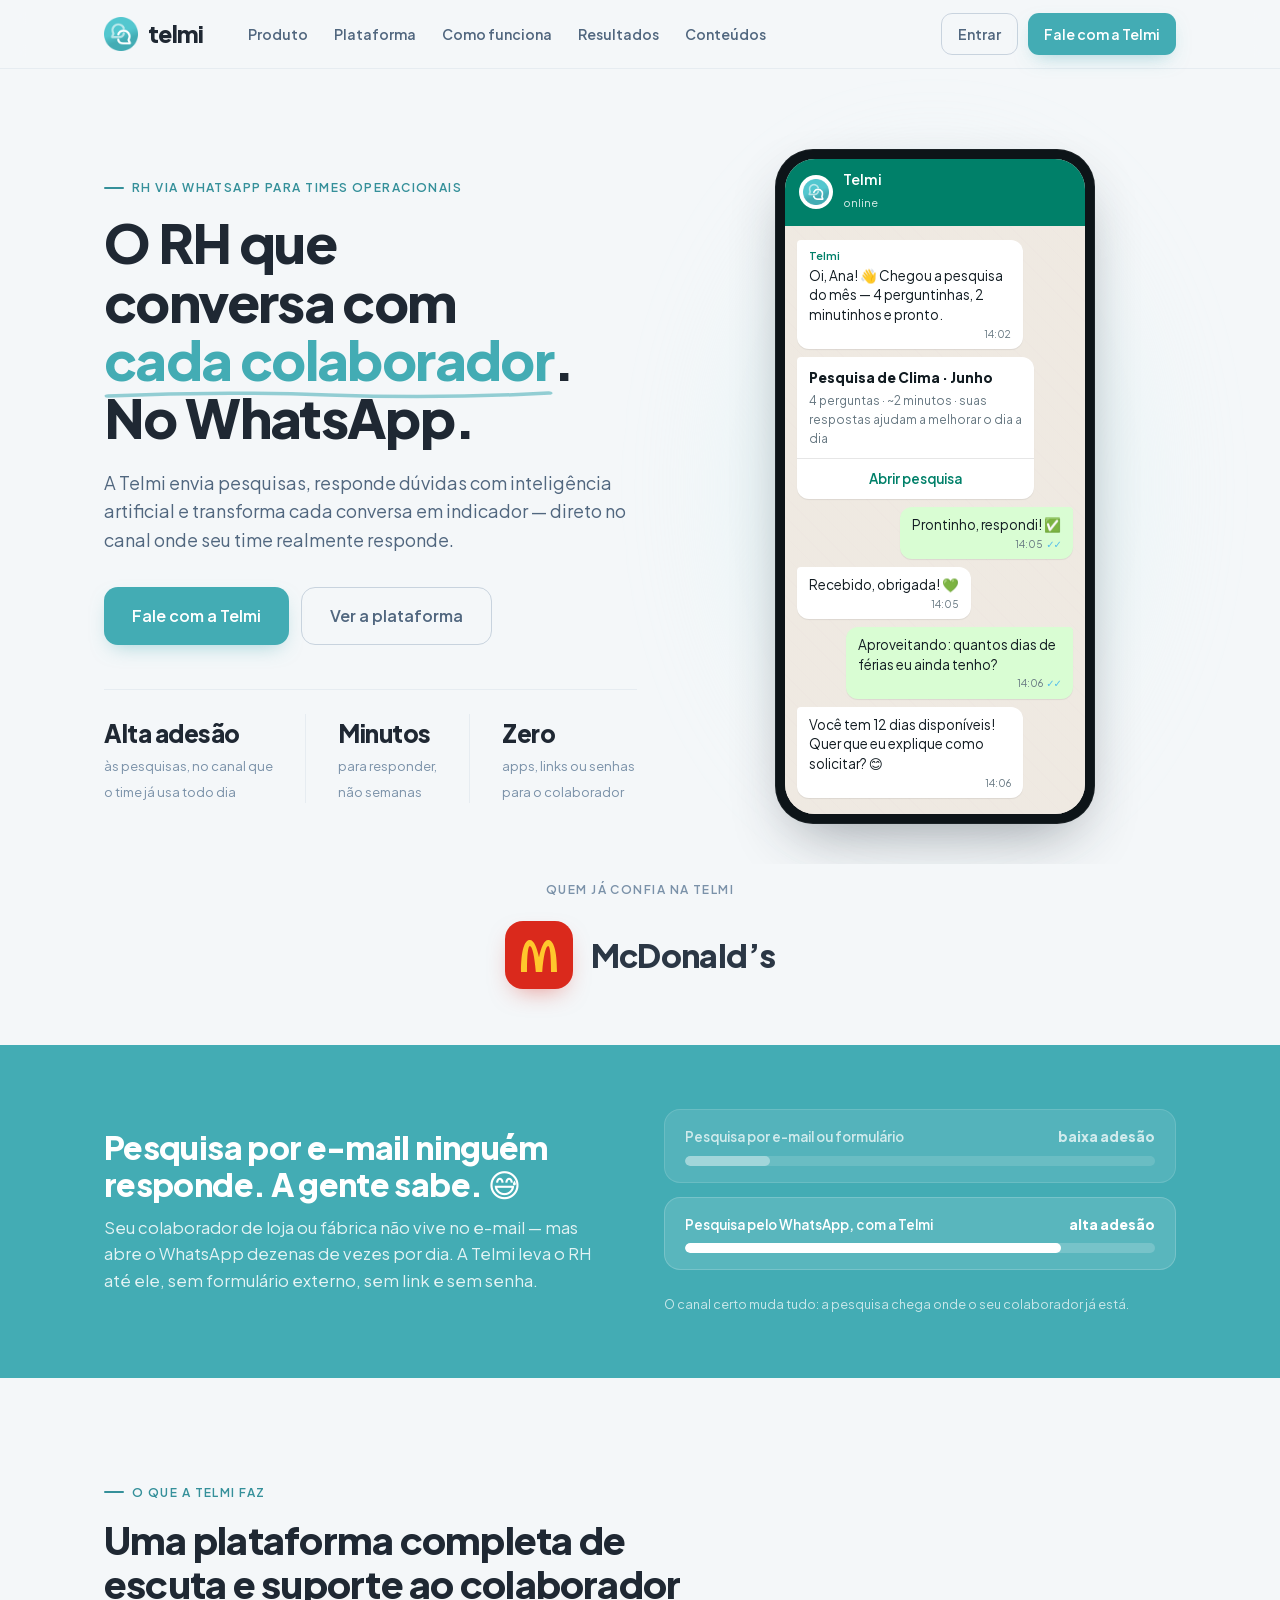
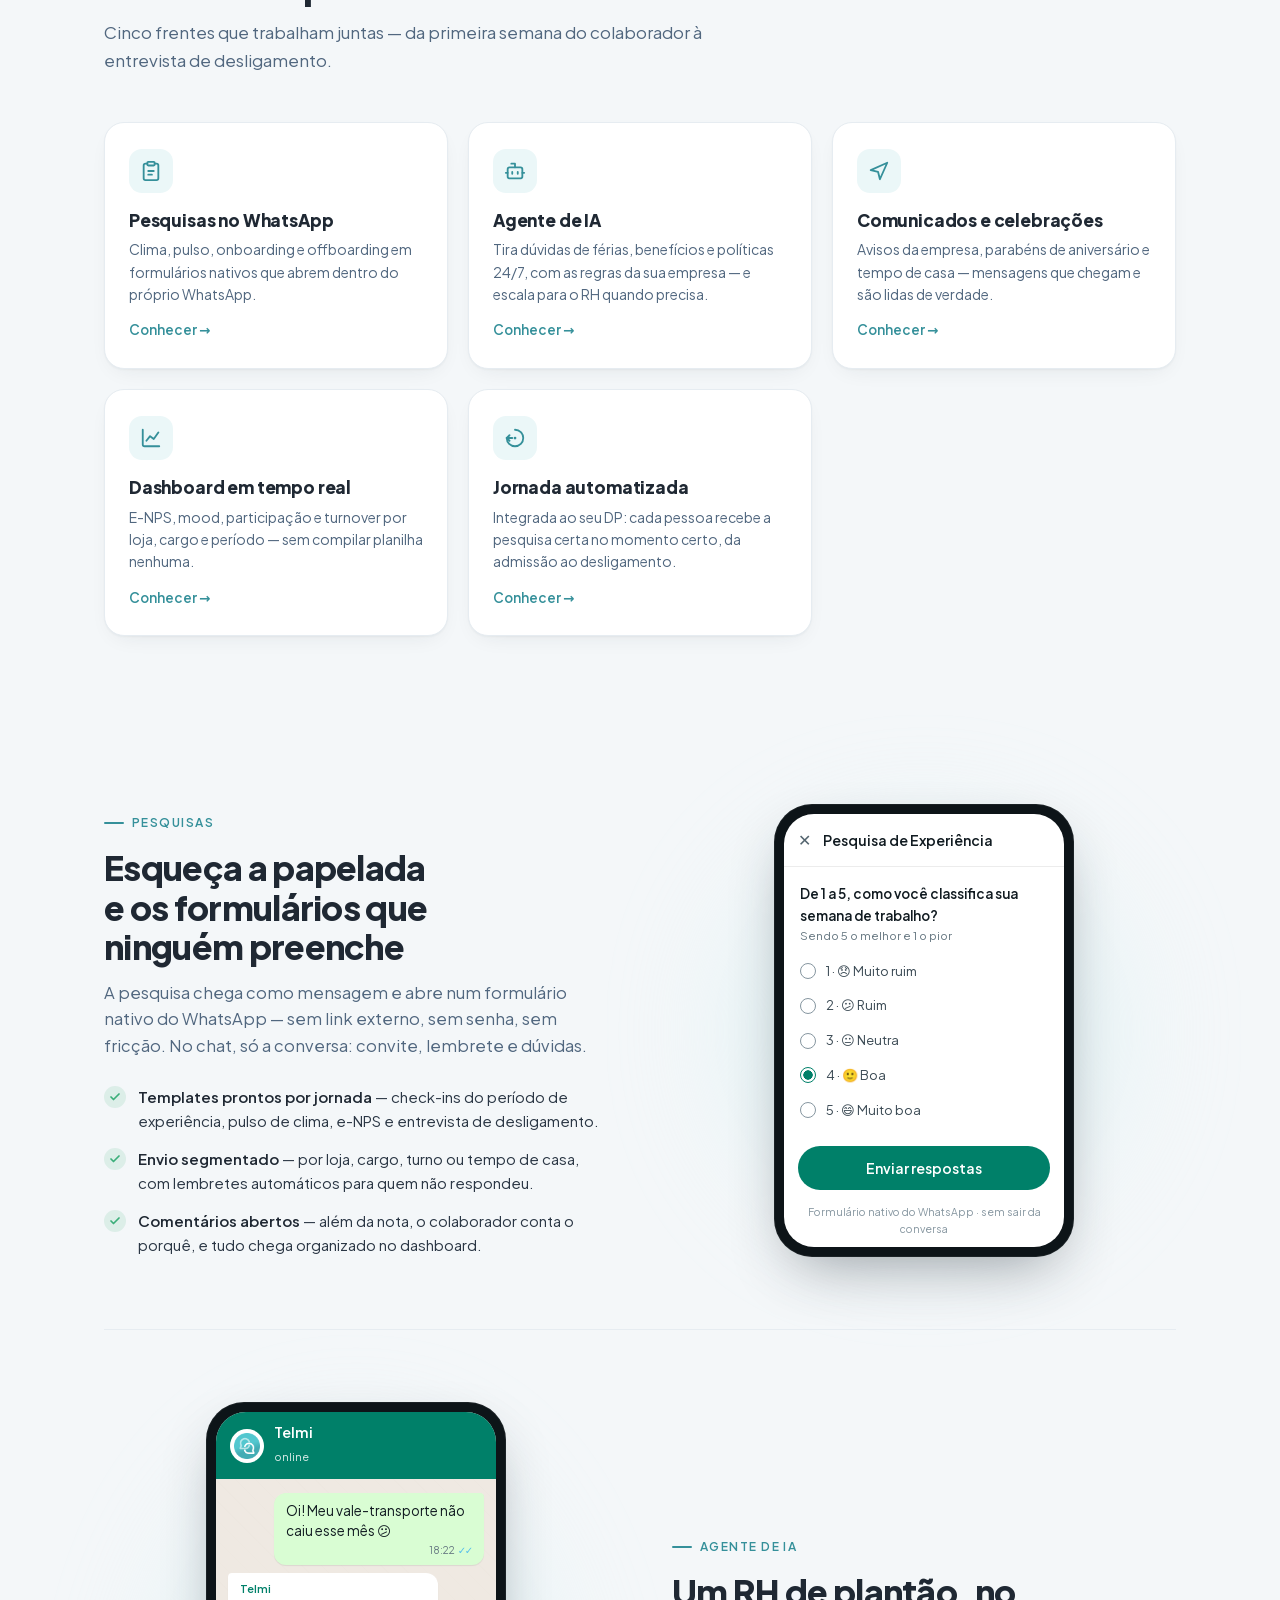
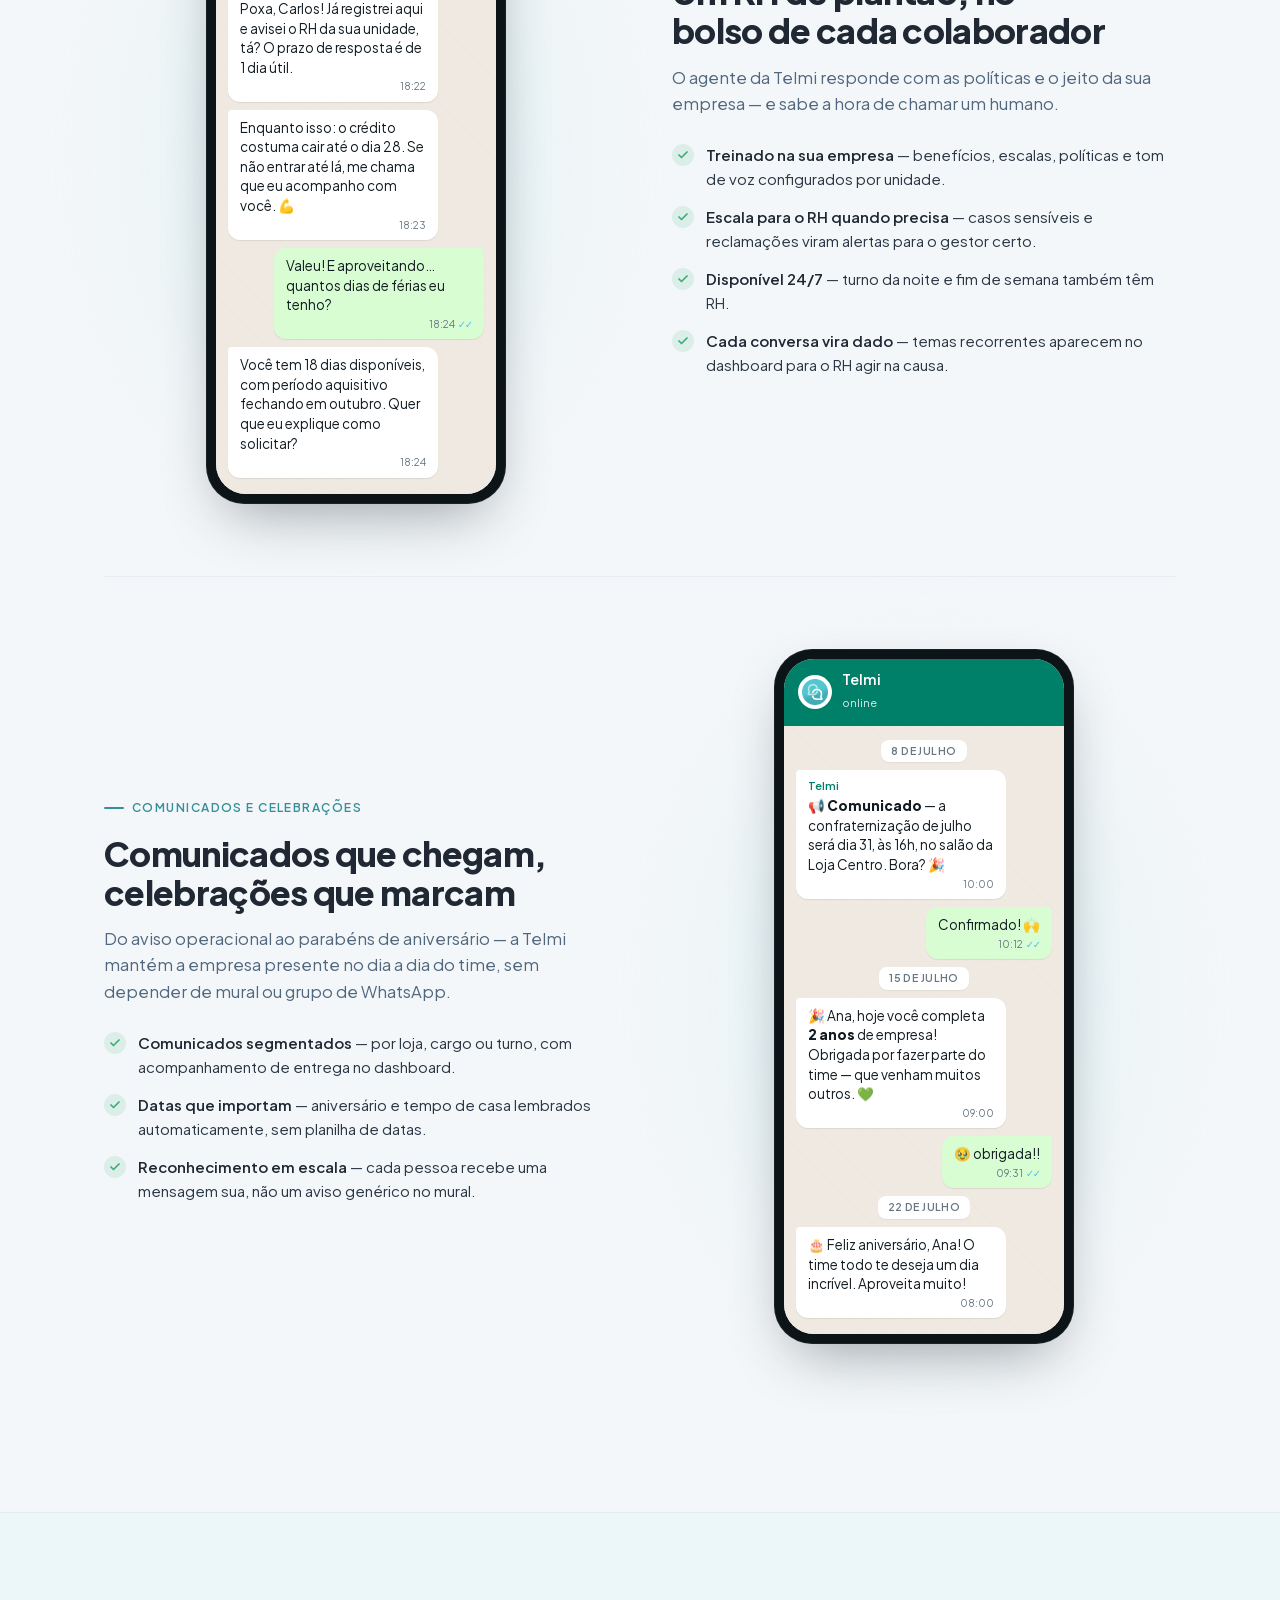
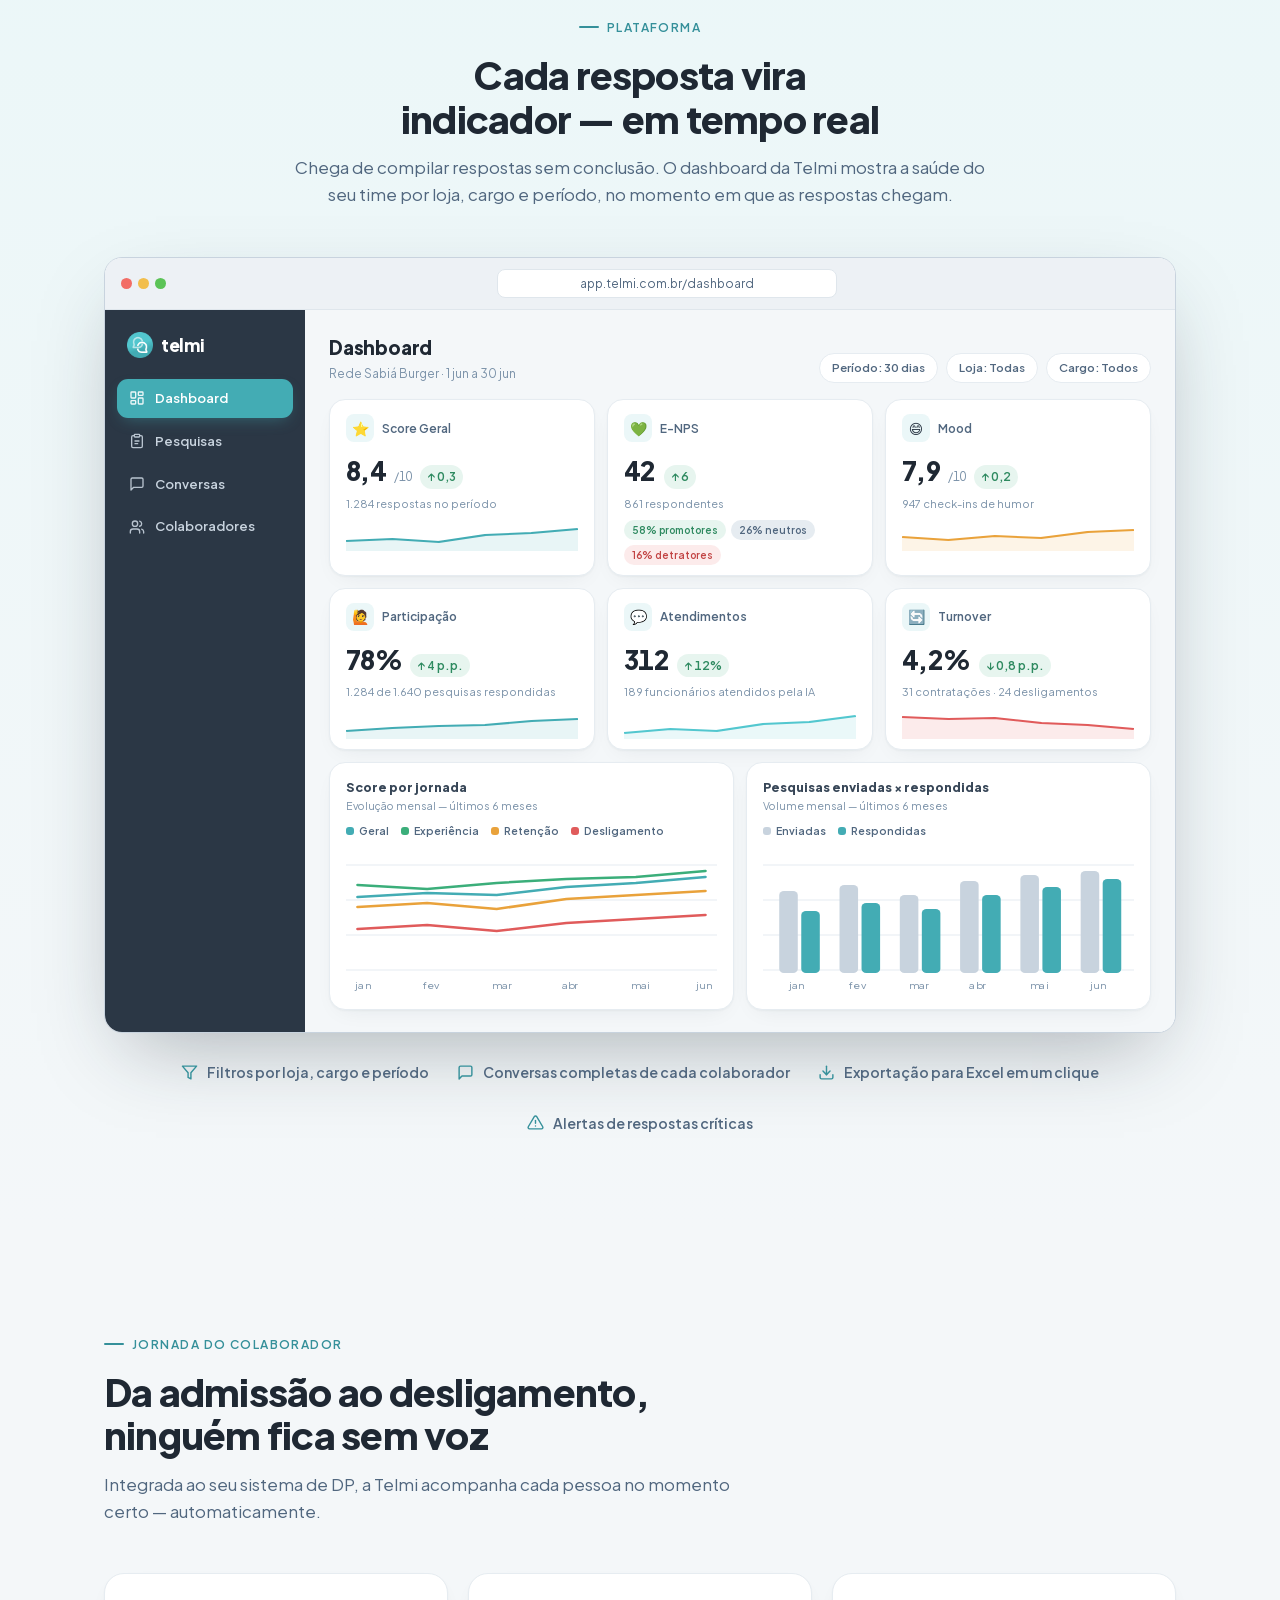
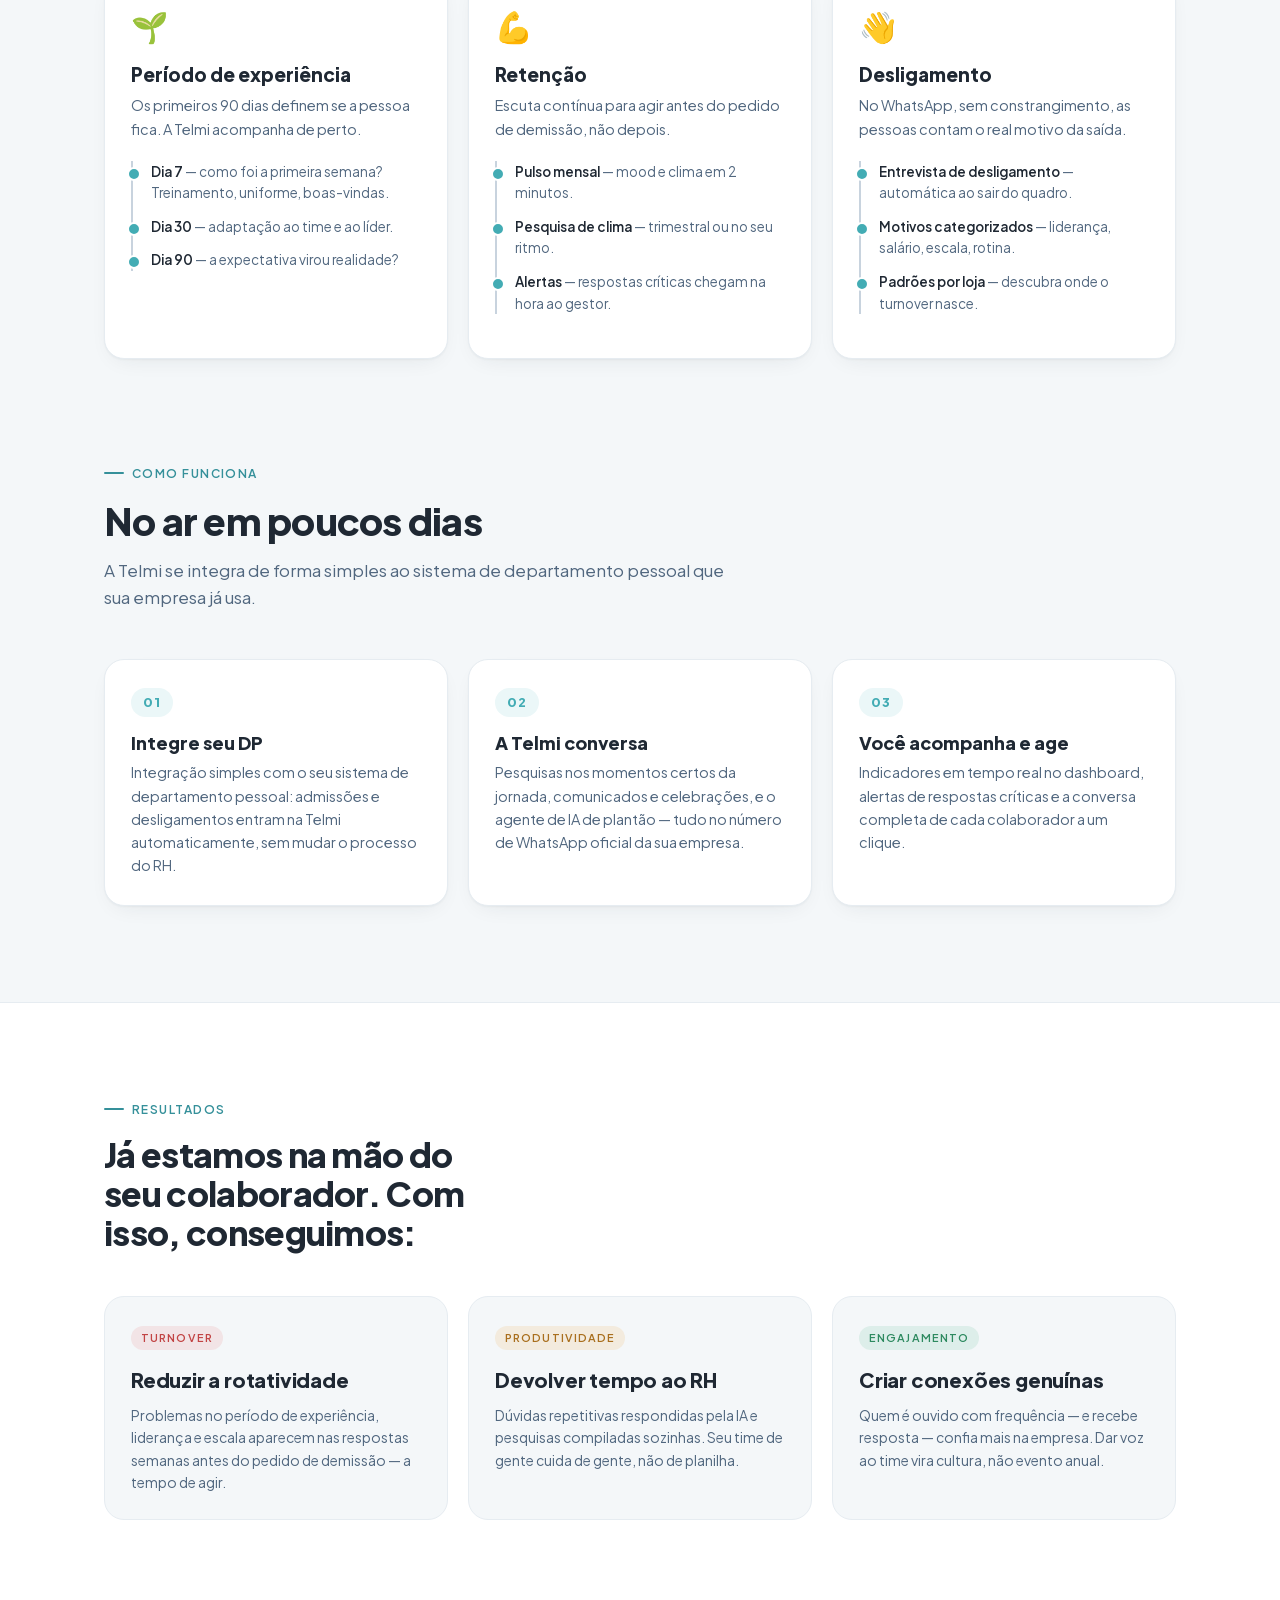
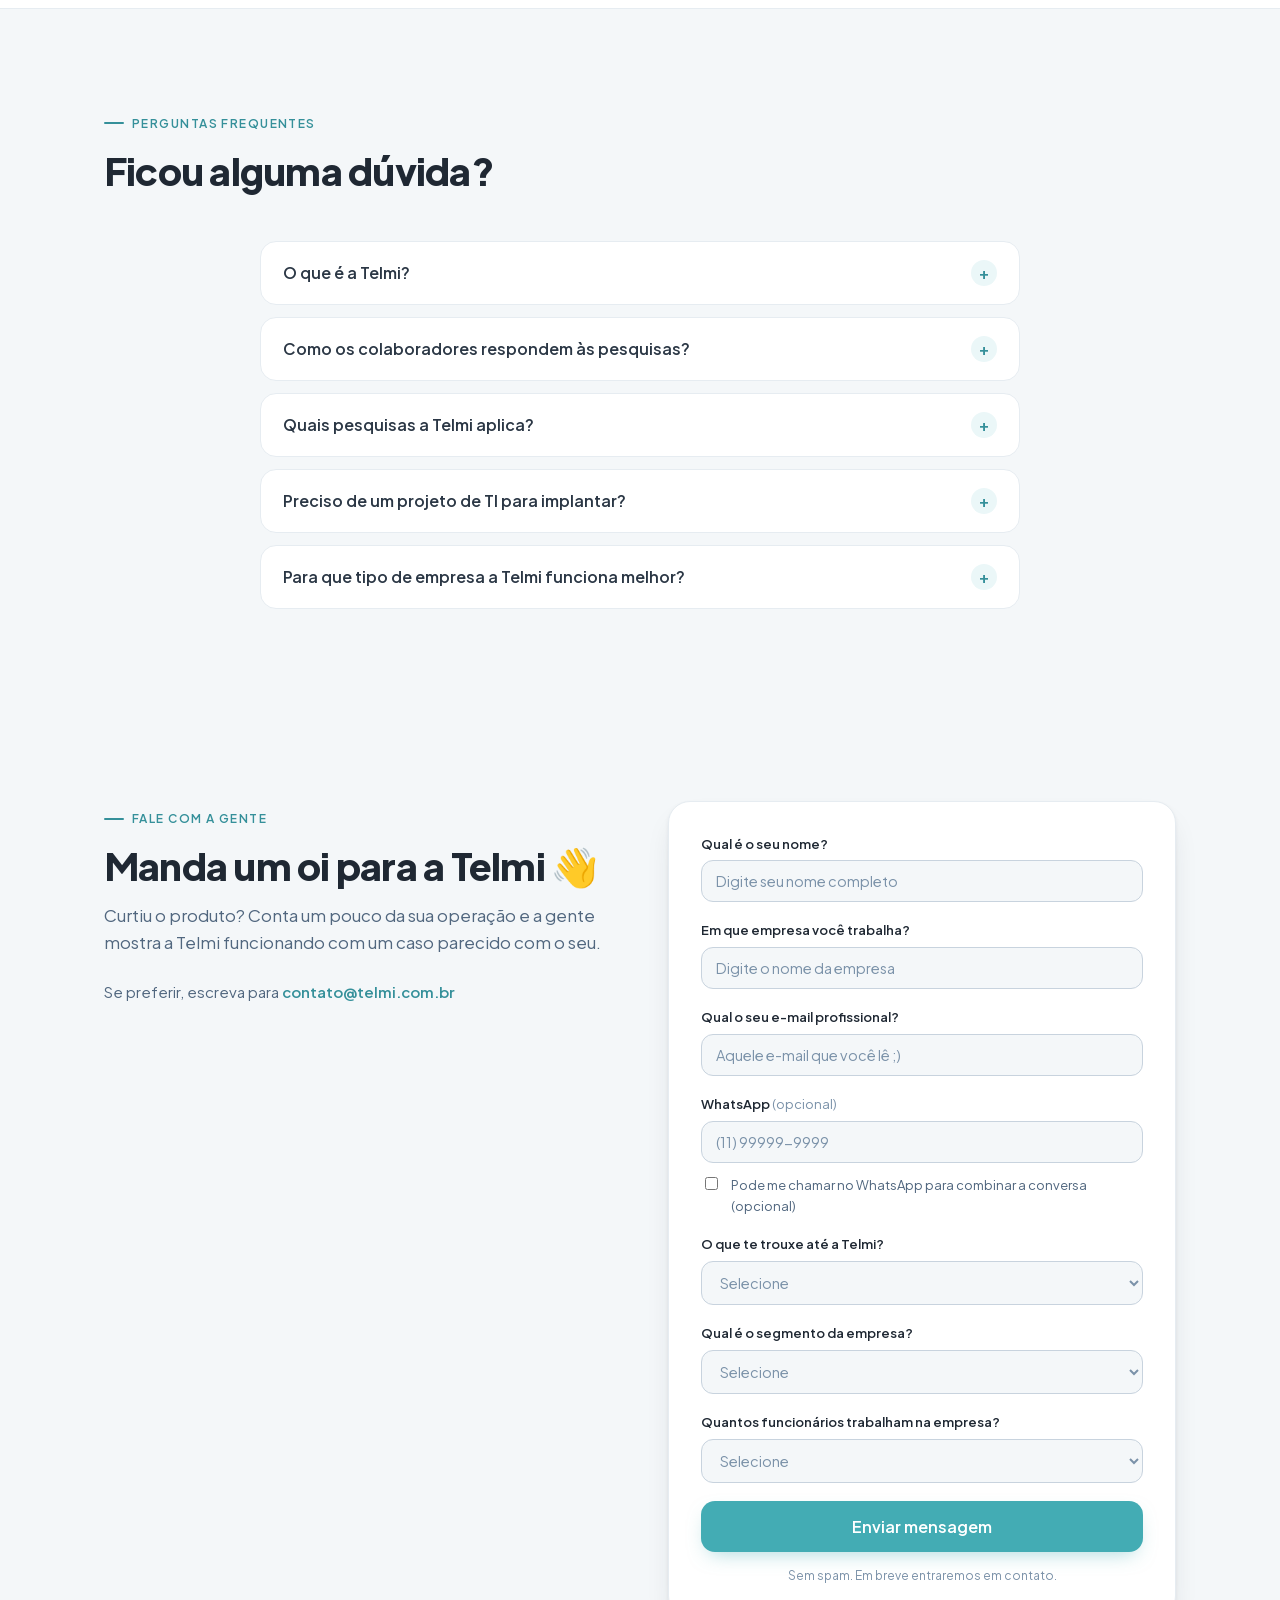
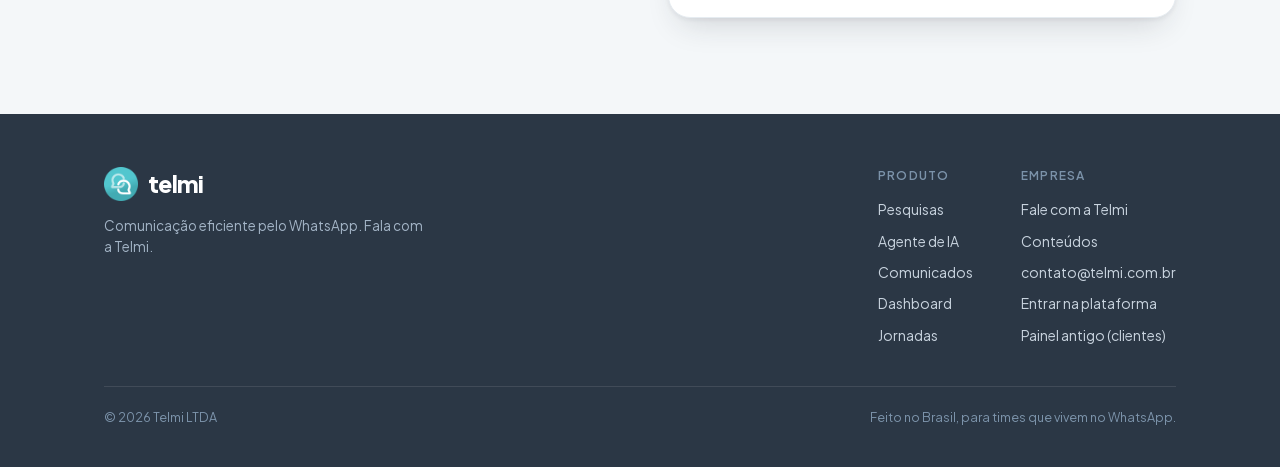
<file: index.html>
<!doctype html>
<html lang="pt-BR">
<head>
<meta charset="utf-8">
<meta name="viewport" content="width=device-width, initial-scale=1.0">
<title>Telmi — Pesquisa de clima, eNPS e RH pelo WhatsApp</title>
<meta name="description" content="A Telmi aplica pesquisa de clima, eNPS e pesquisas de experiência e desligamento pelo WhatsApp, responde dúvidas com IA e transforma cada conversa em indicador para o RH.">
<link rel="canonical" href="https://telmi.com.br/">
<link rel="icon" type="image/png" href="/assets/telmi-logo.png">
<link rel="apple-touch-icon" href="/assets/telmi-logo.png">
<meta property="og:title" content="Telmi — Pesquisa de clima, eNPS e RH pelo WhatsApp">
<meta property="og:description" content="Pesquisas, agente de IA e comunicados para seus colaboradores, direto no WhatsApp.">
<meta property="og:url" content="https://telmi.com.br/">
<meta property="og:type" content="website">
<meta property="og:site_name" content="Telmi">
<meta property="og:image" content="https://telmi.com.br/assets/og-image.png">
<meta property="og:image:width" content="1200">
<meta property="og:image:height" content="630">
<meta name="twitter:card" content="summary_large_image">
<script type="application/ld+json">
{
  "@context": "https://schema.org",
  "@graph": [
    {
      "@type": "Organization",
      "@id": "https://telmi.com.br/#org",
      "name": "Telmi",
      "url": "https://telmi.com.br/",
      "logo": "https://telmi.com.br/assets/telmi-logo.png",
      "email": "contato@telmi.com.br",
      "description": "Plataforma de RH que aplica pesquisas, envia comunicados e responde dúvidas de colaboradores pelo WhatsApp, com agente de IA e dashboard de indicadores.",
      "areaServed": "BR"
    },
    {
      "@type": "SoftwareApplication",
      "name": "Telmi",
      "url": "https://telmi.com.br/",
      "applicationCategory": "BusinessApplication",
      "operatingSystem": "Web",
      "publisher": { "@id": "https://telmi.com.br/#org" },
      "description": "Pesquisa de clima, eNPS, pesquisas de período de experiência e desligamento, comunicados e agente de IA de RH — tudo pelo WhatsApp, com indicadores em um dashboard para o RH."
    },
    {
      "@type": "FAQPage",
      "mainEntity": [
        {
          "@type": "Question",
          "name": "O que é a Telmi?",
          "acceptedAnswer": { "@type": "Answer", "text": "A Telmi é uma plataforma de RH que aplica pesquisas, envia comunicados e responde dúvidas de colaboradores pelo WhatsApp, com um agente de IA e um dashboard de indicadores para o time de RH." }
        },
        {
          "@type": "Question",
          "name": "Como os colaboradores respondem às pesquisas?",
          "acceptedAnswer": { "@type": "Answer", "text": "Pelo próprio WhatsApp, com formulários nativos (WhatsApp Flows): o colaborador toca no botão, responde e pronto — sem instalar aplicativo, sem link externo e sem senha." }
        },
        {
          "@type": "Question",
          "name": "Quais pesquisas a Telmi aplica?",
          "acceptedAnswer": { "@type": "Answer", "text": "Pesquisa de clima e eNPS recorrentes, acompanhamento do período de experiência, pesquisa de desligamento e pulsos rápidos. A Telmi também envia comunicados da empresa, mensagens de parabéns e de tempo de casa." }
        },
        {
          "@type": "Question",
          "name": "Preciso de um projeto de TI para implantar?",
          "acceptedAnswer": { "@type": "Answer", "text": "Não. A integração com o seu sistema de departamento pessoal é simples — uma exportação de planilha já resolve — e o onboarding é conduzido pela equipe da Telmi." }
        },
        {
          "@type": "Question",
          "name": "Para que tipo de empresa a Telmi funciona melhor?",
          "acceptedAnswer": { "@type": "Answer", "text": "Empresas com muitos funcionários operacionais — restaurantes e fast food, indústria de alimentos, varejo e logística — onde o WhatsApp é o canal que todo mundo já usa no dia a dia." }
        }
      ]
    }
  ]
}
</script>
<link rel="preload" href="/assets/fonts/plus-jakarta-sans-400.woff2" as="font" type="font/woff2" crossorigin>
<link rel="preload" href="/assets/fonts/plus-jakarta-sans-800.woff2" as="font" type="font/woff2" crossorigin>
<script>
// Analytics primeira-parte: pageview + eventos direto na Supabase (Edge
// Function site-event → tabela site_events → aba Site no admin do dashboard).
// Sem cookies e sem PII — o visitor id é aleatório, guardado no localStorage.
window.tlm = (function(){
  // Só conta em produção: localhost e o preview do Railway não sujam as métricas.
  if (!/(^|\.)telmi\.com\.br$/.test(location.hostname)) return { track: function(){} };
  var KEY = 'sb_publishable_ipFi9UJwiyWQy4yZXoXjzA_Pwo2_h5i';
  function rid(){ return Math.random().toString(36).slice(2) + Date.now().toString(36); }
  var vid, sid;
  try {
    vid = localStorage.getItem('_tlm_vid');
    if (!vid) { vid = rid(); localStorage.setItem('_tlm_vid', vid); }
    sid = sessionStorage.getItem('_tlm_sid');
    if (!sid) { sid = rid(); sessionStorage.setItem('_tlm_sid', sid); }
  } catch(e) { vid = rid(); sid = vid; }
  var q = new URLSearchParams(location.search);
  function send(type, name){
    try {
      fetch('https://itujwigckxlestpmmvbr.supabase.co/functions/v1/site-event', {
        method: 'POST', keepalive: true,
        headers: {'Content-Type':'application/json','apikey':KEY},
        body: JSON.stringify({
          type: type, name: name || null, vid: vid, sid: sid,
          path: location.pathname,
          referrer: document.referrer || null,
          utm_source: q.get('utm_source'), utm_medium: q.get('utm_medium'),
          utm_campaign: q.get('utm_campaign'),
          device: matchMedia('(max-width: 768px)').matches ? 'mobile' : 'desktop'
        })
      }).catch(function(){});
    } catch(e) {}
  }
  send('pageview');
  return { track: function(name){ send('event', name); } };
})();
</script>
<script>
// Escala do layout em telas largas: o design é fixo em ~1120px, então em vez de
// deixá-lo numa coluna centralizada com margens enormes, aplicamos `zoom`
// proporcional à largura da janela (contínuo, com teto) direto no <html> —
// roda antes do primeiro paint pra não piscar. Abaixo de 1360px o zoom é 1 e as
// media queries de tablet/mobile do CSS cuidam do resto. Fallback sem-JS: os
// breakpoints html{zoom} no <style>.
(function(){
  var BASE = 1360, MAX = 2.6;
  function fitZoom(){
    var w = window.innerWidth || document.documentElement.clientWidth;
    var z = w > BASE ? Math.min(w / BASE, MAX) : 1;
    document.documentElement.style.zoom = z;
  }
  fitZoom();
  addEventListener('resize', fitZoom, {passive:true});
})();
</script>
</head>
<body>
<style>
@font-face{font-family:'Jakarta';font-style:normal;font-weight:400;font-display:swap;src:url('/assets/fonts/plus-jakarta-sans-400.woff2') format('woff2')}
@font-face{font-family:'Jakarta';font-style:normal;font-weight:600;font-display:swap;src:url('/assets/fonts/plus-jakarta-sans-600.woff2') format('woff2')}
@font-face{font-family:'Jakarta';font-style:normal;font-weight:800;font-display:swap;src:url('/assets/fonts/plus-jakarta-sans-800.woff2') format('woff2')}

:root{
  color-scheme: light;
  --brand:#43ACB4; --brand-600:#35909A; --brand-700:#2A727C; --brand-300:#7DD2D8;
  --brand-100:#D5EFF1; --brand-50:#EBF7F8;
  --ink-900:#1F2833; --ink-800:#2B3745; --ink-700:#374657; --ink-500:#51677F;
  --ink-400:#7B92A9; --ink-200:#C8D3DE; --ink-100:#E6ECF1; --ink-50:#F4F7F9;
  --good:#3BAE7A; --warn:#E9A23B; --bad:#E05B5B;

  --bg:var(--ink-50); --surface:#ffffff; --surface-2:var(--brand-50);
  --text:var(--ink-800); --text-strong:var(--ink-900); --text-2:var(--ink-500);
  --muted:var(--ink-400); --line:var(--ink-100); --line-2:var(--ink-200);
  --nav-bg:rgba(244,247,249,.82);
  --shadow-card:0 1px 2px rgba(31,40,51,.04), 0 8px 24px -12px rgba(31,40,51,.12);
  --shadow-hover:0 2px 4px rgba(31,40,51,.06), 0 16px 32px -12px rgba(31,40,51,.18);
  --band-bg:var(--brand);
}

*{box-sizing:border-box}
html{scroll-behavior:smooth}
body{
  margin:0; background:var(--bg); color:var(--text);
  font-family:'Jakarta',system-ui,-apple-system,sans-serif;
  font-size:16px; line-height:1.6;
  -webkit-font-smoothing:antialiased;
}
::selection{background:var(--brand-100); color:var(--ink-900)}
h1,h2,h3{color:var(--text-strong); text-wrap:balance; line-height:1.15; margin:0}
p{margin:0}
a{color:inherit}
img{max-width:100%}
button{font-family:inherit}

.container{max-width:1120px; margin:0 auto; padding:0 24px}
/* O design inteiro é definido em px sobre um container de 1120px. Em telas
   largas escalamos tudo proporcionalmente (mockups inclusive) via `zoom` no
   <html>. O valor contínuo é calculado por JS (fitZoom, no <head>); estes
   breakpoints são só o fallback sem-JS — por isso vão em html{} (o inline do
   JS sobrepõe). Nada compõe zoom porque é sempre o mesmo elemento. */
@media (min-width:1360px){ html{zoom:1.06} }
@media (min-width:1600px){ html{zoom:1.20} }
@media (min-width:1920px){ html{zoom:1.42} }
@media (min-width:2300px){ html{zoom:1.72} }
@media (min-width:2800px){ html{zoom:2.06} }
@media (min-width:3400px){ html{zoom:2.40} }
.section{padding:96px 0}
.eyebrow{
  display:inline-flex; align-items:center; gap:8px;
  font-size:12px; font-weight:600; letter-spacing:.12em; text-transform:uppercase;
  color:var(--brand-600); margin-bottom:16px;
}
.eyebrow::before{content:""; width:20px; height:2px; background:currentColor; border-radius:2px}
.section-head{max-width:640px; margin-bottom:48px}
.section-head h2{font-size:clamp(28px,4vw,38px); font-weight:800; letter-spacing:-.02em}
.section-head p{margin-top:14px; font-size:17px; color:var(--text-2)}

/* ---------- nav ---------- */
.nav{
  position:sticky; top:0; z-index:50;
  background:var(--nav-bg); backdrop-filter:blur(12px); -webkit-backdrop-filter:blur(12px);
  border-bottom:1px solid var(--line);
}
.nav-inner{display:flex; align-items:center; gap:32px; height:68px}
.logo{display:flex; align-items:center; gap:10px; text-decoration:none}
.logo img{width:34px; height:34px; border-radius:9px}
.logo b{font-size:23px; font-weight:800; letter-spacing:-.03em; color:var(--text-strong); text-transform:lowercase}
.nav-links{display:flex; gap:26px; margin-left:12px; flex:1}
.nav-links a{font-size:14px; font-weight:600; color:var(--text-2); text-decoration:none; transition:color .15s}
.nav-links a:hover{color:var(--brand-600)}
.nav-cta{display:flex; gap:10px; margin-left:auto}
@media (max-width:840px){ .nav-links{display:none} }

.btn{
  display:inline-flex; align-items:center; justify-content:center; gap:8px;
  border-radius:14px; font-weight:600; font-size:15px; text-decoration:none;
  padding:12px 22px; border:none; cursor:pointer; white-space:nowrap;
  transition:transform .15s, box-shadow .15s, background .15s;
}
.btn:focus-visible, a:focus-visible, select:focus-visible, input:focus-visible{
  outline:2px solid var(--brand); outline-offset:2px;
}
.btn-primary{background:var(--brand); color:#fff; box-shadow:0 8px 20px -8px rgba(67,172,180,.5)}
.btn-primary:hover{background:var(--brand-600); transform:translateY(-1px)}
.btn-ghost{background:transparent; color:var(--text-2); border:1.5px solid var(--line-2)}
.btn-ghost:hover{border-color:var(--brand); color:var(--brand-600)}
.btn-sm{padding:9px 16px; font-size:14px; border-radius:11px}
.btn-lg{padding:15px 28px; font-size:16px}

/* ---------- hero ---------- */
.hero{padding:80px 0 40px; overflow:hidden}
.hero-grid{display:grid; grid-template-columns:1.05fr .95fr; gap:56px; align-items:center}
@media (max-width:920px){ .hero-grid{grid-template-columns:1fr} }
.hero h1{font-size:clamp(36px,5.2vw,54px); font-weight:800; letter-spacing:-.03em; line-height:1.08}
.hero h1 em{font-style:normal; color:var(--brand); position:relative; white-space:nowrap}
.hero h1 em svg{position:absolute; left:0; bottom:-6px; width:100%; height:10px}
.hero-sub{margin-top:22px; font-size:18px; color:var(--text-2); max-width:52ch}
.hero-ctas{margin-top:32px; display:flex; gap:12px; flex-wrap:wrap}
.hero-proof{margin-top:44px; display:flex; gap:0; flex-wrap:wrap; border-top:1px solid var(--line); padding-top:24px}
.proof-item{padding-right:32px; margin-right:32px; border-right:1px solid var(--line)}
.proof-item:last-child{border-right:none; margin-right:0; padding-right:0}
.proof-item b{display:block; font-size:24px; font-weight:800; color:var(--text-strong); letter-spacing:-.02em}
.proof-item span{font-size:13px; color:var(--muted)}

/* ---------- phone mockup ---------- */
.hero-visual{position:relative; display:flex; justify-content:center}
.phone{
  width:320px; background:#0d1418; border-radius:38px; padding:10px;
  box-shadow:0 24px 60px -20px rgba(31,40,51,.45), 0 0 0 1px rgba(255,255,255,.06) inset;
}
.phone-screen{border-radius:30px; overflow:hidden; background:#EFE9E2; display:flex; flex-direction:column}
.wa-header{background:#008069; color:#fff; display:flex; align-items:center; gap:10px; padding:12px 14px}
.wa-header .wa-avatar{
  width:34px; height:34px; border-radius:50%; background:#fff; flex-shrink:0;
  display:flex; align-items:center; justify-content:center; overflow:hidden;
}
.wa-avatar img{width:26px; height:26px}
.wa-header b{font-size:14.5px; font-weight:600; display:block; line-height:1.2}
.wa-header span{font-size:11px; opacity:.85}
.wa-chat{padding:14px 12px 16px; display:flex; flex-direction:column; gap:8px; min-height:340px;
  background:linear-gradient(rgba(239,233,226,.94),rgba(239,233,226,.94)),
  repeating-linear-gradient(45deg,#d8d0c4 0 1px,transparent 1px 14px)}
.bubble{
  max-width:82%; padding:8px 12px; font-size:13.5px; line-height:1.45; color:#111b21;
  border-radius:12px; box-shadow:0 1px 1px rgba(0,0,0,.08); position:relative;
}
.bubble .meta{display:flex; justify-content:flex-end; gap:3px; font-size:10px; color:#667781; margin-top:2px; align-items:center}
.bubble .meta .ticks{color:#53BDEB; font-weight:600; letter-spacing:-.12em}
.b-in{background:#fff; border-top-left-radius:4px; align-self:flex-start}
.b-out{background:#D9FDD3; border-top-right-radius:4px; align-self:flex-end}
.b-name{display:block; font-size:11px; font-weight:600; color:#008069; margin-bottom:2px}
.wa-day{align-self:center; background:#fff; border-radius:8px; padding:3px 10px; font-size:10.5px; font-weight:600;
  color:#667781; box-shadow:0 1px 1px rgba(0,0,0,.06); text-transform:uppercase; letter-spacing:.04em}
.wa-card{background:#fff; border-radius:12px; border-top-left-radius:4px; align-self:flex-start; max-width:86%;
  box-shadow:0 1px 1px rgba(0,0,0,.08); overflow:hidden; font-size:13px; color:#111b21}
.wa-card .wa-card-body{padding:10px 12px}
.wa-card .wa-card-btn{border-top:1px solid #e6e6e6; color:#008069; font-weight:600; text-align:center; padding:9px; font-size:13.5px}

/* WhatsApp Flow sheet (formulário nativo) */
.wa-flow{background:#fff; min-height:380px; display:flex; flex-direction:column}
.wa-flow-head{display:flex; align-items:center; gap:12px; padding:13px 14px; border-bottom:1px solid #ececec;
  font-weight:600; font-size:14px; color:#111b21}
.wa-flow-head .x{color:#54656f; font-size:16px; font-weight:400}
.wa-flow-body{padding:16px 16px 8px; flex:1}
.wa-q{font-size:13.5px; font-weight:600; color:#111b21; margin-bottom:8px}
.wa-q small{display:block; font-weight:400; color:#667781; font-size:11.5px; margin-top:1px}
.wa-opt{display:flex; align-items:center; gap:10px; padding:7px 0; color:#3b4a54; font-size:13px}
.wa-opt i{width:16px; height:16px; border:1.6px solid #8696a0; border-radius:50%; flex-shrink:0}
.wa-opt.sel i{border-color:#008069; background:radial-gradient(circle at center,#008069 45%,transparent 50%)}
.wa-flow-btn{margin:10px 14px 14px; background:#008069; color:#fff; border-radius:24px; text-align:center;
  padding:11px; font-weight:600; font-size:14px}
.wa-flow-note{text-align:center; font-size:10.5px; color:#8696a0; padding-bottom:10px}
@media (max-width:560px){
  .phone, .f-visual .phone, .hero-visual .phone{width:min(300px,100%)}
  .feature > div, .hero-grid > div, .contact-grid > *, .band-grid > div{min-width:0}
  .hero h1 em{white-space:normal}
  .hero h1 em svg{display:none}
  .proof-item{border-right:none; padding-right:0; margin-right:0; width:100%; margin-bottom:14px}
}

/* reveal animations */
@media (prefers-reduced-motion: no-preference){
  .chat-seq > *{opacity:0; transform:translateY(8px); animation:pop .45s cubic-bezier(.2,.7,.3,1) forwards}
  .chat-seq > *:nth-child(1){animation-delay:.25s}
  .chat-seq > *:nth-child(2){animation-delay:.85s}
  .chat-seq > *:nth-child(3){animation-delay:1.5s}
  .chat-seq > *:nth-child(4){animation-delay:2.15s}
  .chat-seq > *:nth-child(5){animation-delay:2.8s}
  .chat-seq > *:nth-child(6){animation-delay:3.45s}
  @keyframes pop{to{opacity:1; transform:none}}
  .reveal{opacity:0; transform:translateY(18px); transition:opacity .6s ease, transform .6s cubic-bezier(.2,.7,.3,1)}
  .reveal.in{opacity:1; transform:none}
  .modules .reveal:nth-child(3n+2), .journeys .reveal:nth-child(2), .how .reveal:nth-child(2),
  .results-grid .reveal:nth-child(2), .form-card.reveal{transition-delay:.1s}
  .modules .reveal:nth-child(3n), .journeys .reveal:nth-child(3), .how .reveal:nth-child(3),
  .results-grid .reveal:nth-child(3){transition-delay:.2s}
}

/* ---------- clients ---------- */
.clients{padding:16px 0 56px}
.clients-label{text-align:center; font-size:12px; font-weight:600; letter-spacing:.12em; text-transform:uppercase; color:var(--muted)}
.clients-row{margin-top:22px; display:flex; justify-content:center; align-items:center; flex-wrap:wrap}
.client{display:flex; align-items:center; gap:18px; font-weight:800; font-size:32px; letter-spacing:-.02em; color:var(--ink-800)}
.client-tile{width:68px; height:68px; border-radius:18px; background:#DA291C; display:flex; align-items:center; justify-content:center;
  box-shadow:0 10px 24px -10px rgba(218,41,28,.5)}
.client-tile svg{width:40px; height:36px}

/* ---------- teal band ---------- */
.band{background:var(--band-bg); color:#fff; padding:64px 0}
.band-grid{display:grid; grid-template-columns:1fr 1fr; gap:48px; align-items:center}
@media (max-width:840px){ .band-grid{grid-template-columns:1fr} }
.band h2{color:#fff; font-size:clamp(24px,3.4vw,32px); font-weight:800; letter-spacing:-.02em}
.band p{color:rgba(255,255,255,.85); margin-top:12px; font-size:16.5px}
.band-compare{display:flex; flex-direction:column; gap:14px}
.cmp{background:rgba(255,255,255,.12); border:1px solid rgba(255,255,255,.18); border-radius:16px; padding:16px 20px}
.cmp .cmp-top{display:flex; justify-content:space-between; gap:12px; font-size:13.5px; font-weight:600; margin-bottom:8px}
.cmp .cmp-top b{font-weight:800; white-space:nowrap}
.cmp .track{height:10px; background:rgba(255,255,255,.18); border-radius:99px; overflow:hidden}
.cmp .fill{height:100%; border-radius:99px; background:#fff}
.cmp.dim{opacity:.75}
.cmp.dim .fill{background:rgba(255,255,255,.55)}
.band-note{margin-top:10px; font-size:12.5px; color:rgba(255,255,255,.7)}

/* ---------- modules ---------- */
.modules{display:grid; grid-template-columns:repeat(3,1fr); gap:20px}
@media (max-width:980px){ .modules{grid-template-columns:repeat(2,1fr)} }
@media (max-width:560px){ .modules{grid-template-columns:1fr} }
.module{
  background:var(--surface); border:1px solid var(--line); border-radius:20px;
  padding:26px 24px; box-shadow:var(--shadow-card);
  transition:transform .2s, box-shadow .2s;
}
.module:hover{transform:translateY(-3px); box-shadow:var(--shadow-hover)}
.module .mod-ico{
  width:44px; height:44px; border-radius:13px; background:var(--surface-2);
  display:flex; align-items:center; justify-content:center; color:var(--brand-600); margin-bottom:18px;
}
.module .mod-ico svg{width:22px; height:22px}
.module h3{font-size:17px; font-weight:800; letter-spacing:-.01em}
.module p{margin-top:8px; font-size:14px; color:var(--text-2)}
.module a{display:inline-flex; align-items:center; gap:5px; margin-top:14px; font-size:13.5px; font-weight:600;
  color:var(--brand-600); text-decoration:none}
.module a:hover{gap:8px}

/* ---------- feature rows ---------- */
.feature{display:grid; grid-template-columns:1fr 1fr; gap:64px; align-items:center; padding:72px 0}
.feature + .feature{border-top:1px solid var(--line)}
@media (max-width:900px){ .feature{grid-template-columns:1fr; gap:40px} .feature .f-visual{order:-1} }
.feature h2{font-size:clamp(26px,3.4vw,34px); font-weight:800; letter-spacing:-.02em}
.feature > div > p{margin-top:14px; font-size:16.5px; color:var(--text-2)}
.f-list{list-style:none; margin:26px 0 0; padding:0; display:flex; flex-direction:column; gap:14px}
.f-list li{display:flex; gap:12px; font-size:15px}
.f-list li b{font-weight:600; color:var(--text-strong)}
.f-check{
  flex-shrink:0; width:22px; height:22px; border-radius:50%; margin-top:1px;
  background:rgba(59,174,122,.13); color:var(--good);
  display:flex; align-items:center; justify-content:center;
}
.f-check svg{width:12px; height:12px}
.f-visual{display:flex; justify-content:center; position:relative}
.f-visual .phone{width:300px}
.glow{position:absolute; inset:8% 12%; border-radius:50%; filter:blur(60px); opacity:.5; z-index:-1; background:var(--brand-100)}

/* ---------- dashboard mockup ---------- */
.dash-section{background:linear-gradient(var(--surface-2),var(--bg)); border-top:1px solid var(--line)}
.browser{
  border-radius:18px; overflow:hidden; border:1px solid var(--line-2);
  box-shadow:0 32px 80px -24px rgba(31,40,51,.35); background:#fff;
}
.browser-bar{display:flex; align-items:center; gap:8px; padding:11px 16px; background:#EDF1F5; border-bottom:1px solid #DFE6EC}
.browser-bar .dots{display:flex; gap:6px}
.browser-bar .dots i{width:11px; height:11px; border-radius:50%}
.browser-bar .url{
  flex:1; max-width:340px; margin:0 auto; background:#fff; border:1px solid #DFE6EC;
  border-radius:8px; font-size:12px; color:#51677F; text-align:center; padding:4px 12px;
}
.dash-scroll{overflow-x:auto}
.dash{display:grid; grid-template-columns:200px 1fr; min-width:920px; background:#F4F7F9; text-align:left}
.d-side{background:#2B3745; color:#fff; padding:18px 12px; display:flex; flex-direction:column; gap:4px}
.d-side .d-logo{display:flex; align-items:center; gap:8px; padding:4px 10px 16px}
.d-side .d-logo img{width:26px; height:26px; border-radius:7px}
.d-side .d-logo b{font-size:17px; font-weight:800; letter-spacing:-.02em; text-transform:lowercase; color:#fff}
.d-item{display:flex; align-items:center; gap:10px; padding:9px 12px; border-radius:11px; font-size:13px; font-weight:600; color:#C8D3DE}
.d-item svg{width:16px; height:16px; opacity:.9}
.d-item.active{background:#43ACB4; color:#fff; box-shadow:0 6px 16px -6px rgba(67,172,180,.45)}
.d-main{padding:22px 24px}
.d-header{display:flex; align-items:flex-end; justify-content:space-between; margin-bottom:16px}
.d-header h4{margin:0; font-size:19px; font-weight:800; color:#1F2833; letter-spacing:-.01em}
.d-header p{font-size:12px; color:#7B92A9; margin-top:2px}
.d-filters{display:flex; gap:8px}
.d-chip{background:#fff; border:1px solid #E6ECF1; border-radius:99px; font-size:11.5px; font-weight:600; color:#51677F; padding:5px 12px}
.kpis{display:grid; grid-template-columns:repeat(3,1fr); gap:12px}
.kpi{background:#fff; border:1px solid #E6ECF1; border-radius:16px; padding:14px 16px 10px;
  box-shadow:0 1px 2px rgba(31,40,51,.04), 0 8px 24px -12px rgba(31,40,51,.10)}
.kpi-top{display:flex; align-items:center; gap:8px; margin-bottom:8px}
.kpi-emoji{width:28px; height:28px; border-radius:8px; background:#EBF7F8; display:flex; align-items:center; justify-content:center; font-size:14px}
.kpi-title{font-size:12px; font-weight:600; color:#51677F}
.kpi-val{display:flex; align-items:baseline; gap:8px; font-variant-numeric:tabular-nums}
.kpi-val b{font-size:26px; font-weight:800; color:#1F2833; letter-spacing:-.02em}
.kpi-val span{font-size:12px; color:#7B92A9}
.delta{display:inline-flex; align-items:center; gap:2px; font-size:10.5px; font-weight:600; padding:2px 7px; border-radius:99px}
.delta.up{background:rgba(59,174,122,.12); color:#2E8A60}
.delta.down{background:rgba(224,91,91,.12); color:#C24444}
.kpi-sub{font-size:11px; color:#7B92A9; margin-top:3px}
.kpi-chips{display:flex; gap:5px; margin-top:7px; flex-wrap:wrap}
.kpi-chip{font-size:10px; font-weight:600; border-radius:99px; padding:2px 8px}
.kc-good{background:rgba(59,174,122,.12); color:#2E8A60}
.kc-neutral{background:#E6ECF1; color:#51677F}
.kc-bad{background:rgba(224,91,91,.12); color:#C24444}
.kpi svg.spark{display:block; width:100%; height:30px; margin-top:8px}
.d-charts{display:grid; grid-template-columns:1fr 1fr; gap:12px; margin-top:12px}
.d-chart{background:#fff; border:1px solid #E6ECF1; border-radius:16px; padding:14px 16px;
  box-shadow:0 1px 2px rgba(31,40,51,.04), 0 8px 24px -12px rgba(31,40,51,.10)}
.d-chart h5{margin:0; font-size:12.5px; font-weight:800; color:#374657}
.d-chart .ch-sub{font-size:10.5px; color:#7B92A9; margin-top:1px}
.legend{display:flex; gap:12px; flex-wrap:wrap; margin-top:8px}
.legend span{display:inline-flex; align-items:center; gap:5px; font-size:10.5px; font-weight:600; color:#51677F}
.legend i{width:8px; height:8px; border-radius:3px}
.d-chart svg{display:block; width:100%; height:150px; margin-top:6px}
.dash-caption{display:flex; justify-content:center; gap:28px; flex-wrap:wrap; margin-top:28px}
.dc-item{display:flex; align-items:center; gap:9px; font-size:14px; font-weight:600; color:var(--text-2)}
.dc-item svg{width:17px; height:17px; color:var(--brand-600); flex-shrink:0}

/* ---------- journeys ---------- */
.journeys{display:grid; grid-template-columns:repeat(3,1fr); gap:20px}
@media (max-width:840px){ .journeys{grid-template-columns:1fr} }
.journey{background:var(--surface); border:1px solid var(--line); border-radius:20px; padding:28px 26px; box-shadow:var(--shadow-card)}
.journey .j-emoji{font-size:30px}
.journey h3{font-size:19px; font-weight:800; margin-top:14px}
.journey > p{margin-top:8px; font-size:14.5px; color:var(--text-2)}
.j-steps{margin-top:20px; padding-left:0; list-style:none; border-left:2px solid var(--line-2); display:flex; flex-direction:column; gap:12px}
.j-steps li{position:relative; padding-left:18px; font-size:13.5px; color:var(--text-2)}
.j-steps li b{color:var(--text-strong); font-weight:600}
.j-steps li::before{content:""; position:absolute; left:-6px; top:6px; width:10px; height:10px; border-radius:50%;
  background:var(--brand); border:2px solid var(--surface)}

/* ---------- how ---------- */
.how{display:grid; grid-template-columns:repeat(3,1fr); gap:20px; counter-reset:step}
@media (max-width:840px){ .how{grid-template-columns:1fr} }
.step{background:var(--surface); border:1px solid var(--line); border-radius:20px; padding:28px 26px; box-shadow:var(--shadow-card); counter-increment:step; position:relative}
.step::before{
  content:counter(step, decimal-leading-zero);
  font-size:13px; font-weight:800; letter-spacing:.06em; color:var(--brand);
  display:inline-block; background:var(--surface-2); border-radius:99px; padding:4px 12px; margin-bottom:16px;
}
.step h3{font-size:18px; font-weight:800}
.step p{margin-top:8px; font-size:14.5px; color:var(--text-2)}

/* ---------- results ---------- */
.results{background:var(--surface); border-top:1px solid var(--line); border-bottom:1px solid var(--line); padding:88px 0}
.results h2{font-size:clamp(26px,3.6vw,34px); font-weight:800; letter-spacing:-.02em; max-width:560px}
.results-grid{display:grid; grid-template-columns:repeat(3,1fr); gap:20px; margin-top:44px}
@media (max-width:840px){ .results-grid{grid-template-columns:1fr} }
.result{background:var(--bg); border:1px solid var(--line); border-radius:20px; padding:26px}
.result b{display:block; font-size:20px; font-weight:800; color:var(--text-strong); letter-spacing:-.01em}
.result p{margin-top:8px; font-size:14px; color:var(--text-2)}
.result .r-tag{display:inline-block; font-size:11px; font-weight:600; letter-spacing:.1em; text-transform:uppercase; border-radius:99px; padding:3px 10px; margin-bottom:14px}
.rt-bad{background:rgba(224,91,91,.12); color:#C24444}
.rt-warn{background:rgba(233,162,59,.14); color:#A96F1E}
.rt-good{background:rgba(59,174,122,.12); color:#2E8A60}

/* ---------- contact ---------- */
.contact-grid{display:grid; grid-template-columns:1fr 1fr; gap:56px; align-items:start}
@media (max-width:840px){ .contact-grid{grid-template-columns:1fr} }
.contact h2{font-size:clamp(28px,4vw,38px); font-weight:800; letter-spacing:-.02em}
.contact-left p{margin-top:14px; font-size:17px; color:var(--text-2); max-width:44ch}
.contact-left .mail{margin-top:24px; font-size:15px}
.contact-left .mail a{color:var(--brand-600); font-weight:600; text-decoration:none}
.contact-left .mail a:hover{text-decoration:underline}
.form-card{background:var(--surface); border:1px solid var(--line); border-radius:22px; padding:32px; box-shadow:var(--shadow-hover)}
.form-card label{display:block; font-size:13px; font-weight:600; color:var(--text-strong); margin-bottom:6px}
.form-card .field{margin-bottom:18px}
.form-card input, .form-card select{
  width:100%; border:1.5px solid var(--line-2); background:var(--bg); color:var(--text);
  border-radius:12px; padding:11px 14px; font-size:14.5px; font-family:inherit;
  transition:border-color .15s;
}
.form-card input::placeholder{color:var(--muted)}
.form-card input:focus, .form-card select:focus{border-color:var(--brand); outline:none}
.form-card .opt{font-weight:400; color:var(--muted)}
.form-card .check{display:flex; gap:10px; align-items:flex-start; font-size:13px; font-weight:400; color:var(--text-2); margin:-6px 0 18px; cursor:pointer}
.form-card .check input{width:auto; margin-top:2px; accent-color:var(--brand)}
.form-card select:invalid{color:var(--muted)}
.form-card .hp{position:absolute; left:-9999px; width:1px; height:1px; overflow:hidden}
.form-note{font-size:12px; color:var(--muted); margin-top:14px; text-align:center}
.form-ok{text-align:center; padding:36px 0}
.form-ok .ok-emoji{font-size:42px}
.form-ok h3{font-size:22px; font-weight:800; margin-top:14px}
.form-ok p{margin-top:8px; color:var(--text-2); font-size:15px}

/* ---------- footer ---------- */
footer{background:var(--ink-800); color:#A3B4C6; padding:52px 0 40px}
.foot-grid{display:flex; justify-content:space-between; gap:32px; flex-wrap:wrap; align-items:flex-start}
.foot-brand .logo b{color:#fff}
.foot-brand p{margin-top:12px; font-size:13.5px; max-width:32ch}
.foot-links{display:flex; gap:48px; flex-wrap:wrap}
.foot-links div{display:flex; flex-direction:column; gap:9px}
.foot-links b{font-size:12px; font-weight:600; letter-spacing:.1em; text-transform:uppercase; color:#7B92A9; margin-bottom:4px}
.foot-links a{font-size:14px; color:#C8D3DE; text-decoration:none}
.foot-links a:hover{color:#fff}
.foot-bottom{border-top:1px solid rgba(255,255,255,.1); margin-top:40px; padding-top:20px; font-size:12.5px; color:#7B92A9;
  display:flex; justify-content:space-between; flex-wrap:wrap; gap:12px}
</style>

<nav class="nav">
  <div class="container nav-inner">
    <a class="logo" href="#top" aria-label="Telmi — início">
      <img src="/assets/telmi-logo.png" alt="">
      <b>telmi</b>
    </a>
    <div class="nav-links">
      <a href="#modulos">Produto</a>
      <a href="#plataforma">Plataforma</a>
      <a href="#como-funciona">Como funciona</a>
      <a href="#resultados">Resultados</a>
      <a href="/blog/">Conteúdos</a>
    </div>
    <div class="nav-cta">
      <a class="btn btn-ghost btn-sm" href="https://app.telmi.com.br/login">Entrar</a>
      <a class="btn btn-primary btn-sm" href="#contato">Fale com a Telmi</a>
    </div>
  </div>
</nav>

<header class="hero" id="top">
  <div class="container hero-grid">
    <div>
      <span class="eyebrow">RH via WhatsApp para times operacionais</span>
      <h1>O RH que conversa com <em>cada colaborador<svg viewBox="0 0 200 10" preserveAspectRatio="none" aria-hidden="true"><path d="M2 7 Q50 2 100 6 T198 4" fill="none" stroke="#43ACB4" stroke-width="3.5" stroke-linecap="round" opacity=".55"/></svg></em>. No WhatsApp.</h1>
      <p class="hero-sub">A Telmi envia pesquisas, responde dúvidas com inteligência artificial e transforma cada conversa em indicador — direto no canal onde seu time realmente responde.</p>
      <div class="hero-ctas">
        <a class="btn btn-primary btn-lg" href="#contato">Fale com a Telmi</a>
        <a class="btn btn-ghost btn-lg" href="#plataforma">Ver a plataforma</a>
      </div>
      <div class="hero-proof">
        <div class="proof-item"><b>Alta adesão</b><span>às pesquisas, no canal que<br>o time já usa todo dia</span></div>
        <div class="proof-item"><b>Minutos</b><span>para responder,<br>não semanas</span></div>
        <div class="proof-item"><b>Zero</b><span>apps, links ou senhas<br>para o colaborador</span></div>
      </div>
    </div>
    <div class="hero-visual">
      <div class="glow"></div>
      <div class="phone" aria-label="Exemplo de conversa da Telmi no WhatsApp">
        <div class="phone-screen">
          <div class="wa-header">
            <div class="wa-avatar"><img src="/assets/telmi-logo.png" alt=""></div>
            <div><b>Telmi</b><span>online</span></div>
          </div>
          <div class="wa-chat chat-seq">
            <div class="bubble b-in"><span class="b-name">Telmi</span>Oi, Ana! 👋 Chegou a pesquisa do mês — 4 perguntinhas, 2 minutinhos e pronto.<div class="meta">14:02</div></div>
            <div class="wa-card">
              <div class="wa-card-body">
                <b style="font-size:13.5px">Pesquisa de Clima · Junho</b>
                <p style="color:#667781; font-size:12px; margin-top:2px">4 perguntas · ~2 minutos · suas respostas ajudam a melhorar o dia a dia</p>
              </div>
              <div class="wa-card-btn">Abrir pesquisa</div>
            </div>
            <div class="bubble b-out">Prontinho, respondi! ✅<div class="meta">14:05 <span class="ticks">✓✓</span></div></div>
            <div class="bubble b-in">Recebido, obrigada! 💚<div class="meta">14:05</div></div>
            <div class="bubble b-out">Aproveitando: quantos dias de férias eu ainda tenho?<div class="meta">14:06 <span class="ticks">✓✓</span></div></div>
            <div class="bubble b-in">Você tem 12 dias disponíveis! Quer que eu explique como solicitar? 😊<div class="meta">14:06</div></div>
          </div>
        </div>
      </div>
    </div>
  </div>
</header>

<section class="clients">
  <div class="container">
    <p class="clients-label">Quem já confia na Telmi</p>
    <div class="clients-row">
      <div class="client">
        <span class="client-tile"><svg viewBox="0 0 100 85" aria-hidden="true"><path d="M5 85 C5 30 14 5 27 5 C38 5 45 25 50 48 C55 25 62 5 73 5 C86 5 95 30 95 85 L80 85 C80 40 77 20 73 20 C67 20 61 45 58 85 L42 85 C39 45 33 20 27 20 C23 20 20 40 20 85 Z" fill="#FFC72C"/></svg></span>
        <span>McDonald&rsquo;s</span>
      </div>
    </div>
  </div>
</section>

<section class="band">
  <div class="container band-grid reveal">
    <div>
      <h2>Pesquisa por e-mail ninguém responde. A gente sabe. 😅</h2>
      <p>Seu colaborador de loja ou fábrica não vive no e-mail — mas abre o WhatsApp dezenas de vezes por dia. A Telmi leva o RH até ele, sem formulário externo, sem link e sem senha.</p>
    </div>
    <div class="band-compare" role="img" aria-label="Comparação de adesão: pesquisas por e-mail têm baixa adesão; pelo WhatsApp com a Telmi, alta adesão">
      <div class="cmp dim">
        <div class="cmp-top"><span>Pesquisa por e-mail ou formulário</span><b>baixa adesão</b></div>
        <div class="track"><div class="fill" style="width:18%"></div></div>
      </div>
      <div class="cmp">
        <div class="cmp-top"><span>Pesquisa pelo WhatsApp, com a Telmi</span><b>alta adesão</b></div>
        <div class="track"><div class="fill" style="width:80%"></div></div>
      </div>
      <div class="band-note">O canal certo muda tudo: a pesquisa chega onde o seu colaborador já está.</div>
    </div>
  </div>
</section>

<section class="section" id="modulos">
  <div class="container">
    <div class="section-head reveal">
      <span class="eyebrow">O que a Telmi faz</span>
      <h2>Uma plataforma completa de escuta e suporte ao colaborador</h2>
      <p>Cinco frentes que trabalham juntas — da primeira semana do colaborador à entrevista de desligamento.</p>
    </div>
    <div class="modules">
      <div class="module reveal">
        <div class="mod-ico"><svg viewBox="0 0 24 24" fill="none" stroke="currentColor" stroke-width="2" stroke-linecap="round" stroke-linejoin="round"><rect x="8" y="2" width="8" height="4" rx="1"/><path d="M16 4h2a2 2 0 0 1 2 2v14a2 2 0 0 1-2 2H6a2 2 0 0 1-2-2V6a2 2 0 0 1 2-2h2"/><path d="M9 12h6M9 16h4"/></svg></div>
        <h3>Pesquisas no WhatsApp</h3>
        <p>Clima, pulso, onboarding e offboarding em formulários nativos que abrem dentro do próprio WhatsApp.</p>
        <a href="#f-pesquisas">Conhecer →</a>
      </div>
      <div class="module reveal">
        <div class="mod-ico"><svg viewBox="0 0 24 24" fill="none" stroke="currentColor" stroke-width="2" stroke-linecap="round" stroke-linejoin="round"><path d="M12 8V4H8"/><rect x="4" y="8" width="16" height="12" rx="2"/><path d="M2 14h2M20 14h2M15 13v2M9 13v2"/></svg></div>
        <h3>Agente de IA</h3>
        <p>Tira dúvidas de férias, benefícios e políticas 24/7, com as regras da sua empresa — e escala para o RH quando precisa.</p>
        <a href="#f-agente">Conhecer →</a>
      </div>
      <div class="module reveal">
        <div class="mod-ico"><svg viewBox="0 0 24 24" fill="none" stroke="currentColor" stroke-width="2" stroke-linecap="round" stroke-linejoin="round"><path d="M3 11l18-8-8 18-2-8-8-2z"/></svg></div>
        <h3>Comunicados e celebrações</h3>
        <p>Avisos da empresa, parabéns de aniversário e tempo de casa — mensagens que chegam e são lidas de verdade.</p>
        <a href="#f-comunicados">Conhecer →</a>
      </div>
      <div class="module reveal">
        <div class="mod-ico"><svg viewBox="0 0 24 24" fill="none" stroke="currentColor" stroke-width="2" stroke-linecap="round" stroke-linejoin="round"><path d="M3 3v16a2 2 0 0 0 2 2h16"/><path d="M7 15l4-5 4 3 5-7"/></svg></div>
        <h3>Dashboard em tempo real</h3>
        <p>E-NPS, mood, participação e turnover por loja, cargo e período — sem compilar planilha nenhuma.</p>
        <a href="#plataforma">Conhecer →</a>
      </div>
      <div class="module reveal">
        <div class="mod-ico"><svg viewBox="0 0 24 24" fill="none" stroke="currentColor" stroke-width="2" stroke-linecap="round" stroke-linejoin="round"><path d="M3 12a9 9 0 1 0 9-9"/><path d="M3 12h6"/><path d="M6 9l-3 3 3 3"/><circle cx="12" cy="12" r="1.5" fill="currentColor" stroke="none"/></svg></div>
        <h3>Jornada automatizada</h3>
        <p>Integrada ao seu DP: cada pessoa recebe a pesquisa certa no momento certo, da admissão ao desligamento.</p>
        <a href="#jornadas">Conhecer →</a>
      </div>
    </div>
  </div>
</section>

<section class="section" style="padding-top:0">
  <div class="container">

    <div class="feature" id="f-pesquisas">
      <div class="reveal">
        <span class="eyebrow">Pesquisas</span>
        <h2>Esqueça a papelada e os formulários que ninguém preenche</h2>
        <p>A pesquisa chega como mensagem e abre num formulário nativo do WhatsApp — sem link externo, sem senha, sem fricção. No chat, só a conversa: convite, lembrete e dúvidas.</p>
        <ul class="f-list">
          <li><span class="f-check"><svg viewBox="0 0 24 24" fill="none" stroke="currentColor" stroke-width="3.5" stroke-linecap="round" stroke-linejoin="round"><path d="M20 6L9 17l-5-5"/></svg></span><div><b>Templates prontos por jornada</b> — check-ins do período de experiência, pulso de clima, e-NPS e entrevista de desligamento.</div></li>
          <li><span class="f-check"><svg viewBox="0 0 24 24" fill="none" stroke="currentColor" stroke-width="3.5" stroke-linecap="round" stroke-linejoin="round"><path d="M20 6L9 17l-5-5"/></svg></span><div><b>Envio segmentado</b> — por loja, cargo, turno ou tempo de casa, com lembretes automáticos para quem não respondeu.</div></li>
          <li><span class="f-check"><svg viewBox="0 0 24 24" fill="none" stroke="currentColor" stroke-width="3.5" stroke-linecap="round" stroke-linejoin="round"><path d="M20 6L9 17l-5-5"/></svg></span><div><b>Comentários abertos</b> — além da nota, o colaborador conta o porquê, e tudo chega organizado no dashboard.</div></li>
        </ul>
      </div>
      <div class="f-visual reveal">
        <div class="glow"></div>
        <div class="phone" aria-label="Formulário nativo de pesquisa (WhatsApp Flow)">
          <div class="phone-screen">
            <div class="wa-flow">
              <div class="wa-flow-head"><span class="x">✕</span> Pesquisa de Experiência</div>
              <div class="wa-flow-body">
                <div class="wa-q">De 1 a 5, como você classifica sua semana de trabalho?<small>Sendo 5 o melhor e 1 o pior</small></div>
                <div class="wa-opt"><i></i>1 · 😞 Muito ruim</div>
                <div class="wa-opt"><i></i>2 · 😕 Ruim</div>
                <div class="wa-opt"><i></i>3 · 😐 Neutra</div>
                <div class="wa-opt sel"><i></i>4 · 🙂 Boa</div>
                <div class="wa-opt"><i></i>5 · 😄 Muito boa</div>
              </div>
              <div class="wa-flow-btn">Enviar respostas</div>
              <div class="wa-flow-note">Formulário nativo do WhatsApp · sem sair da conversa</div>
            </div>
          </div>
        </div>
      </div>
    </div>

    <div class="feature" id="f-agente">
      <div class="f-visual reveal">
        <div class="glow"></div>
        <div class="phone" aria-label="Conversa com o agente de IA da Telmi">
          <div class="phone-screen">
            <div class="wa-header">
              <div class="wa-avatar"><img src="/assets/telmi-logo.png" alt=""></div>
              <div><b>Telmi</b><span>online</span></div>
            </div>
            <div class="wa-chat">
              <div class="bubble b-out">Oi! Meu vale-transporte não caiu esse mês 😕<div class="meta">18:22 <span class="ticks">✓✓</span></div></div>
              <div class="bubble b-in"><span class="b-name">Telmi</span>Poxa, Carlos! Já registrei aqui e avisei o RH da sua unidade, tá? O prazo de resposta é de 1 dia útil.<div class="meta">18:22</div></div>
              <div class="bubble b-in">Enquanto isso: o crédito costuma cair até o dia 28. Se não entrar até lá, me chama que eu acompanho com você. 💪<div class="meta">18:23</div></div>
              <div class="bubble b-out">Valeu! E aproveitando… quantos dias de férias eu tenho?<div class="meta">18:24 <span class="ticks">✓✓</span></div></div>
              <div class="bubble b-in">Você tem 18 dias disponíveis, com período aquisitivo fechando em outubro. Quer que eu explique como solicitar?<div class="meta">18:24</div></div>
            </div>
          </div>
        </div>
      </div>
      <div class="reveal">
        <span class="eyebrow">Agente de IA</span>
        <h2>Um RH de plantão, no bolso de cada colaborador</h2>
        <p>O agente da Telmi responde com as políticas e o jeito da sua empresa — e sabe a hora de chamar um humano.</p>
        <ul class="f-list">
          <li><span class="f-check"><svg viewBox="0 0 24 24" fill="none" stroke="currentColor" stroke-width="3.5" stroke-linecap="round" stroke-linejoin="round"><path d="M20 6L9 17l-5-5"/></svg></span><div><b>Treinado na sua empresa</b> — benefícios, escalas, políticas e tom de voz configurados por unidade.</div></li>
          <li><span class="f-check"><svg viewBox="0 0 24 24" fill="none" stroke="currentColor" stroke-width="3.5" stroke-linecap="round" stroke-linejoin="round"><path d="M20 6L9 17l-5-5"/></svg></span><div><b>Escala para o RH quando precisa</b> — casos sensíveis e reclamações viram alertas para o gestor certo.</div></li>
          <li><span class="f-check"><svg viewBox="0 0 24 24" fill="none" stroke="currentColor" stroke-width="3.5" stroke-linecap="round" stroke-linejoin="round"><path d="M20 6L9 17l-5-5"/></svg></span><div><b>Disponível 24/7</b> — turno da noite e fim de semana também têm RH.</div></li>
          <li><span class="f-check"><svg viewBox="0 0 24 24" fill="none" stroke="currentColor" stroke-width="3.5" stroke-linecap="round" stroke-linejoin="round"><path d="M20 6L9 17l-5-5"/></svg></span><div><b>Cada conversa vira dado</b> — temas recorrentes aparecem no dashboard para o RH agir na causa.</div></li>
        </ul>
      </div>
    </div>

    <div class="feature" id="f-comunicados">
      <div class="reveal">
        <span class="eyebrow">Comunicados e celebrações</span>
        <h2>Comunicados que chegam, celebrações que marcam</h2>
        <p>Do aviso operacional ao parabéns de aniversário — a Telmi mantém a empresa presente no dia a dia do time, sem depender de mural ou grupo de WhatsApp.</p>
        <ul class="f-list">
          <li><span class="f-check"><svg viewBox="0 0 24 24" fill="none" stroke="currentColor" stroke-width="3.5" stroke-linecap="round" stroke-linejoin="round"><path d="M20 6L9 17l-5-5"/></svg></span><div><b>Comunicados segmentados</b> — por loja, cargo ou turno, com acompanhamento de entrega no dashboard.</div></li>
          <li><span class="f-check"><svg viewBox="0 0 24 24" fill="none" stroke="currentColor" stroke-width="3.5" stroke-linecap="round" stroke-linejoin="round"><path d="M20 6L9 17l-5-5"/></svg></span><div><b>Datas que importam</b> — aniversário e tempo de casa lembrados automaticamente, sem planilha de datas.</div></li>
          <li><span class="f-check"><svg viewBox="0 0 24 24" fill="none" stroke="currentColor" stroke-width="3.5" stroke-linecap="round" stroke-linejoin="round"><path d="M20 6L9 17l-5-5"/></svg></span><div><b>Reconhecimento em escala</b> — cada pessoa recebe uma mensagem sua, não um aviso genérico no mural.</div></li>
        </ul>
      </div>
      <div class="f-visual reveal">
        <div class="glow"></div>
        <div class="phone" aria-label="Comunicados e mensagens de celebração no WhatsApp">
          <div class="phone-screen">
            <div class="wa-header">
              <div class="wa-avatar"><img src="/assets/telmi-logo.png" alt=""></div>
              <div><b>Telmi</b><span>online</span></div>
            </div>
            <div class="wa-chat">
              <span class="wa-day">8 de julho</span>
              <div class="bubble b-in"><span class="b-name">Telmi</span>📢 <b>Comunicado</b> — a confraternização de julho será dia 31, às 16h, no salão da Loja Centro. Bora? 🎉<div class="meta">10:00</div></div>
              <div class="bubble b-out">Confirmado! 🙌<div class="meta">10:12 <span class="ticks">✓✓</span></div></div>
              <span class="wa-day">15 de julho</span>
              <div class="bubble b-in">🎉 Ana, hoje você completa <b>2 anos</b> de empresa! Obrigada por fazer parte do time — que venham muitos outros. 💚<div class="meta">09:00</div></div>
              <div class="bubble b-out">🥹 obrigada!!<div class="meta">09:31 <span class="ticks">✓✓</span></div></div>
              <span class="wa-day">22 de julho</span>
              <div class="bubble b-in">🎂 Feliz aniversário, Ana! O time todo te deseja um dia incrível. Aproveita muito!<div class="meta">08:00</div></div>
            </div>
          </div>
        </div>
      </div>
    </div>

  </div>
</section>

<section class="section dash-section" id="plataforma">
  <div class="container">
    <div class="section-head reveal" style="max-width:720px; margin-left:auto; margin-right:auto; text-align:center">
      <span class="eyebrow" style="justify-content:center">Plataforma</span>
      <h2>Cada resposta vira indicador — em tempo real</h2>
      <p>Chega de compilar respostas sem conclusão. O dashboard da Telmi mostra a saúde do seu time por loja, cargo e período, no momento em que as respostas chegam.</p>
    </div>

    <div class="browser reveal">
      <div class="browser-bar">
        <div class="dots"><i style="background:#F26D66"></i><i style="background:#F2BE4C"></i><i style="background:#5BC356"></i></div>
        <div class="url">app.telmi.com.br/dashboard</div>
      </div>
      <div class="dash-scroll">
      <div class="dash" role="img" aria-label="Tela do dashboard da Telmi com indicadores de Score Geral, E-NPS, Mood, Participação, Atendimentos e Turnover, e gráficos de evolução mensal">
        <div class="d-side">
          <div class="d-logo"><img src="/assets/telmi-logo.png" alt=""><b>telmi</b></div>
          <div class="d-item active"><svg viewBox="0 0 24 24" fill="none" stroke="currentColor" stroke-width="2" stroke-linecap="round" stroke-linejoin="round"><rect x="3" y="3" width="7" height="9" rx="1"/><rect x="14" y="3" width="7" height="5" rx="1"/><rect x="14" y="12" width="7" height="9" rx="1"/><rect x="3" y="16" width="7" height="5" rx="1"/></svg>Dashboard</div>
          <div class="d-item"><svg viewBox="0 0 24 24" fill="none" stroke="currentColor" stroke-width="2" stroke-linecap="round" stroke-linejoin="round"><rect x="8" y="2" width="8" height="4" rx="1"/><path d="M16 4h2a2 2 0 0 1 2 2v14a2 2 0 0 1-2 2H6a2 2 0 0 1-2-2V6a2 2 0 0 1 2-2h2"/><path d="M9 12h6M9 16h4"/></svg>Pesquisas</div>
          <div class="d-item"><svg viewBox="0 0 24 24" fill="none" stroke="currentColor" stroke-width="2" stroke-linecap="round" stroke-linejoin="round"><path d="M21 15a2 2 0 0 1-2 2H7l-4 4V5a2 2 0 0 1 2-2h14a2 2 0 0 1 2 2z"/></svg>Conversas</div>
          <div class="d-item"><svg viewBox="0 0 24 24" fill="none" stroke="currentColor" stroke-width="2" stroke-linecap="round" stroke-linejoin="round"><path d="M16 21v-2a4 4 0 0 0-4-4H6a4 4 0 0 0-4 4v2"/><circle cx="9" cy="7" r="4"/><path d="M22 21v-2a4 4 0 0 0-3-3.87M16 3.13a4 4 0 0 1 0 7.75"/></svg>Colaboradores</div>
        </div>
        <div class="d-main">
          <div class="d-header">
            <div>
              <h4>Dashboard</h4>
              <p>Rede Sabiá Burger · 1 jun a 30 jun</p>
            </div>
            <div class="d-filters">
              <span class="d-chip">Período: 30 dias</span>
              <span class="d-chip">Loja: Todas</span>
              <span class="d-chip">Cargo: Todos</span>
            </div>
          </div>
          <div class="kpis">
            <div class="kpi">
              <div class="kpi-top"><span class="kpi-emoji">⭐</span><span class="kpi-title">Score Geral</span></div>
              <div class="kpi-val"><b>8,4</b><span>/10</span><span class="delta up">↑ 0,3</span></div>
              <div class="kpi-sub">1.284 respostas no período</div>
              <svg class="spark" viewBox="0 0 100 30" preserveAspectRatio="none" aria-hidden="true"><path d="M0 20 L20 18 L40 21 L60 14 L80 12 L100 8" fill="none" stroke="#43ACB4" stroke-width="2"/><path d="M0 20 L20 18 L40 21 L60 14 L80 12 L100 8 L100 30 L0 30 Z" fill="#43ACB4" opacity=".12"/></svg>
            </div>
            <div class="kpi">
              <div class="kpi-top"><span class="kpi-emoji">💚</span><span class="kpi-title">E-NPS</span></div>
              <div class="kpi-val"><b>42</b><span class="delta up">↑ 6</span></div>
              <div class="kpi-sub">861 respondentes</div>
              <div class="kpi-chips"><span class="kpi-chip kc-good">58% promotores</span><span class="kpi-chip kc-neutral">26% neutros</span><span class="kpi-chip kc-bad">16% detratores</span></div>
            </div>
            <div class="kpi">
              <div class="kpi-top"><span class="kpi-emoji">😄</span><span class="kpi-title">Mood</span></div>
              <div class="kpi-val"><b>7,9</b><span>/10</span><span class="delta up">↑ 0,2</span></div>
              <div class="kpi-sub">947 check-ins de humor</div>
              <svg class="spark" viewBox="0 0 100 30" preserveAspectRatio="none" aria-hidden="true"><path d="M0 16 L20 19 L40 15 L60 17 L80 11 L100 9" fill="none" stroke="#E9A23B" stroke-width="2"/><path d="M0 16 L20 19 L40 15 L60 17 L80 11 L100 9 L100 30 L0 30 Z" fill="#E9A23B" opacity=".12"/></svg>
            </div>
            <div class="kpi">
              <div class="kpi-top"><span class="kpi-emoji">🙋</span><span class="kpi-title">Participação</span></div>
              <div class="kpi-val"><b>78%</b><span class="delta up">↑ 4 p.p.</span></div>
              <div class="kpi-sub">1.284 de 1.640 pesquisas respondidas</div>
              <svg class="spark" viewBox="0 0 100 30" preserveAspectRatio="none" aria-hidden="true"><path d="M0 22 L20 19 L40 17 L60 16 L80 12 L100 10" fill="none" stroke="#43ACB4" stroke-width="2"/><path d="M0 22 L20 19 L40 17 L60 16 L80 12 L100 10 L100 30 L0 30 Z" fill="#43ACB4" opacity=".12"/></svg>
            </div>
            <div class="kpi">
              <div class="kpi-top"><span class="kpi-emoji">💬</span><span class="kpi-title">Atendimentos</span></div>
              <div class="kpi-val"><b>312</b><span class="delta up">↑ 12%</span></div>
              <div class="kpi-sub">189 funcionários atendidos pela IA</div>
              <svg class="spark" viewBox="0 0 100 30" preserveAspectRatio="none" aria-hidden="true"><path d="M0 24 L20 20 L40 22 L60 15 L80 13 L100 7" fill="none" stroke="#53C7CF" stroke-width="2"/><path d="M0 24 L20 20 L40 22 L60 15 L80 13 L100 7 L100 30 L0 30 Z" fill="#53C7CF" opacity=".12"/></svg>
            </div>
            <div class="kpi">
              <div class="kpi-top"><span class="kpi-emoji">🔄</span><span class="kpi-title">Turnover</span></div>
              <div class="kpi-val"><b>4,2%</b><span class="delta up">↓ 0,8 p.p.</span></div>
              <div class="kpi-sub">31 contratações · 24 desligamentos</div>
              <svg class="spark" viewBox="0 0 100 30" preserveAspectRatio="none" aria-hidden="true"><path d="M0 8 L20 10 L40 9 L60 14 L80 16 L100 20" fill="none" stroke="#E05B5B" stroke-width="2"/><path d="M0 8 L20 10 L40 9 L60 14 L80 16 L100 20 L100 30 L0 30 Z" fill="#E05B5B" opacity=".12"/></svg>
            </div>
          </div>
          <div class="d-charts">
            <div class="d-chart">
              <h5>Score por jornada</h5>
              <div class="ch-sub">Evolução mensal — últimos 6 meses</div>
              <div class="legend">
                <span><i style="background:#43ACB4"></i>Geral</span>
                <span><i style="background:#3BAE7A"></i>Experiência</span>
                <span><i style="background:#E9A23B"></i>Retenção</span>
                <span><i style="background:#E05B5B"></i>Desligamento</span>
              </div>
              <svg viewBox="0 0 320 150" preserveAspectRatio="none" aria-hidden="true">
                <g stroke="#E6ECF1" stroke-width="1"><line x1="0" y1="20" x2="320" y2="20"/><line x1="0" y1="55" x2="320" y2="55"/><line x1="0" y1="90" x2="320" y2="90"/><line x1="0" y1="125" x2="320" y2="125"/></g>
                <path d="M10 52 L70 48 L130 50 L190 42 L250 38 L310 32" fill="none" stroke="#43ACB4" stroke-width="2.5" stroke-linecap="round"/>
                <path d="M10 40 L70 44 L130 38 L190 34 L250 32 L310 26" fill="none" stroke="#3BAE7A" stroke-width="2.5" stroke-linecap="round"/>
                <path d="M10 62 L70 58 L130 64 L190 54 L250 50 L310 46" fill="none" stroke="#E9A23B" stroke-width="2.5" stroke-linecap="round"/>
                <path d="M10 84 L70 80 L130 86 L190 78 L250 74 L310 70" fill="none" stroke="#E05B5B" stroke-width="2.5" stroke-linecap="round"/>
                <g fill="#7B92A9" font-size="9" font-family="Jakarta,sans-serif"><text x="8" y="144">jan</text><text x="66" y="144">fev</text><text x="126" y="144">mar</text><text x="186" y="144">abr</text><text x="246" y="144">mai</text><text x="302" y="144">jun</text></g>
              </svg>
            </div>
            <div class="d-chart">
              <h5>Pesquisas enviadas × respondidas</h5>
              <div class="ch-sub">Volume mensal — últimos 6 meses</div>
              <div class="legend">
                <span><i style="background:#C8D3DE"></i>Enviadas</span>
                <span><i style="background:#43ACB4"></i>Respondidas</span>
              </div>
              <svg viewBox="0 0 320 150" preserveAspectRatio="none" aria-hidden="true">
                <g stroke="#E6ECF1" stroke-width="1"><line x1="0" y1="20" x2="320" y2="20"/><line x1="0" y1="55" x2="320" y2="55"/><line x1="0" y1="90" x2="320" y2="90"/><line x1="0" y1="125" x2="320" y2="125"/></g>
                <g>
                  <rect x="14" y="46" width="16" height="82" rx="4" fill="#C8D3DE"/><rect x="33" y="66" width="16" height="62" rx="4" fill="#43ACB4"/>
                  <rect x="66" y="40" width="16" height="88" rx="4" fill="#C8D3DE"/><rect x="85" y="58" width="16" height="70" rx="4" fill="#43ACB4"/>
                  <rect x="118" y="50" width="16" height="78" rx="4" fill="#C8D3DE"/><rect x="137" y="64" width="16" height="64" rx="4" fill="#43ACB4"/>
                  <rect x="170" y="36" width="16" height="92" rx="4" fill="#C8D3DE"/><rect x="189" y="50" width="16" height="78" rx="4" fill="#43ACB4"/>
                  <rect x="222" y="30" width="16" height="98" rx="4" fill="#C8D3DE"/><rect x="241" y="42" width="16" height="86" rx="4" fill="#43ACB4"/>
                  <rect x="274" y="26" width="16" height="102" rx="4" fill="#C8D3DE"/><rect x="293" y="34" width="16" height="94" rx="4" fill="#43ACB4"/>
                </g>
                <g fill="#7B92A9" font-size="9" font-family="Jakarta,sans-serif"><text x="22" y="144">jan</text><text x="74" y="144">fev</text><text x="126" y="144">mar</text><text x="178" y="144">abr</text><text x="230" y="144">mai</text><text x="282" y="144">jun</text></g>
              </svg>
            </div>
          </div>
        </div>
      </div>
      </div>
    </div>

    <div class="dash-caption reveal">
      <div class="dc-item"><svg viewBox="0 0 24 24" fill="none" stroke="currentColor" stroke-width="2" stroke-linecap="round" stroke-linejoin="round"><polygon points="22 3 2 3 10 12.46 10 19 14 21 14 12.46 22 3"/></svg>Filtros por loja, cargo e período</div>
      <div class="dc-item"><svg viewBox="0 0 24 24" fill="none" stroke="currentColor" stroke-width="2" stroke-linecap="round" stroke-linejoin="round"><path d="M21 15a2 2 0 0 1-2 2H7l-4 4V5a2 2 0 0 1 2-2h14a2 2 0 0 1 2 2z"/></svg>Conversas completas de cada colaborador</div>
      <div class="dc-item"><svg viewBox="0 0 24 24" fill="none" stroke="currentColor" stroke-width="2" stroke-linecap="round" stroke-linejoin="round"><path d="M21 15v4a2 2 0 0 1-2 2H5a2 2 0 0 1-2-2v-4"/><polyline points="7 10 12 15 17 10"/><line x1="12" y1="15" x2="12" y2="3"/></svg>Exportação para Excel em um clique</div>
      <div class="dc-item"><svg viewBox="0 0 24 24" fill="none" stroke="currentColor" stroke-width="2" stroke-linecap="round" stroke-linejoin="round"><path d="M10.29 3.86L1.82 18a2 2 0 0 0 1.71 3h16.94a2 2 0 0 0 1.71-3L13.71 3.86a2 2 0 0 0-3.42 0z"/><line x1="12" y1="9" x2="12" y2="13"/><line x1="12" y1="17" x2="12.01" y2="17"/></svg>Alertas de respostas críticas</div>
    </div>
  </div>
</section>

<section class="section" id="jornadas">
  <div class="container">
    <div class="section-head reveal">
      <span class="eyebrow">Jornada do colaborador</span>
      <h2>Da admissão ao desligamento, ninguém fica sem voz</h2>
      <p>Integrada ao seu sistema de DP, a Telmi acompanha cada pessoa no momento certo — automaticamente.</p>
    </div>
    <div class="journeys">
      <div class="journey reveal">
        <span class="j-emoji" aria-hidden="true">🌱</span>
        <h3>Período de experiência</h3>
        <p>Os primeiros 90 dias definem se a pessoa fica. A Telmi acompanha de perto.</p>
        <ul class="j-steps">
          <li><b>Dia 7</b> — como foi a primeira semana? Treinamento, uniforme, boas-vindas.</li>
          <li><b>Dia 30</b> — adaptação ao time e ao líder.</li>
          <li><b>Dia 90</b> — a expectativa virou realidade?</li>
        </ul>
      </div>
      <div class="journey reveal">
        <span class="j-emoji" aria-hidden="true">💪</span>
        <h3>Retenção</h3>
        <p>Escuta contínua para agir antes do pedido de demissão, não depois.</p>
        <ul class="j-steps">
          <li><b>Pulso mensal</b> — mood e clima em 2 minutos.</li>
          <li><b>Pesquisa de clima</b> — trimestral ou no seu ritmo.</li>
          <li><b>Alertas</b> — respostas críticas chegam na hora ao gestor.</li>
        </ul>
      </div>
      <div class="journey reveal">
        <span class="j-emoji" aria-hidden="true">👋</span>
        <h3>Desligamento</h3>
        <p>No WhatsApp, sem constrangimento, as pessoas contam o real motivo da saída.</p>
        <ul class="j-steps">
          <li><b>Entrevista de desligamento</b> — automática ao sair do quadro.</li>
          <li><b>Motivos categorizados</b> — liderança, salário, escala, rotina.</li>
          <li><b>Padrões por loja</b> — descubra onde o turnover nasce.</li>
        </ul>
      </div>
    </div>
  </div>
</section>

<section class="section" id="como-funciona" style="padding-top:0">
  <div class="container">
    <div class="section-head reveal">
      <span class="eyebrow">Como funciona</span>
      <h2>No ar em poucos dias</h2>
      <p>A Telmi se integra de forma simples ao sistema de departamento pessoal que sua empresa já usa.</p>
    </div>
    <div class="how">
      <div class="step reveal">
        <h3>Integre seu DP</h3>
        <p>Integração simples com o seu sistema de departamento pessoal: admissões e desligamentos entram na Telmi automaticamente, sem mudar o processo do RH.</p>
      </div>
      <div class="step reveal">
        <h3>A Telmi conversa</h3>
        <p>Pesquisas nos momentos certos da jornada, comunicados e celebrações, e o agente de IA de plantão — tudo no número de WhatsApp oficial da sua empresa.</p>
      </div>
      <div class="step reveal">
        <h3>Você acompanha e age</h3>
        <p>Indicadores em tempo real no dashboard, alertas de respostas críticas e a conversa completa de cada colaborador a um clique.</p>
      </div>
    </div>
  </div>
</section>

<section class="results" id="resultados">
  <div class="container">
    <div class="reveal">
      <span class="eyebrow">Resultados</span>
      <h2>Já estamos na mão do seu colaborador. Com isso, conseguimos:</h2>
    </div>
    <div class="results-grid">
      <div class="result reveal">
        <span class="r-tag rt-bad">Turnover</span>
        <b>Reduzir a rotatividade</b>
        <p>Problemas no período de experiência, liderança e escala aparecem nas respostas semanas antes do pedido de demissão — a tempo de agir.</p>
      </div>
      <div class="result reveal">
        <span class="r-tag rt-warn">Produtividade</span>
        <b>Devolver tempo ao RH</b>
        <p>Dúvidas repetitivas respondidas pela IA e pesquisas compiladas sozinhas. Seu time de gente cuida de gente, não de planilha.</p>
      </div>
      <div class="result reveal">
        <span class="r-tag rt-good">Engajamento</span>
        <b>Criar conexões genuínas</b>
        <p>Quem é ouvido com frequência — e recebe resposta — confia mais na empresa. Dar voz ao time vira cultura, não evento anual.</p>
      </div>
    </div>
  </div>
</section>

<section class="section" id="faq">
  <div class="container">
    <div class="section-head reveal">
      <span class="eyebrow">Perguntas frequentes</span>
      <h2>Ficou alguma dúvida?</h2>
    </div>
    <style>
      .faq-list{max-width:760px;margin:0 auto;display:flex;flex-direction:column;gap:12px}
      .faq-item{background:#fff;border:1px solid var(--ink-100);border-radius:16px;overflow:hidden}
      .faq-item summary{display:flex;align-items:center;justify-content:space-between;gap:16px;padding:18px 22px;cursor:pointer;font-weight:600;color:var(--ink-800);list-style:none}
      .faq-item summary::-webkit-details-marker{display:none}
      .faq-item summary::after{content:'+';flex:none;width:26px;height:26px;display:grid;place-items:center;border-radius:50%;background:var(--brand-50);color:var(--brand-600);font-weight:600;transition:transform .2s}
      .faq-item[open] summary::after{content:'–';transform:rotate(180deg)}
      .faq-item p{padding:0 22px 18px;margin:0;color:var(--ink-500);line-height:1.65;font-size:15px}
    </style>
    <div class="faq-list reveal">
      <details class="faq-item">
        <summary>O que é a Telmi?</summary>
        <p>A Telmi é uma plataforma de RH que aplica pesquisas, envia comunicados e responde dúvidas de colaboradores pelo WhatsApp, com um agente de IA e um dashboard de indicadores para o time de RH.</p>
      </details>
      <details class="faq-item">
        <summary>Como os colaboradores respondem às pesquisas?</summary>
        <p>Pelo próprio WhatsApp, com formulários nativos (WhatsApp Flows): o colaborador toca no botão, responde e pronto — sem instalar aplicativo, sem link externo e sem senha.</p>
      </details>
      <details class="faq-item">
        <summary>Quais pesquisas a Telmi aplica?</summary>
        <p>Pesquisa de clima e eNPS recorrentes, acompanhamento do período de experiência, pesquisa de desligamento e pulsos rápidos. A Telmi também envia comunicados da empresa, mensagens de parabéns e de tempo de casa.</p>
      </details>
      <details class="faq-item">
        <summary>Preciso de um projeto de TI para implantar?</summary>
        <p>Não. A integração com o seu sistema de departamento pessoal é simples — uma exportação de planilha já resolve — e o onboarding é conduzido pela equipe da Telmi.</p>
      </details>
      <details class="faq-item">
        <summary>Para que tipo de empresa a Telmi funciona melhor?</summary>
        <p>Empresas com muitos funcionários operacionais — restaurantes e fast food, indústria de alimentos, varejo e logística — onde o WhatsApp é o canal que todo mundo já usa no dia a dia.</p>
      </details>
    </div>
  </div>
</section>

<section class="section contact" id="contato">
  <div class="container contact-grid">
    <div class="contact-left reveal">
      <span class="eyebrow">Fale com a gente</span>
      <h2>Manda um oi para a Telmi 👋</h2>
      <p>Curtiu o produto? Conta um pouco da sua operação e a gente mostra a Telmi funcionando com um caso parecido com o seu.</p>
      <p class="mail">Se preferir, escreva para <a href="mailto:contato@telmi.com.br">contato@telmi.com.br</a></p>
    </div>
    <form class="form-card reveal" id="contact-form">
      <div class="field">
        <label for="f-nome">Qual é o seu nome?</label>
        <input id="f-nome" name="nome" type="text" autocomplete="name" placeholder="Digite seu nome completo" required maxlength="200">
      </div>
      <div class="field">
        <label for="f-empresa">Em que empresa você trabalha?</label>
        <input id="f-empresa" name="empresa" type="text" autocomplete="organization" placeholder="Digite o nome da empresa" required maxlength="200">
      </div>
      <div class="field">
        <label for="f-email">Qual o seu e-mail profissional?</label>
        <input id="f-email" name="email" type="email" autocomplete="email" placeholder="Aquele e-mail que você lê ;)" required maxlength="200">
      </div>
      <div class="field">
        <label for="f-telefone">WhatsApp <span class="opt">(opcional)</span></label>
        <input id="f-telefone" name="telefone" type="tel" autocomplete="tel" inputmode="tel" placeholder="(11) 99999-9999" maxlength="30">
      </div>
      <label class="check" for="f-aceite"><input id="f-aceite" name="aceite_contato" type="checkbox" aria-describedby="f-telefone"> Pode me chamar no WhatsApp para combinar a conversa (opcional)</label>
      <div class="field">
        <label for="f-interesse">O que te trouxe até a Telmi?</label>
        <select id="f-interesse" name="interesse" required>
          <option value="" disabled selected>Selecione</option>
          <option value="empresa">Tenho interesse em usar na minha empresa</option>
          <option value="conhecer">Quero só conhecer melhor</option>
          <option value="parceria">Quero fazer uma parceria</option>
          <option value="outro">Outro assunto</option>
        </select>
      </div>
      <div class="field">
        <label for="f-segmento">Qual é o segmento da empresa?</label>
        <select id="f-segmento" name="segmento" required>
          <option value="" disabled selected>Selecione</option>
          <option>Restaurantes e fast food</option>
          <option>Indústria de alimentos</option>
          <option>Varejo</option>
          <option>Logística</option>
          <option>Outra indústria</option>
          <option>Outro</option>
        </select>
      </div>
      <div class="field">
        <label for="f-tamanho">Quantos funcionários trabalham na empresa?</label>
        <select id="f-tamanho" name="tamanho" required>
          <option value="" disabled selected>Selecione</option>
          <option>1–50</option>
          <option>51–200</option>
          <option>201–1.000</option>
          <option>Mais de 1.000</option>
        </select>
      </div>
      <div class="hp" aria-hidden="true">
        <label for="f-ref-extra">Deixe em branco</label>
        <input id="f-ref-extra" name="ref_extra" type="text" tabindex="-1" autocomplete="off">
      </div>
      <button class="btn btn-primary btn-lg" type="submit" style="width:100%">Enviar mensagem</button>
      <p class="form-note" aria-live="polite">Sem spam. Em breve entraremos em contato.</p>
    </form>
  </div>
</section>

<footer>
  <div class="container">
    <div class="foot-grid">
      <div class="foot-brand">
        <a class="logo" href="#top"><img src="/assets/telmi-logo.png" alt=""><b>telmi</b></a>
        <p>Comunicação eficiente pelo WhatsApp. Fala com a Telmi.</p>
      </div>
      <div class="foot-links">
        <div>
          <b>Produto</b>
          <a href="#f-pesquisas">Pesquisas</a>
          <a href="#f-agente">Agente de IA</a>
          <a href="#f-comunicados">Comunicados</a>
          <a href="#plataforma">Dashboard</a>
          <a href="#jornadas">Jornadas</a>
        </div>
        <div>
          <b>Empresa</b>
          <a href="#contato">Fale com a Telmi</a>
          <a href="/blog/">Conteúdos</a>
          <a href="mailto:contato@telmi.com.br">contato@telmi.com.br</a>
          <a href="https://app.telmi.com.br/login">Entrar na plataforma</a>
          <a href="https://painel.telmi.com.br">Painel antigo (clientes)</a>
        </div>
      </div>
    </div>
    <div class="foot-bottom">
      <span>© 2026 Telmi LTDA</span>
      <span>Feito no Brasil, para times que vivem no WhatsApp.</span>
    </div>
  </div>
</footer>

<script>
(function(){
  var reduced = matchMedia('(prefers-reduced-motion: reduce)').matches;
  var els = [].slice.call(document.querySelectorAll('.reveal'));
  if (reduced) {
    els.forEach(function(el){ el.classList.add('in'); });
  } else {
    // Revela por posição de scroll (rAF) em vez de IntersectionObserver: saltos
    // de scroll (âncora com smooth scroll, End/PgDn, flick rápido) pulavam a
    // interseção e a seção ficava invisível.
    var ticking = false;
    function sweep(){
      ticking = false;
      els = els.filter(function(el){
        if (el.getBoundingClientRect().top < innerHeight * 0.92){
          el.classList.add('in');
          return false;
        }
        return true;
      });
      if (!els.length){
        removeEventListener('scroll', onScroll);
        removeEventListener('resize', onScroll);
      }
    }
    function onScroll(){
      if (!ticking){ ticking = true; requestAnimationFrame(sweep); }
    }
    addEventListener('scroll', onScroll, {passive:true});
    addEventListener('resize', onScroll);
    addEventListener('load', onScroll);
    sweep();
  }

  document.addEventListener('click', function(ev){
    var a = ev.target.closest && ev.target.closest('a');
    if (!a || !window.tlm) return;
    var href = a.getAttribute('href') || '';
    if (href === '#contato') tlm.track('cta_contato');
    else if (href.indexOf('app.telmi.com.br') !== -1) tlm.track('cta_entrar');
  });

  document.getElementById('contact-form').addEventListener('submit', function(ev){
    ev.preventDefault();
    var f = ev.target;
    var btn = f.querySelector('button[type="submit"]');
    var note = f.querySelector('.form-note');
    btn.disabled = true;
    var original = btn.textContent;
    btn.textContent = 'Enviando…';
    function utm(){
      var q = new URLSearchParams(location.search), out = {}, any = false;
      ['utm_source','utm_medium','utm_campaign','utm_term','utm_content','gclid'].forEach(function(k){
        var v = q.get(k); if (v) { out[k] = v.slice(0, 200); any = true; }
      });
      return any ? out : null;
    }
    var SB_KEY = 'sb_publishable_ipFi9UJwiyWQy4yZXoXjzA_Pwo2_h5i';
    fetch('https://itujwigckxlestpmmvbr.supabase.co/functions/v1/site-lead', {
      method: 'POST',
      headers: {'Content-Type': 'application/json', 'apikey': SB_KEY},
      body: JSON.stringify({
        nome: f.nome.value,
        empresa: f.empresa.value,
        email: f.email.value,
        telefone: f.telefone.value,
        aceite_contato: f.aceite_contato.checked,
        segmento: f.segmento.value,
        interesse: f.interesse.value,
        tamanho: f.tamanho.value,
        ref_extra: f.ref_extra.value,
        pagina: location.pathname,
        referrer: document.referrer || null,
        utm: utm()
      })
    }).then(function(res){
      if (!res.ok) throw new Error('HTTP ' + res.status);
      return res.json().catch(function(){ return {}; });
    }).then(function(){
      if (window.tlm) tlm.track('form_submit');
      f.innerHTML = '<div class="form-ok" role="status"><div class="ok-emoji">💚</div>' +
        '<h3>Recebido!</h3><p>Obrigado pelo interesse! Em breve entraremos em contato.</p></div>';
    }).catch(function(){
      btn.disabled = false;
      btn.textContent = original;
      note.textContent = 'Não conseguimos enviar agora — escreva para contato@telmi.com.br que a gente responde rapidinho.';
      note.style.color = '#E05B5B';
    });
  });
})();
</script>
</body>
</html>
</file>
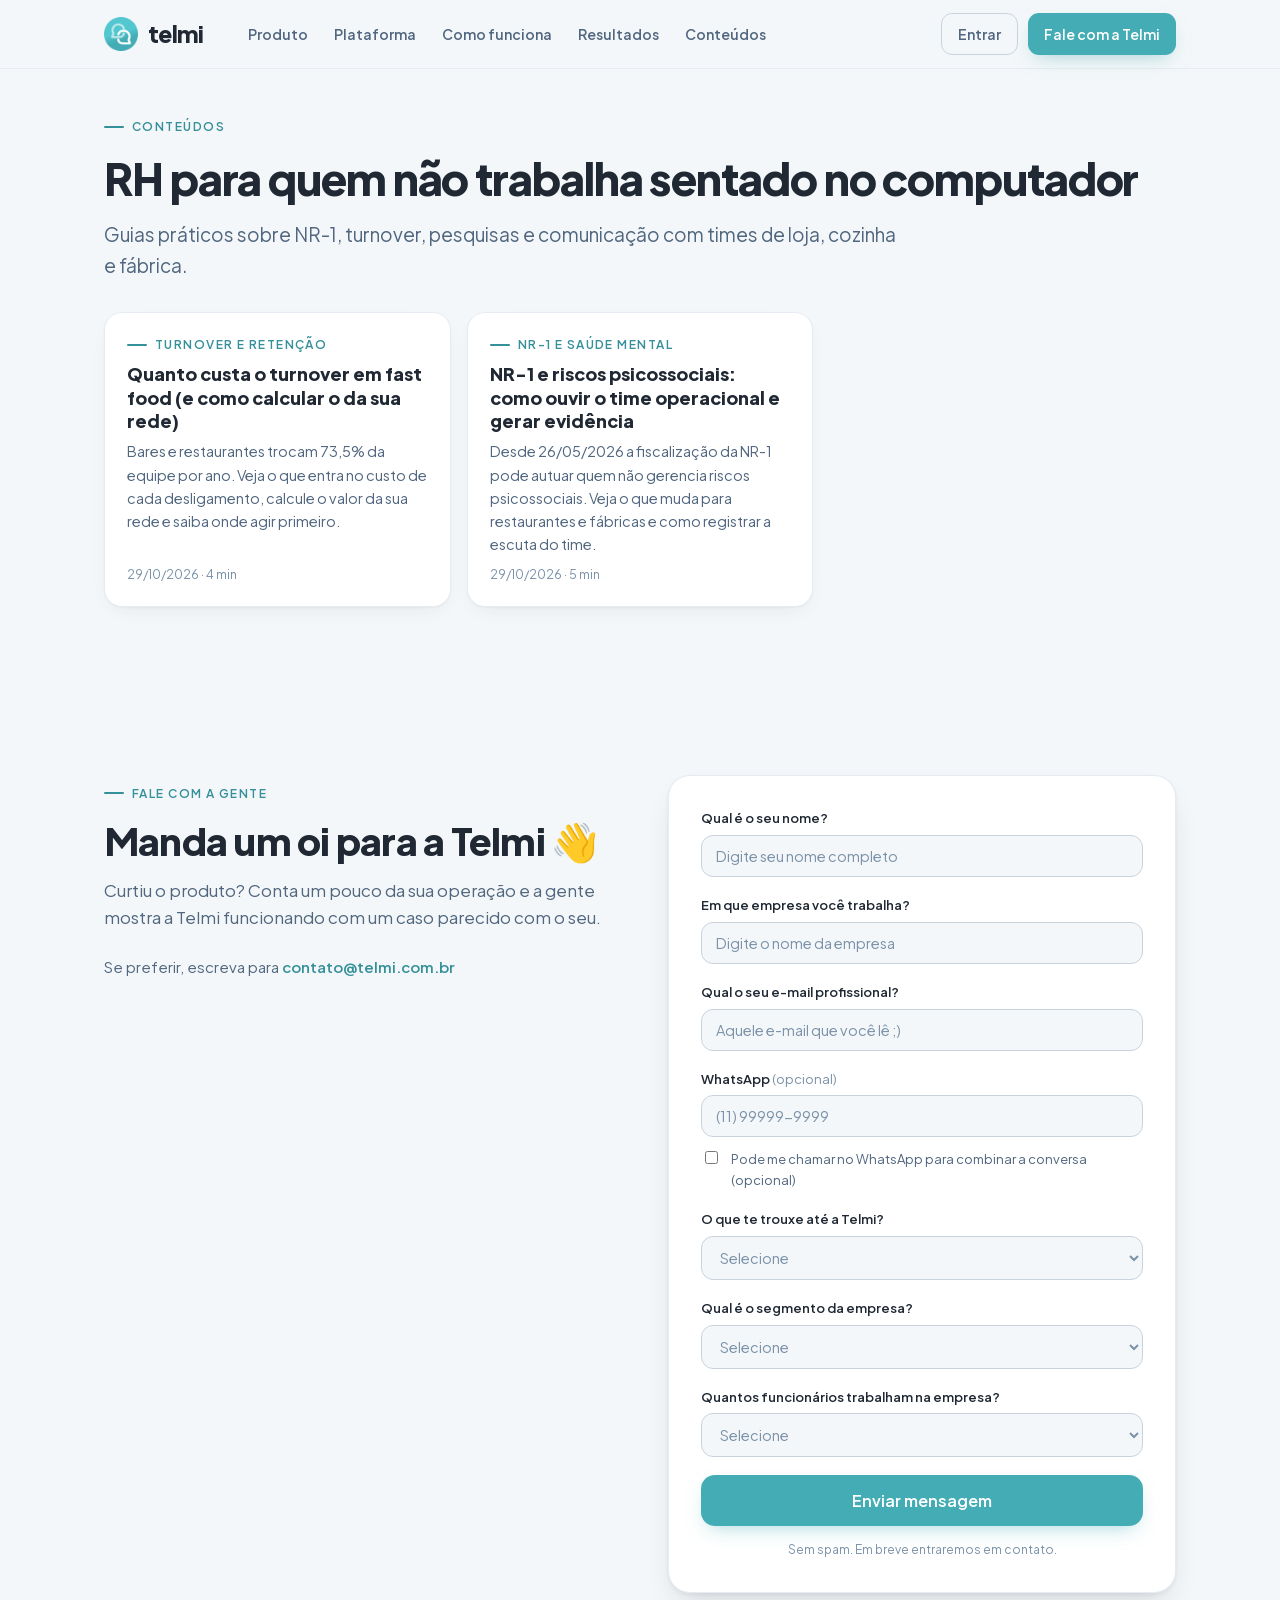
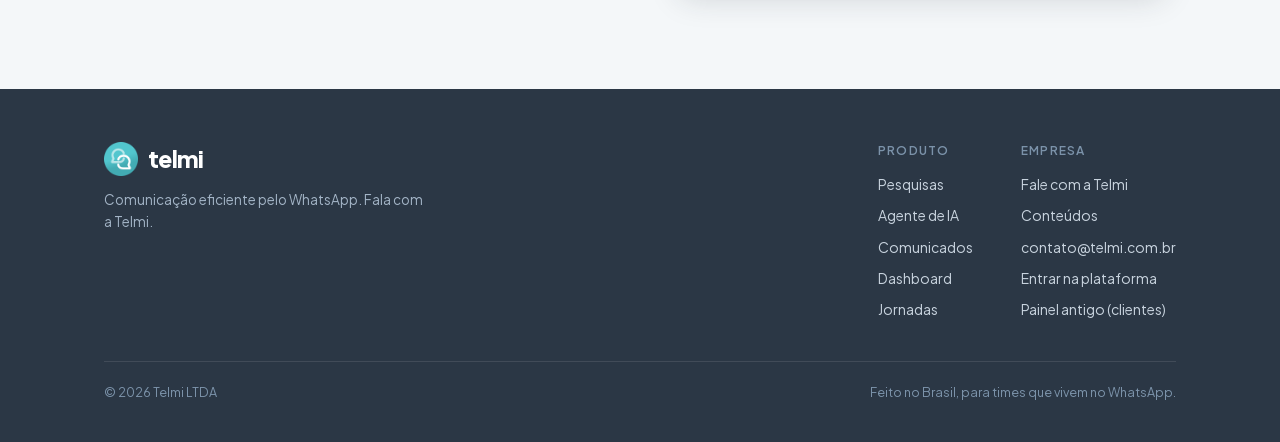
<file: blog/index.html>
<!doctype html>
<html lang="pt-BR">
<head>
<meta charset="utf-8">
<meta name="viewport" content="width=device-width, initial-scale=1.0">
<title>Conteúdos sobre RH para times operacionais | Telmi</title>
<meta name="description" content="Guias práticos sobre NR-1, turnover, pesquisa de clima pelo WhatsApp e comunicação com quem trabalha na loja, na cozinha e na fábrica.">
<link rel="canonical" href="https://telmi.com.br/blog/">
<link rel="icon" type="image/png" href="/assets/telmi-logo.png">
<meta property="og:title" content="Conteúdos sobre RH para times operacionais | Telmi">
<meta property="og:description" content="Guias práticos sobre NR-1, turnover, pesquisa de clima pelo WhatsApp e comunicação com quem trabalha na loja, na cozinha e na fábrica.">
<meta property="og:url" content="https://telmi.com.br/blog/">
<meta property="og:type" content="website">
<meta property="og:site_name" content="Telmi">
<meta property="og:image" content="https://telmi.com.br/assets/og-image.png">
<meta name="twitter:card" content="summary_large_image">
<link rel="preload" href="/assets/fonts/plus-jakarta-sans-400.woff2" as="font" type="font/woff2" crossorigin>
<link rel="preload" href="/assets/fonts/plus-jakarta-sans-800.woff2" as="font" type="font/woff2" crossorigin>
<link rel="stylesheet" href="/assets/site.css">
<link rel="stylesheet" href="/assets/content.css">
<script type="application/ld+json">
{
  "@context": "https://schema.org",
  "@type": "Blog",
  "name": "Conteúdos Telmi",
  "url": "https://telmi.com.br/blog/",
  "inLanguage": "pt-BR",
  "publisher": {
    "@id": "https://telmi.com.br/#org"
  },
  "blogPost": [
    {
      "@type": "BlogPosting",
      "headline": "Quanto custa o turnover em fast food (e como calcular o da sua rede)",
      "url": "https://telmi.com.br/blog/custo-do-turnover-fast-food/",
      "datePublished": "2026-10-29"
    },
    {
      "@type": "BlogPosting",
      "headline": "NR-1 e riscos psicossociais: como ouvir o time operacional e gerar evidência",
      "url": "https://telmi.com.br/blog/nr-1-riscos-psicossociais-operacao/",
      "datePublished": "2026-10-29"
    }
  ]
}
</script>
<script>
// Analytics primeira-parte: pageview + eventos direto na Supabase (Edge
// Function site-event → tabela site_events → aba Site no admin do dashboard).
// Sem cookies e sem PII — o visitor id é aleatório, guardado no localStorage.
window.tlm = (function(){
  // Só conta em produção: localhost e o preview do Railway não sujam as métricas.
  if (!/(^|\.)telmi\.com\.br$/.test(location.hostname)) return { track: function(){} };
  var KEY = 'sb_publishable_ipFi9UJwiyWQy4yZXoXjzA_Pwo2_h5i';
  function rid(){ return Math.random().toString(36).slice(2) + Date.now().toString(36); }
  var vid, sid;
  try {
    vid = localStorage.getItem('_tlm_vid');
    if (!vid) { vid = rid(); localStorage.setItem('_tlm_vid', vid); }
    sid = sessionStorage.getItem('_tlm_sid');
    if (!sid) { sid = rid(); sessionStorage.setItem('_tlm_sid', sid); }
  } catch(e) { vid = rid(); sid = vid; }
  var q = new URLSearchParams(location.search);
  function send(type, name){
    try {
      fetch('https://itujwigckxlestpmmvbr.supabase.co/functions/v1/site-event', {
        method: 'POST', keepalive: true,
        headers: {'Content-Type':'application/json','apikey':KEY},
        body: JSON.stringify({
          type: type, name: name || null, vid: vid, sid: sid,
          path: location.pathname,
          referrer: document.referrer || null,
          utm_source: q.get('utm_source'), utm_medium: q.get('utm_medium'),
          utm_campaign: q.get('utm_campaign'),
          device: matchMedia('(max-width: 768px)').matches ? 'mobile' : 'desktop'
        })
      }).catch(function(){});
    } catch(e) {}
  }
  send('pageview');
  return { track: function(name){ send('event', name); } };
})();
</script>
<script>
// Escala do layout em telas largas: o design é fixo em ~1120px, então em vez de
// deixá-lo numa coluna centralizada com margens enormes, aplicamos `zoom`
// proporcional à largura da janela (contínuo, com teto) direto no <html> —
// roda antes do primeiro paint pra não piscar. Abaixo de 1360px o zoom é 1 e as
// media queries de tablet/mobile do CSS cuidam do resto. Fallback sem-JS: os
// breakpoints html{zoom} no <style>.
(function(){
  var BASE = 1360, MAX = 2.6;
  function fitZoom(){
    var w = window.innerWidth || document.documentElement.clientWidth;
    var z = w > BASE ? Math.min(w / BASE, MAX) : 1;
    document.documentElement.style.zoom = z;
  }
  fitZoom();
  addEventListener('resize', fitZoom, {passive:true});
})();
</script>
</head>
<body>
<nav class="nav">
  <div class="container nav-inner">
    <a class="logo" href="/#top" aria-label="Telmi — início">
      <img src="/assets/telmi-logo.png" alt="">
      <b>telmi</b>
    </a>
    <div class="nav-links">
      <a href="/#modulos">Produto</a>
      <a href="/#plataforma">Plataforma</a>
      <a href="/#como-funciona">Como funciona</a>
      <a href="/#resultados">Resultados</a>
      <a href="/blog/">Conteúdos</a>
    </div>
    <div class="nav-cta">
      <a class="btn btn-ghost btn-sm" href="https://app.telmi.com.br/login">Entrar</a>
      <a class="btn btn-primary btn-sm" href="#contato">Fale com a Telmi</a>
    </div>
  </div>
</nav>
<main class="art">
  <div class="container art-wrap art-wrap--wide">
    <header class="art-head">
      <span class="eyebrow">Conteúdos</span>
      <h1>RH para quem não trabalha sentado no computador</h1>
      <p class="art-lead">Guias práticos sobre NR-1, turnover, pesquisas e comunicação com times de loja, cozinha e fábrica.</p>
    </header>
    <div class="art-cards"><a class="art-card" href="/blog/custo-do-turnover-fast-food/"><span class="eyebrow">Turnover e retenção</span><b>Quanto custa o turnover em fast food (e como calcular o da sua rede)</b><span>Bares e restaurantes trocam 73,5% da equipe por ano. Veja o que entra no custo de cada desligamento, calcule o valor da sua rede e saiba onde agir primeiro.</span><small>29/10/2026 · 4 min</small></a><a class="art-card" href="/blog/nr-1-riscos-psicossociais-operacao/"><span class="eyebrow">NR-1 e saúde mental</span><b>NR-1 e riscos psicossociais: como ouvir o time operacional e gerar evidência</b><span>Desde 26/05/2026 a fiscalização da NR-1 pode autuar quem não gerencia riscos psicossociais. Veja o que muda para restaurantes e fábricas e como registrar a escuta do time.</span><small>29/10/2026 · 5 min</small></a></div>
  </div>
</main>
<section class="section contact" id="contato">
  <div class="container contact-grid">
    <div class="contact-left reveal">
      <span class="eyebrow">Fale com a gente</span>
      <h2>Manda um oi para a Telmi 👋</h2>
      <p>Curtiu o produto? Conta um pouco da sua operação e a gente mostra a Telmi funcionando com um caso parecido com o seu.</p>
      <p class="mail">Se preferir, escreva para <a href="mailto:contato@telmi.com.br">contato@telmi.com.br</a></p>
    </div>
    <form class="form-card reveal" id="contact-form">
      <div class="field">
        <label for="f-nome">Qual é o seu nome?</label>
        <input id="f-nome" name="nome" type="text" autocomplete="name" placeholder="Digite seu nome completo" required maxlength="200">
      </div>
      <div class="field">
        <label for="f-empresa">Em que empresa você trabalha?</label>
        <input id="f-empresa" name="empresa" type="text" autocomplete="organization" placeholder="Digite o nome da empresa" required maxlength="200">
      </div>
      <div class="field">
        <label for="f-email">Qual o seu e-mail profissional?</label>
        <input id="f-email" name="email" type="email" autocomplete="email" placeholder="Aquele e-mail que você lê ;)" required maxlength="200">
      </div>
      <div class="field">
        <label for="f-telefone">WhatsApp <span class="opt">(opcional)</span></label>
        <input id="f-telefone" name="telefone" type="tel" autocomplete="tel" inputmode="tel" placeholder="(11) 99999-9999" maxlength="30">
      </div>
      <label class="check" for="f-aceite"><input id="f-aceite" name="aceite_contato" type="checkbox" aria-describedby="f-telefone"> Pode me chamar no WhatsApp para combinar a conversa (opcional)</label>
      <div class="field">
        <label for="f-interesse">O que te trouxe até a Telmi?</label>
        <select id="f-interesse" name="interesse" required>
          <option value="" disabled selected>Selecione</option>
          <option value="empresa">Tenho interesse em usar na minha empresa</option>
          <option value="conhecer">Quero só conhecer melhor</option>
          <option value="parceria">Quero fazer uma parceria</option>
          <option value="outro">Outro assunto</option>
        </select>
      </div>
      <div class="field">
        <label for="f-segmento">Qual é o segmento da empresa?</label>
        <select id="f-segmento" name="segmento" required>
          <option value="" disabled selected>Selecione</option>
          <option>Restaurantes e fast food</option>
          <option>Indústria de alimentos</option>
          <option>Varejo</option>
          <option>Logística</option>
          <option>Outra indústria</option>
          <option>Outro</option>
        </select>
      </div>
      <div class="field">
        <label for="f-tamanho">Quantos funcionários trabalham na empresa?</label>
        <select id="f-tamanho" name="tamanho" required>
          <option value="" disabled selected>Selecione</option>
          <option>1–50</option>
          <option>51–200</option>
          <option>201–1.000</option>
          <option>Mais de 1.000</option>
        </select>
      </div>
      <div class="hp" aria-hidden="true">
        <label for="f-ref-extra">Deixe em branco</label>
        <input id="f-ref-extra" name="ref_extra" type="text" tabindex="-1" autocomplete="off">
      </div>
      <button class="btn btn-primary btn-lg" type="submit" style="width:100%">Enviar mensagem</button>
      <p class="form-note" aria-live="polite">Sem spam. Em breve entraremos em contato.</p>
    </form>
  </div>
</section>
<footer>
  <div class="container">
    <div class="foot-grid">
      <div class="foot-brand">
        <a class="logo" href="/#top"><img src="/assets/telmi-logo.png" alt=""><b>telmi</b></a>
        <p>Comunicação eficiente pelo WhatsApp. Fala com a Telmi.</p>
      </div>
      <div class="foot-links">
        <div>
          <b>Produto</b>
          <a href="/#f-pesquisas">Pesquisas</a>
          <a href="/#f-agente">Agente de IA</a>
          <a href="/#f-comunicados">Comunicados</a>
          <a href="/#plataforma">Dashboard</a>
          <a href="/#jornadas">Jornadas</a>
        </div>
        <div>
          <b>Empresa</b>
          <a href="#contato">Fale com a Telmi</a>
          <a href="/blog/">Conteúdos</a>
          <a href="mailto:contato@telmi.com.br">contato@telmi.com.br</a>
          <a href="https://app.telmi.com.br/login">Entrar na plataforma</a>
          <a href="https://painel.telmi.com.br">Painel antigo (clientes)</a>
        </div>
      </div>
    </div>
    <div class="foot-bottom">
      <span>© 2026 Telmi LTDA</span>
      <span>Feito no Brasil, para times que vivem no WhatsApp.</span>
    </div>
  </div>
</footer>
<script>
(function(){
  var reduced = matchMedia('(prefers-reduced-motion: reduce)').matches;
  var els = [].slice.call(document.querySelectorAll('.reveal'));
  if (reduced) {
    els.forEach(function(el){ el.classList.add('in'); });
  } else {
    // Revela por posição de scroll (rAF) em vez de IntersectionObserver: saltos
    // de scroll (âncora com smooth scroll, End/PgDn, flick rápido) pulavam a
    // interseção e a seção ficava invisível.
    var ticking = false;
    function sweep(){
      ticking = false;
      els = els.filter(function(el){
        if (el.getBoundingClientRect().top < innerHeight * 0.92){
          el.classList.add('in');
          return false;
        }
        return true;
      });
      if (!els.length){
        removeEventListener('scroll', onScroll);
        removeEventListener('resize', onScroll);
      }
    }
    function onScroll(){
      if (!ticking){ ticking = true; requestAnimationFrame(sweep); }
    }
    addEventListener('scroll', onScroll, {passive:true});
    addEventListener('resize', onScroll);
    addEventListener('load', onScroll);
    sweep();
  }

  document.addEventListener('click', function(ev){
    var a = ev.target.closest && ev.target.closest('a');
    if (!a || !window.tlm) return;
    var href = a.getAttribute('href') || '';
    if (href === '#contato') tlm.track('cta_contato');
    else if (href.indexOf('app.telmi.com.br') !== -1) tlm.track('cta_entrar');
  });

  document.getElementById('contact-form').addEventListener('submit', function(ev){
    ev.preventDefault();
    var f = ev.target;
    var btn = f.querySelector('button[type="submit"]');
    var note = f.querySelector('.form-note');
    btn.disabled = true;
    var original = btn.textContent;
    btn.textContent = 'Enviando…';
    function utm(){
      var q = new URLSearchParams(location.search), out = {}, any = false;
      ['utm_source','utm_medium','utm_campaign','utm_term','utm_content','gclid'].forEach(function(k){
        var v = q.get(k); if (v) { out[k] = v.slice(0, 200); any = true; }
      });
      return any ? out : null;
    }
    var SB_KEY = 'sb_publishable_ipFi9UJwiyWQy4yZXoXjzA_Pwo2_h5i';
    fetch('https://itujwigckxlestpmmvbr.supabase.co/functions/v1/site-lead', {
      method: 'POST',
      headers: {'Content-Type': 'application/json', 'apikey': SB_KEY},
      body: JSON.stringify({
        nome: f.nome.value,
        empresa: f.empresa.value,
        email: f.email.value,
        telefone: f.telefone.value,
        aceite_contato: f.aceite_contato.checked,
        segmento: f.segmento.value,
        interesse: f.interesse.value,
        tamanho: f.tamanho.value,
        ref_extra: f.ref_extra.value,
        pagina: location.pathname,
        referrer: document.referrer || null,
        utm: utm()
      })
    }).then(function(res){
      if (!res.ok) throw new Error('HTTP ' + res.status);
      return res.json().catch(function(){ return {}; });
    }).then(function(){
      if (window.tlm) tlm.track('form_submit');
      f.innerHTML = '<div class="form-ok" role="status"><div class="ok-emoji">💚</div>' +
        '<h3>Recebido!</h3><p>Obrigado pelo interesse! Em breve entraremos em contato.</p></div>';
    }).catch(function(){
      btn.disabled = false;
      btn.textContent = original;
      note.textContent = 'Não conseguimos enviar agora — escreva para contato@telmi.com.br que a gente responde rapidinho.';
      note.style.color = '#E05B5B';
    });
  });
})();
</script>
</body>
</html>
</file>
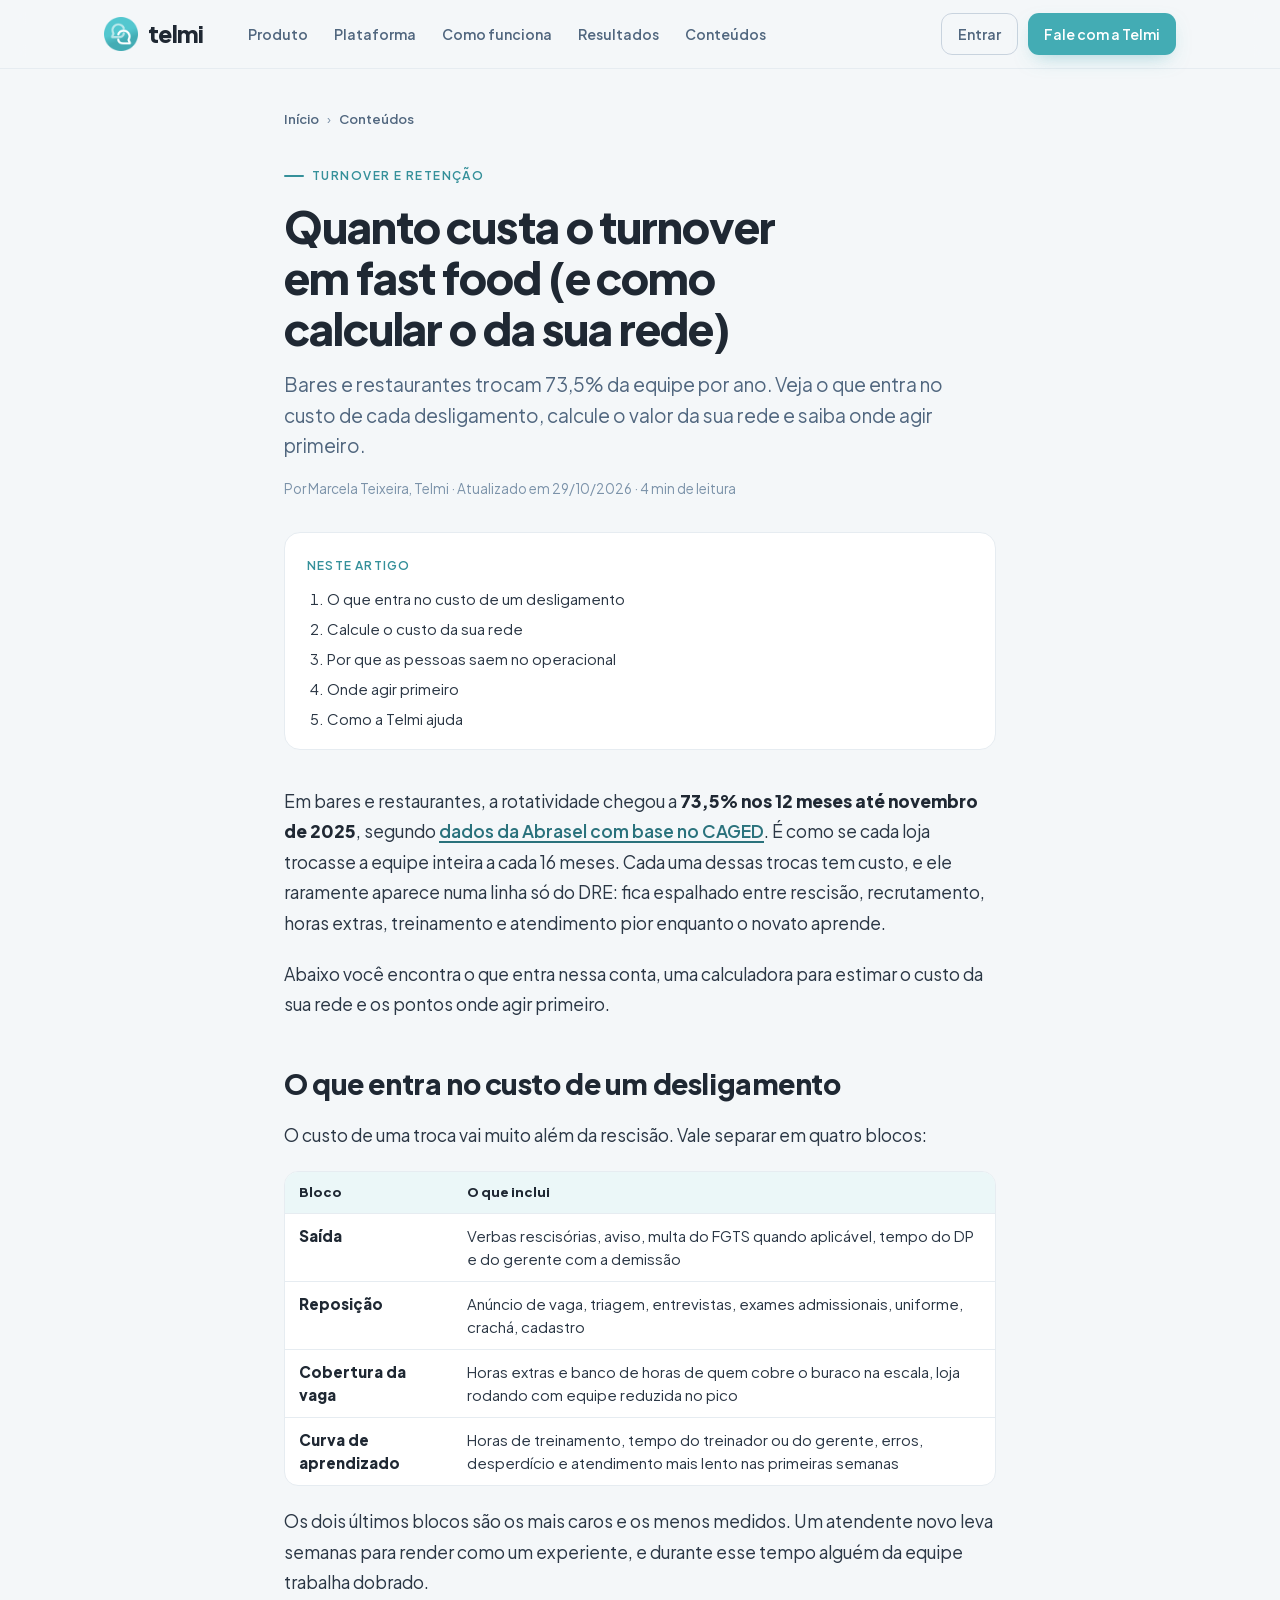
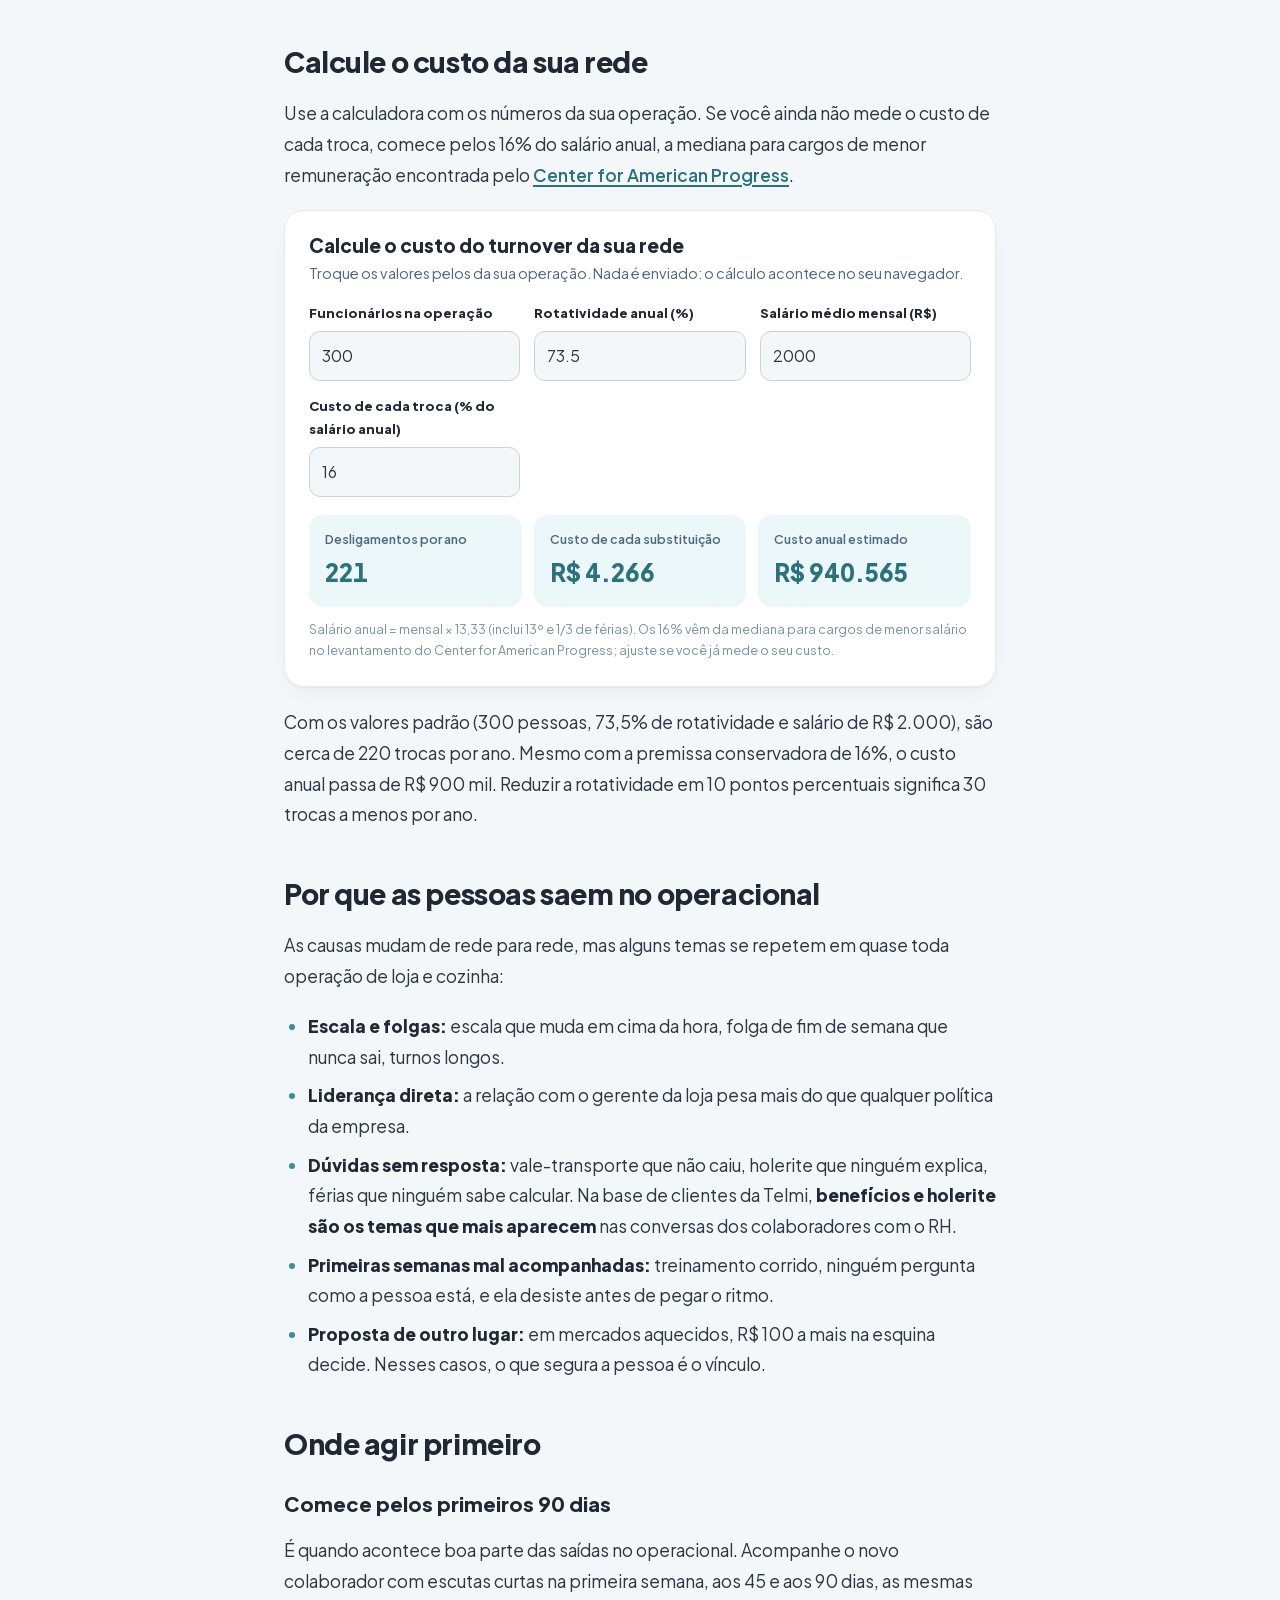
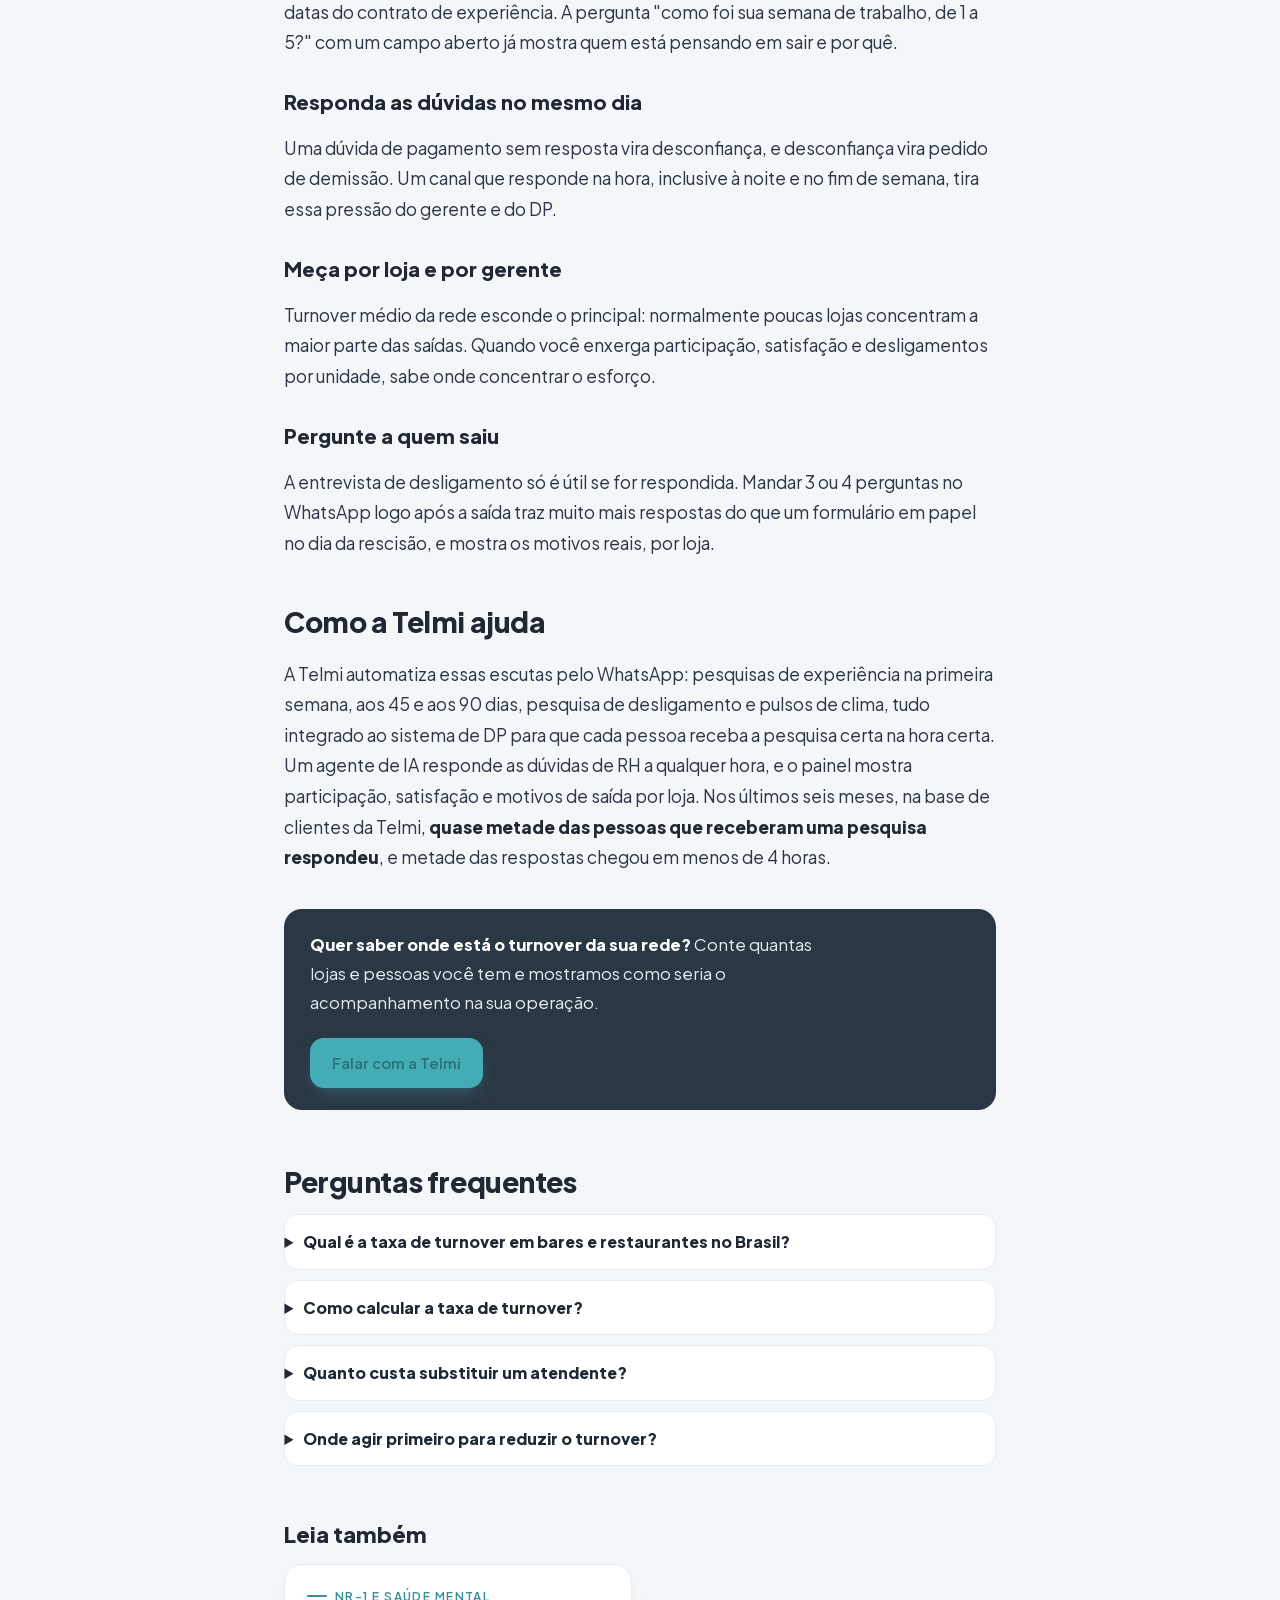
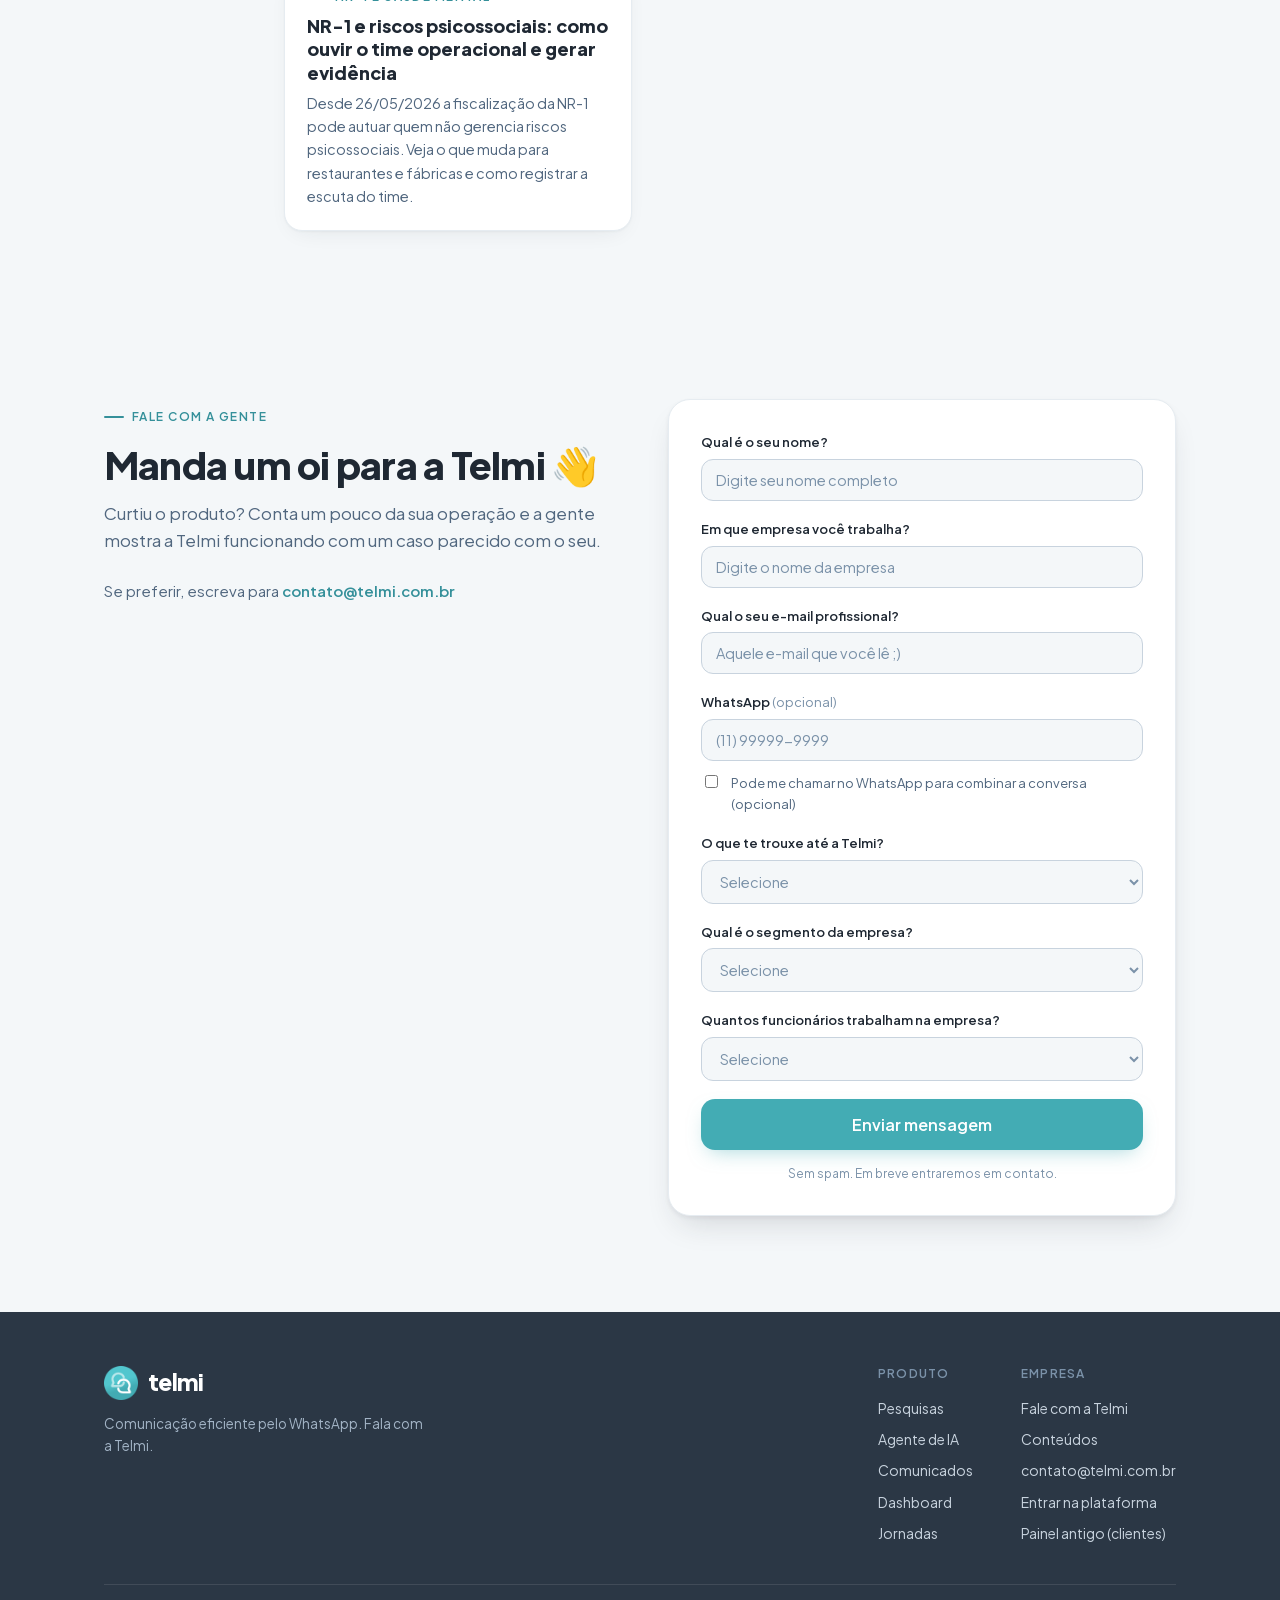
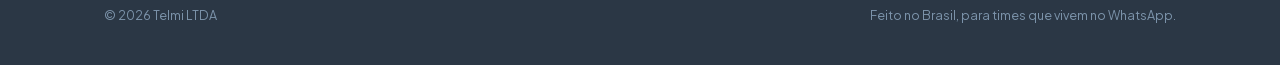
<file: blog/custo-do-turnover-fast-food/index.html>
<!doctype html>
<html lang="pt-BR">
<head>
<meta charset="utf-8">
<meta name="viewport" content="width=device-width, initial-scale=1.0">
<title>Quanto custa o turnover em fast food (e como calcular o da sua rede) | Telmi</title>
<meta name="description" content="Bares e restaurantes trocam 73,5% da equipe por ano. Veja o que entra no custo de cada desligamento, calcule o valor da sua rede e saiba onde agir primeiro.">
<link rel="canonical" href="https://telmi.com.br/blog/custo-do-turnover-fast-food/">
<link rel="icon" type="image/png" href="/assets/telmi-logo.png">
<meta property="og:title" content="Quanto custa o turnover em fast food (e como calcular o da sua rede) | Telmi">
<meta property="og:description" content="Bares e restaurantes trocam 73,5% da equipe por ano. Veja o que entra no custo de cada desligamento, calcule o valor da sua rede e saiba onde agir primeiro.">
<meta property="og:url" content="https://telmi.com.br/blog/custo-do-turnover-fast-food/">
<meta property="og:type" content="article">
<meta property="og:site_name" content="Telmi">
<meta property="og:image" content="https://telmi.com.br/assets/og-image.png">
<meta name="twitter:card" content="summary_large_image">
<link rel="preload" href="/assets/fonts/plus-jakarta-sans-400.woff2" as="font" type="font/woff2" crossorigin>
<link rel="preload" href="/assets/fonts/plus-jakarta-sans-800.woff2" as="font" type="font/woff2" crossorigin>
<link rel="stylesheet" href="/assets/site.css">
<link rel="stylesheet" href="/assets/content.css">
<script type="application/ld+json">
{
  "@context": "https://schema.org",
  "@graph": [
    {
      "@type": "Article",
      "headline": "Quanto custa o turnover em fast food (e como calcular o da sua rede)",
      "description": "Bares e restaurantes trocam 73,5% da equipe por ano. Veja o que entra no custo de cada desligamento, calcule o valor da sua rede e saiba onde agir primeiro.",
      "datePublished": "2026-10-29",
      "dateModified": "2026-10-29",
      "inLanguage": "pt-BR",
      "mainEntityOfPage": "https://telmi.com.br/blog/custo-do-turnover-fast-food/",
      "image": "https://telmi.com.br/assets/og-image.png",
      "author": {
        "@type": "Person",
        "name": "Marcela Teixeira",
        "worksFor": {
          "@id": "https://telmi.com.br/#org"
        }
      },
      "publisher": {
        "@type": "Organization",
        "@id": "https://telmi.com.br/#org",
        "name": "Telmi",
        "logo": "https://telmi.com.br/assets/telmi-logo.png"
      }
    },
    {
      "@type": "BreadcrumbList",
      "itemListElement": [
        {
          "@type": "ListItem",
          "position": 1,
          "name": "Início",
          "item": "https://telmi.com.br/"
        },
        {
          "@type": "ListItem",
          "position": 2,
          "name": "Conteúdos",
          "item": "https://telmi.com.br/blog/"
        },
        {
          "@type": "ListItem",
          "position": 3,
          "name": "Quanto custa o turnover em fast food (e como calcular o da sua rede)",
          "item": "https://telmi.com.br/blog/custo-do-turnover-fast-food/"
        }
      ]
    },
    {
      "@type": "FAQPage",
      "mainEntity": [
        {
          "@type": "Question",
          "name": "Qual é a taxa de turnover em bares e restaurantes no Brasil?",
          "acceptedAnswer": {
            "@type": "Answer",
            "text": "Segundo dados da Abrasel com base no CAGED, a rotatividade no setor chegou a 73,49% nos 12 meses entre dezembro de 2024 e novembro de 2025. É como se cada estabelecimento trocasse toda a equipe a cada 16 meses."
          }
        },
        {
          "@type": "Question",
          "name": "Como calcular a taxa de turnover?",
          "acceptedAnswer": {
            "@type": "Answer",
            "text": "Uma forma comum é dividir o número de desligamentos do período pelo número médio de funcionários no mesmo período e multiplicar por 100. Use sempre o mesmo método para comparar lojas e meses."
          }
        },
        {
          "@type": "Question",
          "name": "Quanto custa substituir um atendente?",
          "acceptedAnswer": {
            "@type": "Answer",
            "text": "Depende da sua operação. Um levantamento do Center for American Progress encontrou custo mediano de cerca de 16% do salário anual para cargos de menor remuneração. Somando recrutamento, admissão, treinamento, horas extras de quem cobre a vaga e a curva de aprendizado, o valor por troca costuma passar de um salário mensal."
          }
        },
        {
          "@type": "Question",
          "name": "Onde agir primeiro para reduzir o turnover?",
          "acceptedAnswer": {
            "@type": "Answer",
            "text": "Nos primeiros 90 dias. É quando acontece boa parte das saídas no operacional. Acompanhar o novo colaborador com escutas curtas na primeira semana, aos 45 e aos 90 dias mostra cedo quem está pensando em sair e por quê."
          }
        }
      ]
    }
  ]
}
</script>
<script>
// Analytics primeira-parte: pageview + eventos direto na Supabase (Edge
// Function site-event → tabela site_events → aba Site no admin do dashboard).
// Sem cookies e sem PII — o visitor id é aleatório, guardado no localStorage.
window.tlm = (function(){
  // Só conta em produção: localhost e o preview do Railway não sujam as métricas.
  if (!/(^|\.)telmi\.com\.br$/.test(location.hostname)) return { track: function(){} };
  var KEY = 'sb_publishable_ipFi9UJwiyWQy4yZXoXjzA_Pwo2_h5i';
  function rid(){ return Math.random().toString(36).slice(2) + Date.now().toString(36); }
  var vid, sid;
  try {
    vid = localStorage.getItem('_tlm_vid');
    if (!vid) { vid = rid(); localStorage.setItem('_tlm_vid', vid); }
    sid = sessionStorage.getItem('_tlm_sid');
    if (!sid) { sid = rid(); sessionStorage.setItem('_tlm_sid', sid); }
  } catch(e) { vid = rid(); sid = vid; }
  var q = new URLSearchParams(location.search);
  function send(type, name){
    try {
      fetch('https://itujwigckxlestpmmvbr.supabase.co/functions/v1/site-event', {
        method: 'POST', keepalive: true,
        headers: {'Content-Type':'application/json','apikey':KEY},
        body: JSON.stringify({
          type: type, name: name || null, vid: vid, sid: sid,
          path: location.pathname,
          referrer: document.referrer || null,
          utm_source: q.get('utm_source'), utm_medium: q.get('utm_medium'),
          utm_campaign: q.get('utm_campaign'),
          device: matchMedia('(max-width: 768px)').matches ? 'mobile' : 'desktop'
        })
      }).catch(function(){});
    } catch(e) {}
  }
  send('pageview');
  return { track: function(name){ send('event', name); } };
})();
</script>
<script>
// Escala do layout em telas largas: o design é fixo em ~1120px, então em vez de
// deixá-lo numa coluna centralizada com margens enormes, aplicamos `zoom`
// proporcional à largura da janela (contínuo, com teto) direto no <html> —
// roda antes do primeiro paint pra não piscar. Abaixo de 1360px o zoom é 1 e as
// media queries de tablet/mobile do CSS cuidam do resto. Fallback sem-JS: os
// breakpoints html{zoom} no <style>.
(function(){
  var BASE = 1360, MAX = 2.6;
  function fitZoom(){
    var w = window.innerWidth || document.documentElement.clientWidth;
    var z = w > BASE ? Math.min(w / BASE, MAX) : 1;
    document.documentElement.style.zoom = z;
  }
  fitZoom();
  addEventListener('resize', fitZoom, {passive:true});
})();
</script>
</head>
<body>
<nav class="nav">
  <div class="container nav-inner">
    <a class="logo" href="/#top" aria-label="Telmi — início">
      <img src="/assets/telmi-logo.png" alt="">
      <b>telmi</b>
    </a>
    <div class="nav-links">
      <a href="/#modulos">Produto</a>
      <a href="/#plataforma">Plataforma</a>
      <a href="/#como-funciona">Como funciona</a>
      <a href="/#resultados">Resultados</a>
      <a href="/blog/">Conteúdos</a>
    </div>
    <div class="nav-cta">
      <a class="btn btn-ghost btn-sm" href="https://app.telmi.com.br/login">Entrar</a>
      <a class="btn btn-primary btn-sm" href="#contato">Fale com a Telmi</a>
    </div>
  </div>
</nav>
<main class="art">
  <div class="container art-wrap">
    <nav class="art-crumbs" aria-label="Você está em"><a href="/">Início</a><span>›</span><a href="/blog/">Conteúdos</a></nav>
    <header class="art-head">
      <span class="eyebrow">Turnover e retenção</span>
      <h1>Quanto custa o turnover em fast food (e como calcular o da sua rede)</h1>
      <p class="art-lead">Bares e restaurantes trocam 73,5% da equipe por ano. Veja o que entra no custo de cada desligamento, calcule o valor da sua rede e saiba onde agir primeiro.</p>
      <p class="art-meta">Por Marcela Teixeira, Telmi · Atualizado em <time datetime="2026-10-29">29/10/2026</time> · 4 min de leitura</p>
    </header>
    <nav class="art-toc" aria-label="Neste artigo"><b>Neste artigo</b><ol><li><a href="#o-que-entra-no-custo-de-um-desligamento">O que entra no custo de um desligamento</a></li><li><a href="#calcule-o-custo-da-sua-rede">Calcule o custo da sua rede</a></li><li><a href="#por-que-as-pessoas-saem-no-operacional">Por que as pessoas saem no operacional</a></li><li><a href="#onde-agir-primeiro">Onde agir primeiro</a></li><li><a href="#como-a-telmi-ajuda">Como a Telmi ajuda</a></li></ol></nav>
    <article class="art-body">
<p>Em bares e restaurantes, a rotatividade chegou a <strong>73,5% nos 12 meses até novembro de 2025</strong>, segundo <a href="https://gironews.com/food-service/turnover-nos-bares-e-restaurantes-registra-alta-e-chega-a-73/" target="_blank" rel="noopener">dados da Abrasel com base no CAGED</a>. É como se cada loja trocasse a equipe inteira a cada 16 meses. Cada uma dessas trocas tem custo, e ele raramente aparece numa linha só do DRE: fica espalhado entre rescisão, recrutamento, horas extras, treinamento e atendimento pior enquanto o novato aprende.</p>
<p>Abaixo você encontra o que entra nessa conta, uma calculadora para estimar o custo da sua rede e os pontos onde agir primeiro.</p>
<h2 id="o-que-entra-no-custo-de-um-desligamento">O que entra no custo de um desligamento</h2>
<p>O custo de uma troca vai muito além da rescisão. Vale separar em quatro blocos:</p>
<div class="art-table"><table><thead><tr><th>Bloco</th><th>O que inclui</th></tr></thead><tbody><tr><td><strong>Saída</strong></td><td>Verbas rescisórias, aviso, multa do FGTS quando aplicável, tempo do DP e do gerente com a demissão</td></tr><tr><td><strong>Reposição</strong></td><td>Anúncio de vaga, triagem, entrevistas, exames admissionais, uniforme, crachá, cadastro</td></tr><tr><td><strong>Cobertura da vaga</strong></td><td>Horas extras e banco de horas de quem cobre o buraco na escala, loja rodando com equipe reduzida no pico</td></tr><tr><td><strong>Curva de aprendizado</strong></td><td>Horas de treinamento, tempo do treinador ou do gerente, erros, desperdício e atendimento mais lento nas primeiras semanas</td></tr></tbody></table></div>
<p>Os dois últimos blocos são os mais caros e os menos medidos. Um atendente novo leva semanas para render como um experiente, e durante esse tempo alguém da equipe trabalha dobrado.</p>
<h2 id="calcule-o-custo-da-sua-rede">Calcule o custo da sua rede</h2>
<p>Use a calculadora com os números da sua operação. Se você ainda não mede o custo de cada troca, comece pelos 16% do salário anual, a mediana para cargos de menor remuneração encontrada pelo <a href="https://www.americanprogress.org/article/there-are-significant-business-costs-to-replacing-employees/" target="_blank" rel="noopener">Center for American Progress</a>.</p>
<div class="calc" id="calc-turnover">
  <h3>Calcule o custo do turnover da sua rede</h3>
  <p>Troque os valores pelos da sua operação. Nada é enviado: o cálculo acontece no seu navegador.</p>
  <div class="calc-grid">
    <div><label for="ct-func">Funcionários na operação</label><input id="ct-func" type="number" min="1" step="1" value="300" inputmode="numeric"></div>
    <div><label for="ct-taxa">Rotatividade anual (%)</label><input id="ct-taxa" type="number" min="0" max="300" step="0.1" value="73.5" inputmode="decimal"></div>
    <div><label for="ct-sal">Salário médio mensal (R$)</label><input id="ct-sal" type="number" min="0" step="50" value="2000" inputmode="numeric"></div>
    <div><label for="ct-pct">Custo de cada troca (% do salário anual)</label><input id="ct-pct" type="number" min="0" max="200" step="1" value="16" inputmode="numeric"></div>
  </div>
  <div class="calc-out" aria-live="polite">
    <div><span>Desligamentos por ano</span><b id="ct-out-n">–</b></div>
    <div><span>Custo de cada substituição</span><b id="ct-out-u">–</b></div>
    <div><span>Custo anual estimado</span><b id="ct-out-t">–</b></div>
  </div>
  <small>Salário anual = mensal × 13,33 (inclui 13º e 1/3 de férias). Os 16% vêm da mediana para cargos de menor salário no levantamento do Center for American Progress; ajuste se você já mede o seu custo.</small>
</div>
<script>
(function(){
  var brl = new Intl.NumberFormat('pt-BR', {style:'currency', currency:'BRL', maximumFractionDigits:0});
  var int = new Intl.NumberFormat('pt-BR', {maximumFractionDigits:0});
  function v(id){ var n = parseFloat(document.getElementById(id).value); return isFinite(n) && n >= 0 ? n : 0; }
  function calc(){
    var n = v('ct-func') * v('ct-taxa') / 100;
    var unit = v('ct-sal') * 13.33 * v('ct-pct') / 100;
    document.getElementById('ct-out-n').textContent = int.format(n);
    document.getElementById('ct-out-u').textContent = brl.format(unit);
    document.getElementById('ct-out-t').textContent = brl.format(n * unit);
  }
  var used = false;
  ['ct-func','ct-taxa','ct-sal','ct-pct'].forEach(function(id){
    document.getElementById(id).addEventListener('input', function(){
      calc();
      if (!used && window.tlm) { used = true; tlm.track('calc_turnover'); }
    });
  });
  calc();
})();
</script>

<p>Com os valores padrão (300 pessoas, 73,5% de rotatividade e salário de R$ 2.000), são cerca de 220 trocas por ano. Mesmo com a premissa conservadora de 16%, o custo anual passa de R$ 900 mil. Reduzir a rotatividade em 10 pontos percentuais significa 30 trocas a menos por ano.</p>
<h2 id="por-que-as-pessoas-saem-no-operacional">Por que as pessoas saem no operacional</h2>
<p>As causas mudam de rede para rede, mas alguns temas se repetem em quase toda operação de loja e cozinha:</p>
<ul><li><strong>Escala e folgas:</strong> escala que muda em cima da hora, folga de fim de semana que nunca sai, turnos longos.</li><li><strong>Liderança direta:</strong> a relação com o gerente da loja pesa mais do que qualquer política da empresa.</li><li><strong>Dúvidas sem resposta:</strong> vale-transporte que não caiu, holerite que ninguém explica, férias que ninguém sabe calcular. Na base de clientes da Telmi, <strong>benefícios e holerite são os temas que mais aparecem</strong> nas conversas dos colaboradores com o RH.</li><li><strong>Primeiras semanas mal acompanhadas:</strong> treinamento corrido, ninguém pergunta como a pessoa está, e ela desiste antes de pegar o ritmo.</li><li><strong>Proposta de outro lugar:</strong> em mercados aquecidos, R$ 100 a mais na esquina decide. Nesses casos, o que segura a pessoa é o vínculo.</li></ul>
<h2 id="onde-agir-primeiro">Onde agir primeiro</h2>
<h3 id="comece-pelos-primeiros-90-dias">Comece pelos primeiros 90 dias</h3>
<p>É quando acontece boa parte das saídas no operacional. Acompanhe o novo colaborador com escutas curtas na primeira semana, aos 45 e aos 90 dias, as mesmas datas do contrato de experiência. A pergunta &quot;como foi sua semana de trabalho, de 1 a 5?&quot; com um campo aberto já mostra quem está pensando em sair e por quê.</p>
<h3 id="responda-as-duvidas-no-mesmo-dia">Responda as dúvidas no mesmo dia</h3>
<p>Uma dúvida de pagamento sem resposta vira desconfiança, e desconfiança vira pedido de demissão. Um canal que responde na hora, inclusive à noite e no fim de semana, tira essa pressão do gerente e do DP.</p>
<h3 id="meca-por-loja-e-por-gerente">Meça por loja e por gerente</h3>
<p>Turnover médio da rede esconde o principal: normalmente poucas lojas concentram a maior parte das saídas. Quando você enxerga participação, satisfação e desligamentos por unidade, sabe onde concentrar o esforço.</p>
<h3 id="pergunte-a-quem-saiu">Pergunte a quem saiu</h3>
<p>A entrevista de desligamento só é útil se for respondida. Mandar 3 ou 4 perguntas no WhatsApp logo após a saída traz muito mais respostas do que um formulário em papel no dia da rescisão, e mostra os motivos reais, por loja.</p>
<h2 id="como-a-telmi-ajuda">Como a Telmi ajuda</h2>
<p>A Telmi automatiza essas escutas pelo WhatsApp: pesquisas de experiência na primeira semana, aos 45 e aos 90 dias, pesquisa de desligamento e pulsos de clima, tudo integrado ao sistema de DP para que cada pessoa receba a pesquisa certa na hora certa. Um agente de IA responde as dúvidas de RH a qualquer hora, e o painel mostra participação, satisfação e motivos de saída por loja. Nos últimos seis meses, na base de clientes da Telmi, <strong>quase metade das pessoas que receberam uma pesquisa respondeu</strong>, e metade das respostas chegou em menos de 4 horas.</p>
<aside class="art-cta"><div><p><strong>Quer saber onde está o turnover da sua rede?</strong> Conte quantas lojas e pessoas você tem e mostramos como seria o acompanhamento na sua operação.</p></div>
<a class="btn btn-primary" href="#contato">Falar com a Telmi</a></aside>
    </article>
    <section class="art-faq"><h2 id="perguntas-frequentes">Perguntas frequentes</h2><details><summary>Qual é a taxa de turnover em bares e restaurantes no Brasil?</summary><p>Segundo dados da Abrasel com base no CAGED, a rotatividade no setor chegou a 73,49% nos 12 meses entre dezembro de 2024 e novembro de 2025. É como se cada estabelecimento trocasse toda a equipe a cada 16 meses.</p></details><details><summary>Como calcular a taxa de turnover?</summary><p>Uma forma comum é dividir o número de desligamentos do período pelo número médio de funcionários no mesmo período e multiplicar por 100. Use sempre o mesmo método para comparar lojas e meses.</p></details><details><summary>Quanto custa substituir um atendente?</summary><p>Depende da sua operação. Um levantamento do Center for American Progress encontrou custo mediano de cerca de 16% do salário anual para cargos de menor remuneração. Somando recrutamento, admissão, treinamento, horas extras de quem cobre a vaga e a curva de aprendizado, o valor por troca costuma passar de um salário mensal.</p></details><details><summary>Onde agir primeiro para reduzir o turnover?</summary><p>Nos primeiros 90 dias. É quando acontece boa parte das saídas no operacional. Acompanhar o novo colaborador com escutas curtas na primeira semana, aos 45 e aos 90 dias mostra cedo quem está pensando em sair e por quê.</p></details></section>
    <section class="art-related"><h2>Leia também</h2><div class="art-cards"><a class="art-card" href="/blog/nr-1-riscos-psicossociais-operacao/"><span class="eyebrow">NR-1 e saúde mental</span><b>NR-1 e riscos psicossociais: como ouvir o time operacional e gerar evidência</b><span>Desde 26/05/2026 a fiscalização da NR-1 pode autuar quem não gerencia riscos psicossociais. Veja o que muda para restaurantes e fábricas e como registrar a escuta do time.</span></a></div></section>
  </div>
</main>
<section class="section contact" id="contato">
  <div class="container contact-grid">
    <div class="contact-left reveal">
      <span class="eyebrow">Fale com a gente</span>
      <h2>Manda um oi para a Telmi 👋</h2>
      <p>Curtiu o produto? Conta um pouco da sua operação e a gente mostra a Telmi funcionando com um caso parecido com o seu.</p>
      <p class="mail">Se preferir, escreva para <a href="mailto:contato@telmi.com.br">contato@telmi.com.br</a></p>
    </div>
    <form class="form-card reveal" id="contact-form">
      <div class="field">
        <label for="f-nome">Qual é o seu nome?</label>
        <input id="f-nome" name="nome" type="text" autocomplete="name" placeholder="Digite seu nome completo" required maxlength="200">
      </div>
      <div class="field">
        <label for="f-empresa">Em que empresa você trabalha?</label>
        <input id="f-empresa" name="empresa" type="text" autocomplete="organization" placeholder="Digite o nome da empresa" required maxlength="200">
      </div>
      <div class="field">
        <label for="f-email">Qual o seu e-mail profissional?</label>
        <input id="f-email" name="email" type="email" autocomplete="email" placeholder="Aquele e-mail que você lê ;)" required maxlength="200">
      </div>
      <div class="field">
        <label for="f-telefone">WhatsApp <span class="opt">(opcional)</span></label>
        <input id="f-telefone" name="telefone" type="tel" autocomplete="tel" inputmode="tel" placeholder="(11) 99999-9999" maxlength="30">
      </div>
      <label class="check" for="f-aceite"><input id="f-aceite" name="aceite_contato" type="checkbox" aria-describedby="f-telefone"> Pode me chamar no WhatsApp para combinar a conversa (opcional)</label>
      <div class="field">
        <label for="f-interesse">O que te trouxe até a Telmi?</label>
        <select id="f-interesse" name="interesse" required>
          <option value="" disabled selected>Selecione</option>
          <option value="empresa">Tenho interesse em usar na minha empresa</option>
          <option value="conhecer">Quero só conhecer melhor</option>
          <option value="parceria">Quero fazer uma parceria</option>
          <option value="outro">Outro assunto</option>
        </select>
      </div>
      <div class="field">
        <label for="f-segmento">Qual é o segmento da empresa?</label>
        <select id="f-segmento" name="segmento" required>
          <option value="" disabled selected>Selecione</option>
          <option>Restaurantes e fast food</option>
          <option>Indústria de alimentos</option>
          <option>Varejo</option>
          <option>Logística</option>
          <option>Outra indústria</option>
          <option>Outro</option>
        </select>
      </div>
      <div class="field">
        <label for="f-tamanho">Quantos funcionários trabalham na empresa?</label>
        <select id="f-tamanho" name="tamanho" required>
          <option value="" disabled selected>Selecione</option>
          <option>1–50</option>
          <option>51–200</option>
          <option>201–1.000</option>
          <option>Mais de 1.000</option>
        </select>
      </div>
      <div class="hp" aria-hidden="true">
        <label for="f-ref-extra">Deixe em branco</label>
        <input id="f-ref-extra" name="ref_extra" type="text" tabindex="-1" autocomplete="off">
      </div>
      <button class="btn btn-primary btn-lg" type="submit" style="width:100%">Enviar mensagem</button>
      <p class="form-note" aria-live="polite">Sem spam. Em breve entraremos em contato.</p>
    </form>
  </div>
</section>
<footer>
  <div class="container">
    <div class="foot-grid">
      <div class="foot-brand">
        <a class="logo" href="/#top"><img src="/assets/telmi-logo.png" alt=""><b>telmi</b></a>
        <p>Comunicação eficiente pelo WhatsApp. Fala com a Telmi.</p>
      </div>
      <div class="foot-links">
        <div>
          <b>Produto</b>
          <a href="/#f-pesquisas">Pesquisas</a>
          <a href="/#f-agente">Agente de IA</a>
          <a href="/#f-comunicados">Comunicados</a>
          <a href="/#plataforma">Dashboard</a>
          <a href="/#jornadas">Jornadas</a>
        </div>
        <div>
          <b>Empresa</b>
          <a href="#contato">Fale com a Telmi</a>
          <a href="/blog/">Conteúdos</a>
          <a href="mailto:contato@telmi.com.br">contato@telmi.com.br</a>
          <a href="https://app.telmi.com.br/login">Entrar na plataforma</a>
          <a href="https://painel.telmi.com.br">Painel antigo (clientes)</a>
        </div>
      </div>
    </div>
    <div class="foot-bottom">
      <span>© 2026 Telmi LTDA</span>
      <span>Feito no Brasil, para times que vivem no WhatsApp.</span>
    </div>
  </div>
</footer>
<script>
(function(){
  var reduced = matchMedia('(prefers-reduced-motion: reduce)').matches;
  var els = [].slice.call(document.querySelectorAll('.reveal'));
  if (reduced) {
    els.forEach(function(el){ el.classList.add('in'); });
  } else {
    // Revela por posição de scroll (rAF) em vez de IntersectionObserver: saltos
    // de scroll (âncora com smooth scroll, End/PgDn, flick rápido) pulavam a
    // interseção e a seção ficava invisível.
    var ticking = false;
    function sweep(){
      ticking = false;
      els = els.filter(function(el){
        if (el.getBoundingClientRect().top < innerHeight * 0.92){
          el.classList.add('in');
          return false;
        }
        return true;
      });
      if (!els.length){
        removeEventListener('scroll', onScroll);
        removeEventListener('resize', onScroll);
      }
    }
    function onScroll(){
      if (!ticking){ ticking = true; requestAnimationFrame(sweep); }
    }
    addEventListener('scroll', onScroll, {passive:true});
    addEventListener('resize', onScroll);
    addEventListener('load', onScroll);
    sweep();
  }

  document.addEventListener('click', function(ev){
    var a = ev.target.closest && ev.target.closest('a');
    if (!a || !window.tlm) return;
    var href = a.getAttribute('href') || '';
    if (href === '#contato') tlm.track('cta_contato');
    else if (href.indexOf('app.telmi.com.br') !== -1) tlm.track('cta_entrar');
  });

  document.getElementById('contact-form').addEventListener('submit', function(ev){
    ev.preventDefault();
    var f = ev.target;
    var btn = f.querySelector('button[type="submit"]');
    var note = f.querySelector('.form-note');
    btn.disabled = true;
    var original = btn.textContent;
    btn.textContent = 'Enviando…';
    function utm(){
      var q = new URLSearchParams(location.search), out = {}, any = false;
      ['utm_source','utm_medium','utm_campaign','utm_term','utm_content','gclid'].forEach(function(k){
        var v = q.get(k); if (v) { out[k] = v.slice(0, 200); any = true; }
      });
      return any ? out : null;
    }
    var SB_KEY = 'sb_publishable_ipFi9UJwiyWQy4yZXoXjzA_Pwo2_h5i';
    fetch('https://itujwigckxlestpmmvbr.supabase.co/functions/v1/site-lead', {
      method: 'POST',
      headers: {'Content-Type': 'application/json', 'apikey': SB_KEY},
      body: JSON.stringify({
        nome: f.nome.value,
        empresa: f.empresa.value,
        email: f.email.value,
        telefone: f.telefone.value,
        aceite_contato: f.aceite_contato.checked,
        segmento: f.segmento.value,
        interesse: f.interesse.value,
        tamanho: f.tamanho.value,
        ref_extra: f.ref_extra.value,
        pagina: location.pathname,
        referrer: document.referrer || null,
        utm: utm()
      })
    }).then(function(res){
      if (!res.ok) throw new Error('HTTP ' + res.status);
      return res.json().catch(function(){ return {}; });
    }).then(function(){
      if (window.tlm) tlm.track('form_submit');
      f.innerHTML = '<div class="form-ok" role="status"><div class="ok-emoji">💚</div>' +
        '<h3>Recebido!</h3><p>Obrigado pelo interesse! Em breve entraremos em contato.</p></div>';
    }).catch(function(){
      btn.disabled = false;
      btn.textContent = original;
      note.textContent = 'Não conseguimos enviar agora — escreva para contato@telmi.com.br que a gente responde rapidinho.';
      note.style.color = '#E05B5B';
    });
  });
})();
</script>
</body>
</html>
</file>
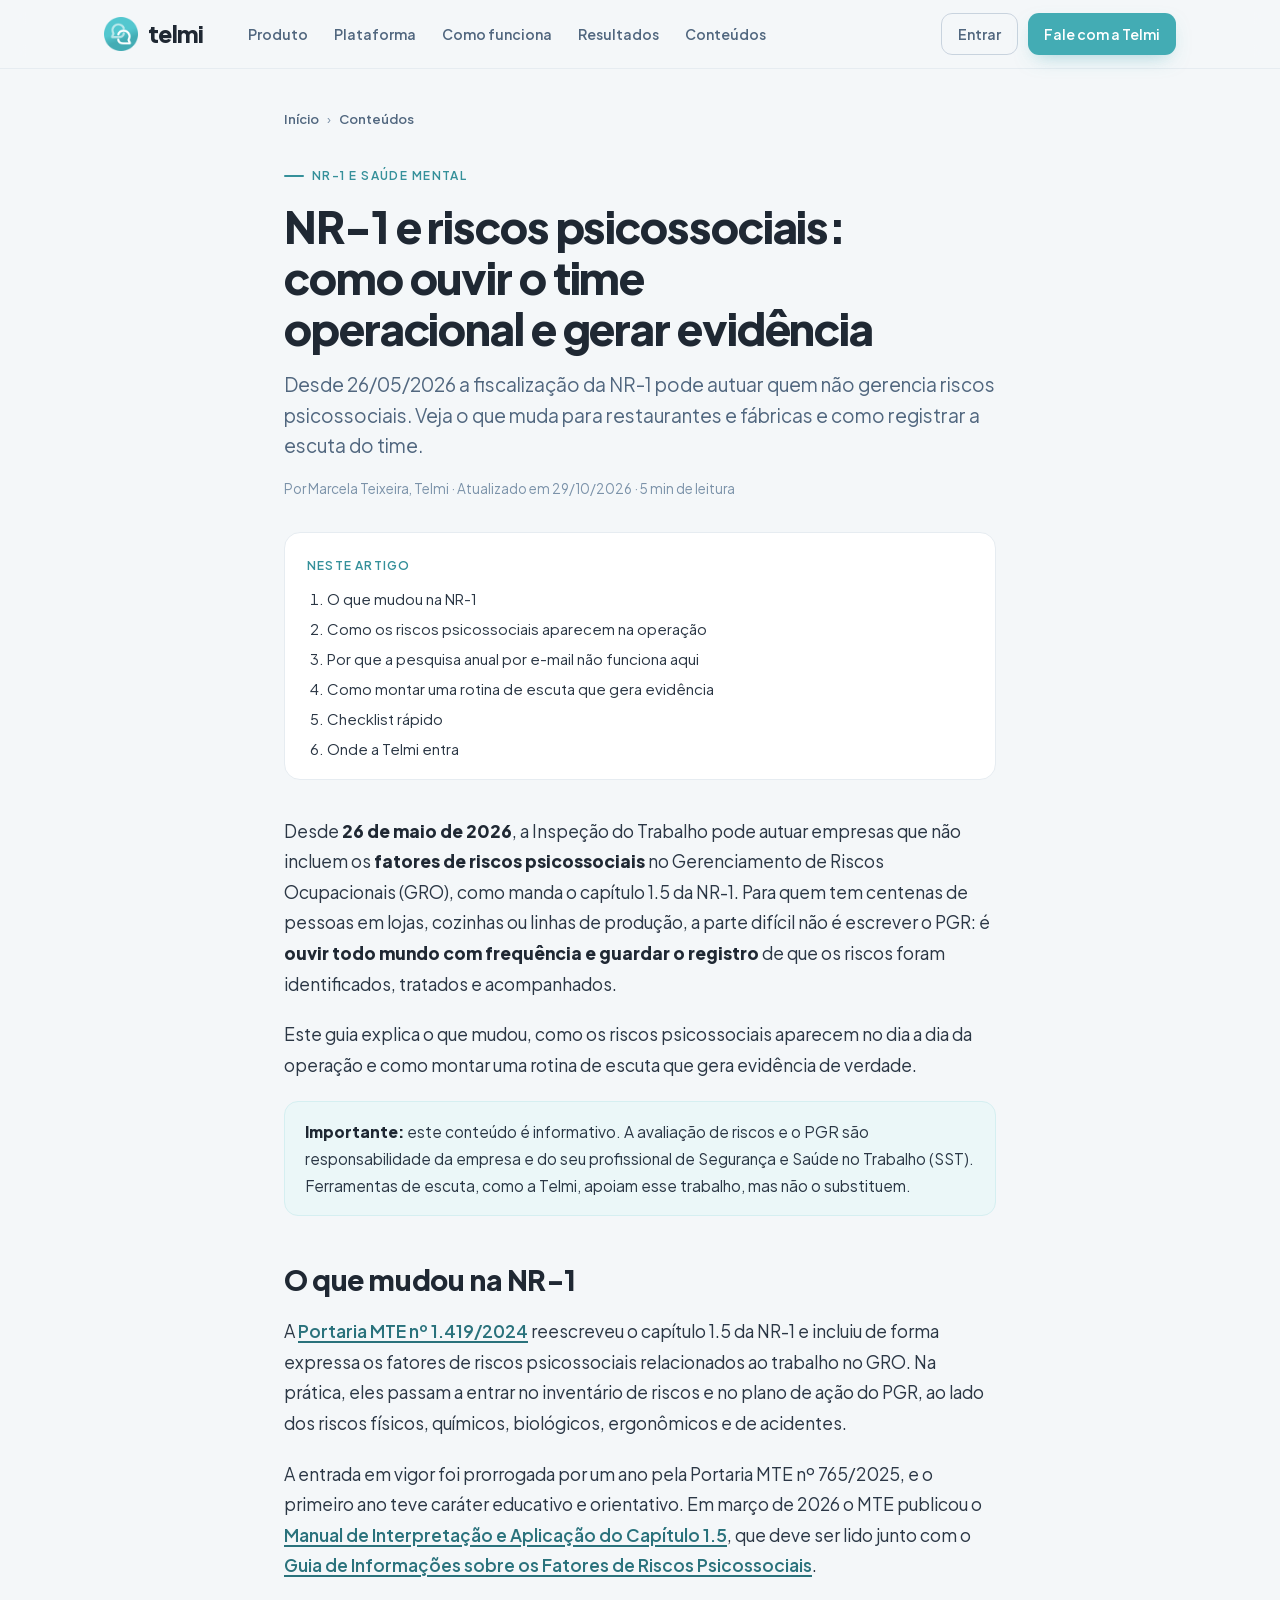
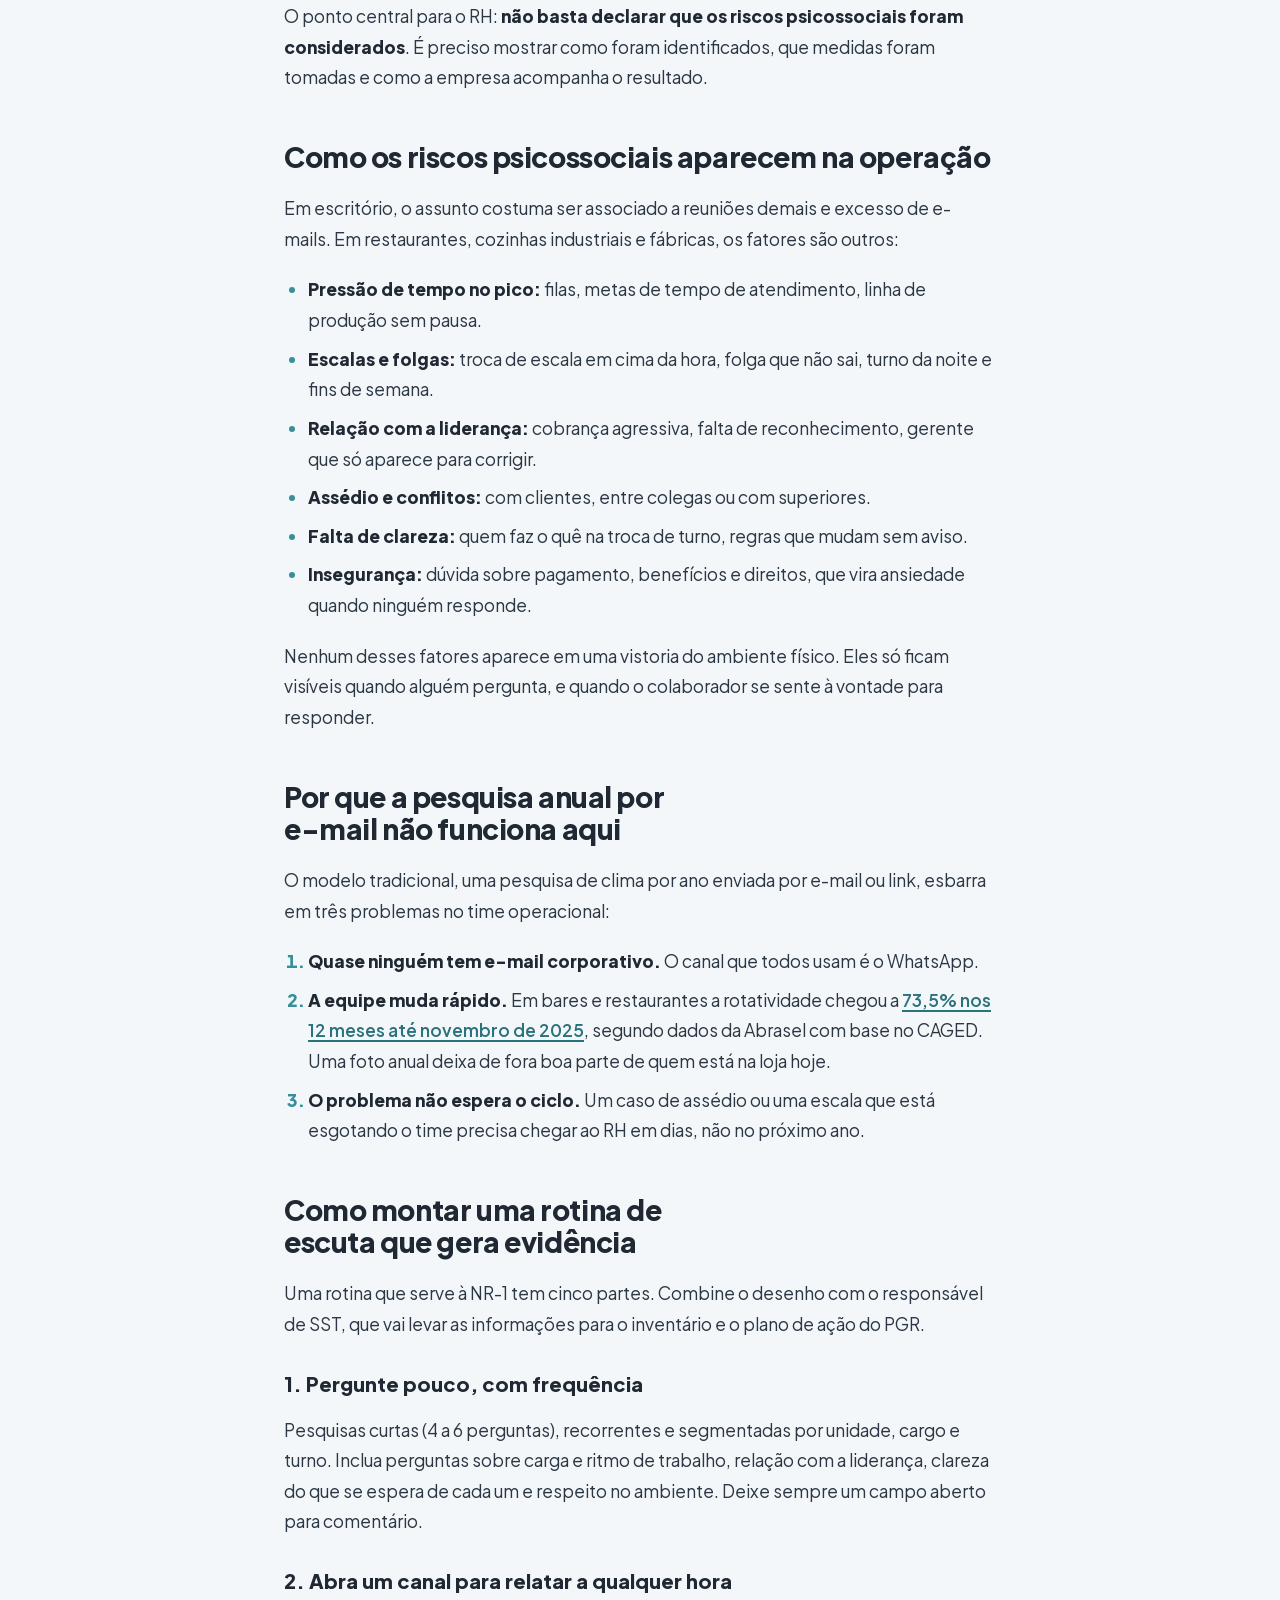
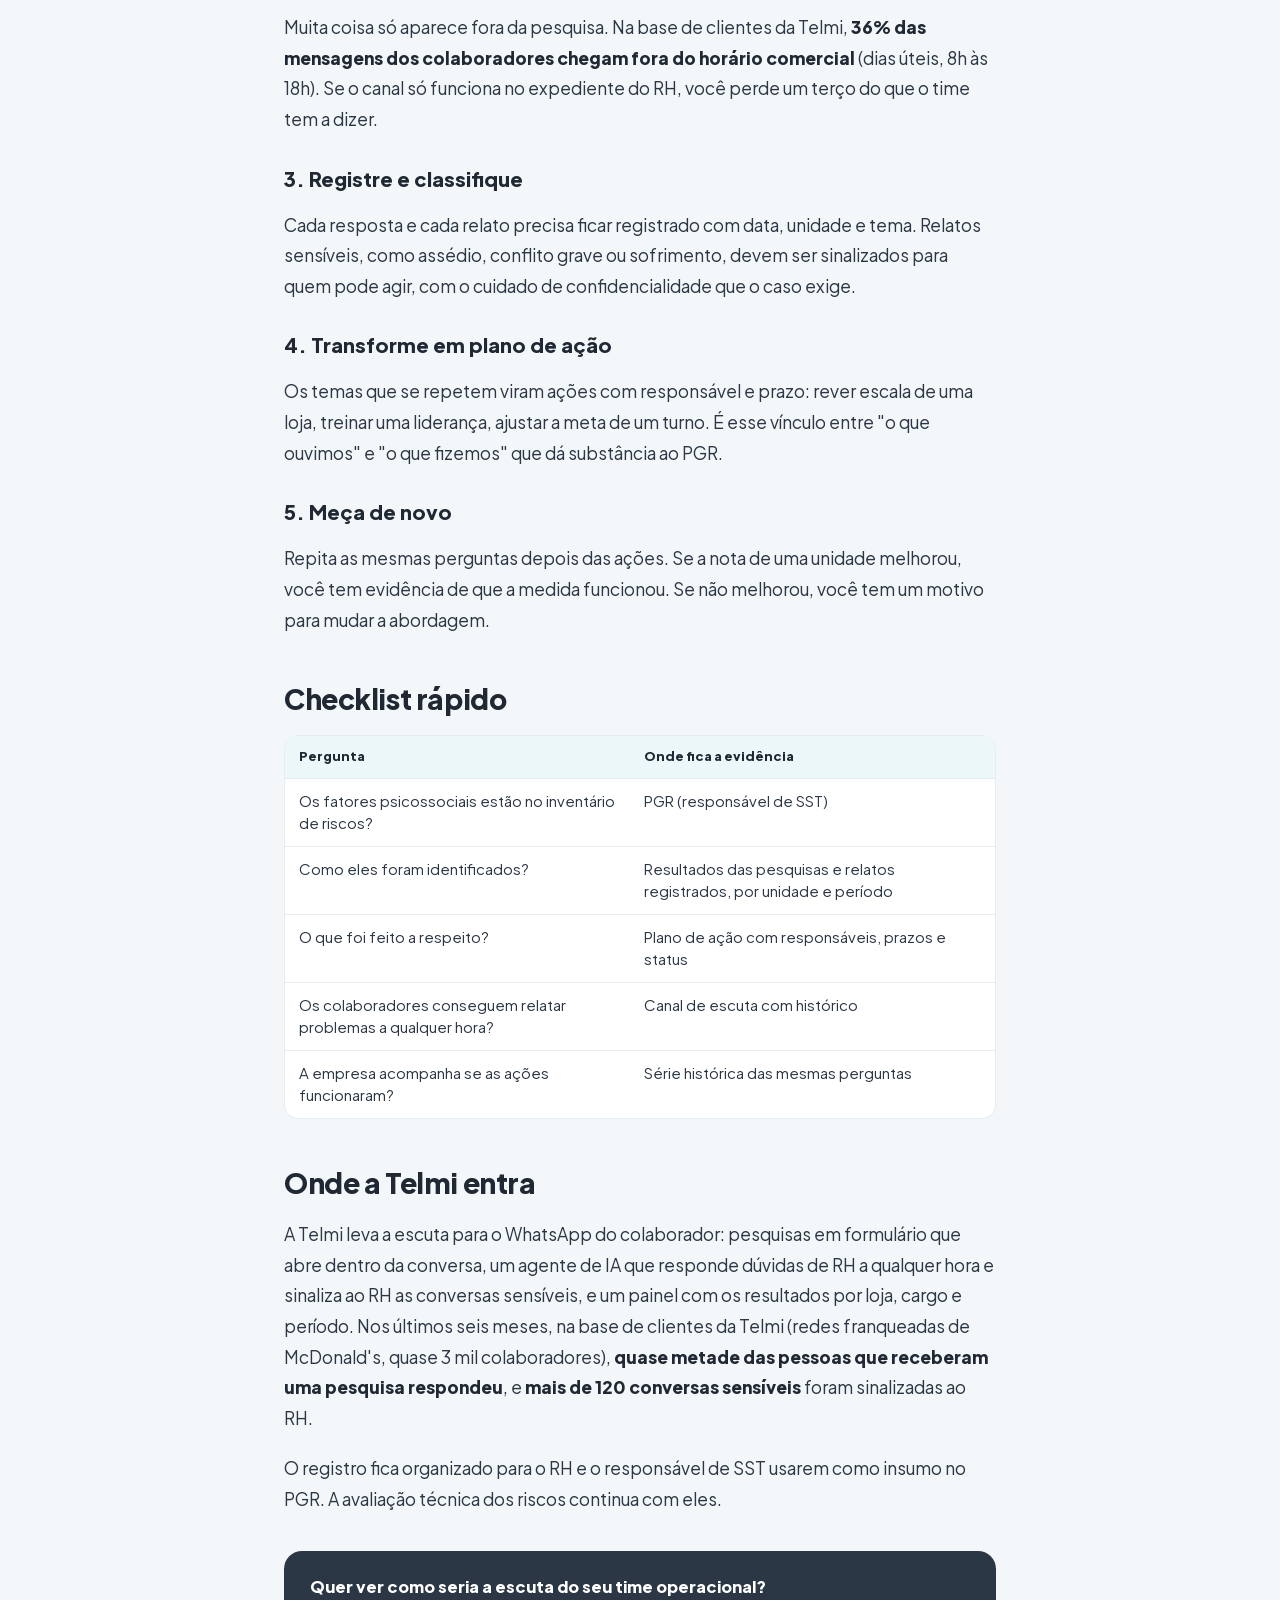
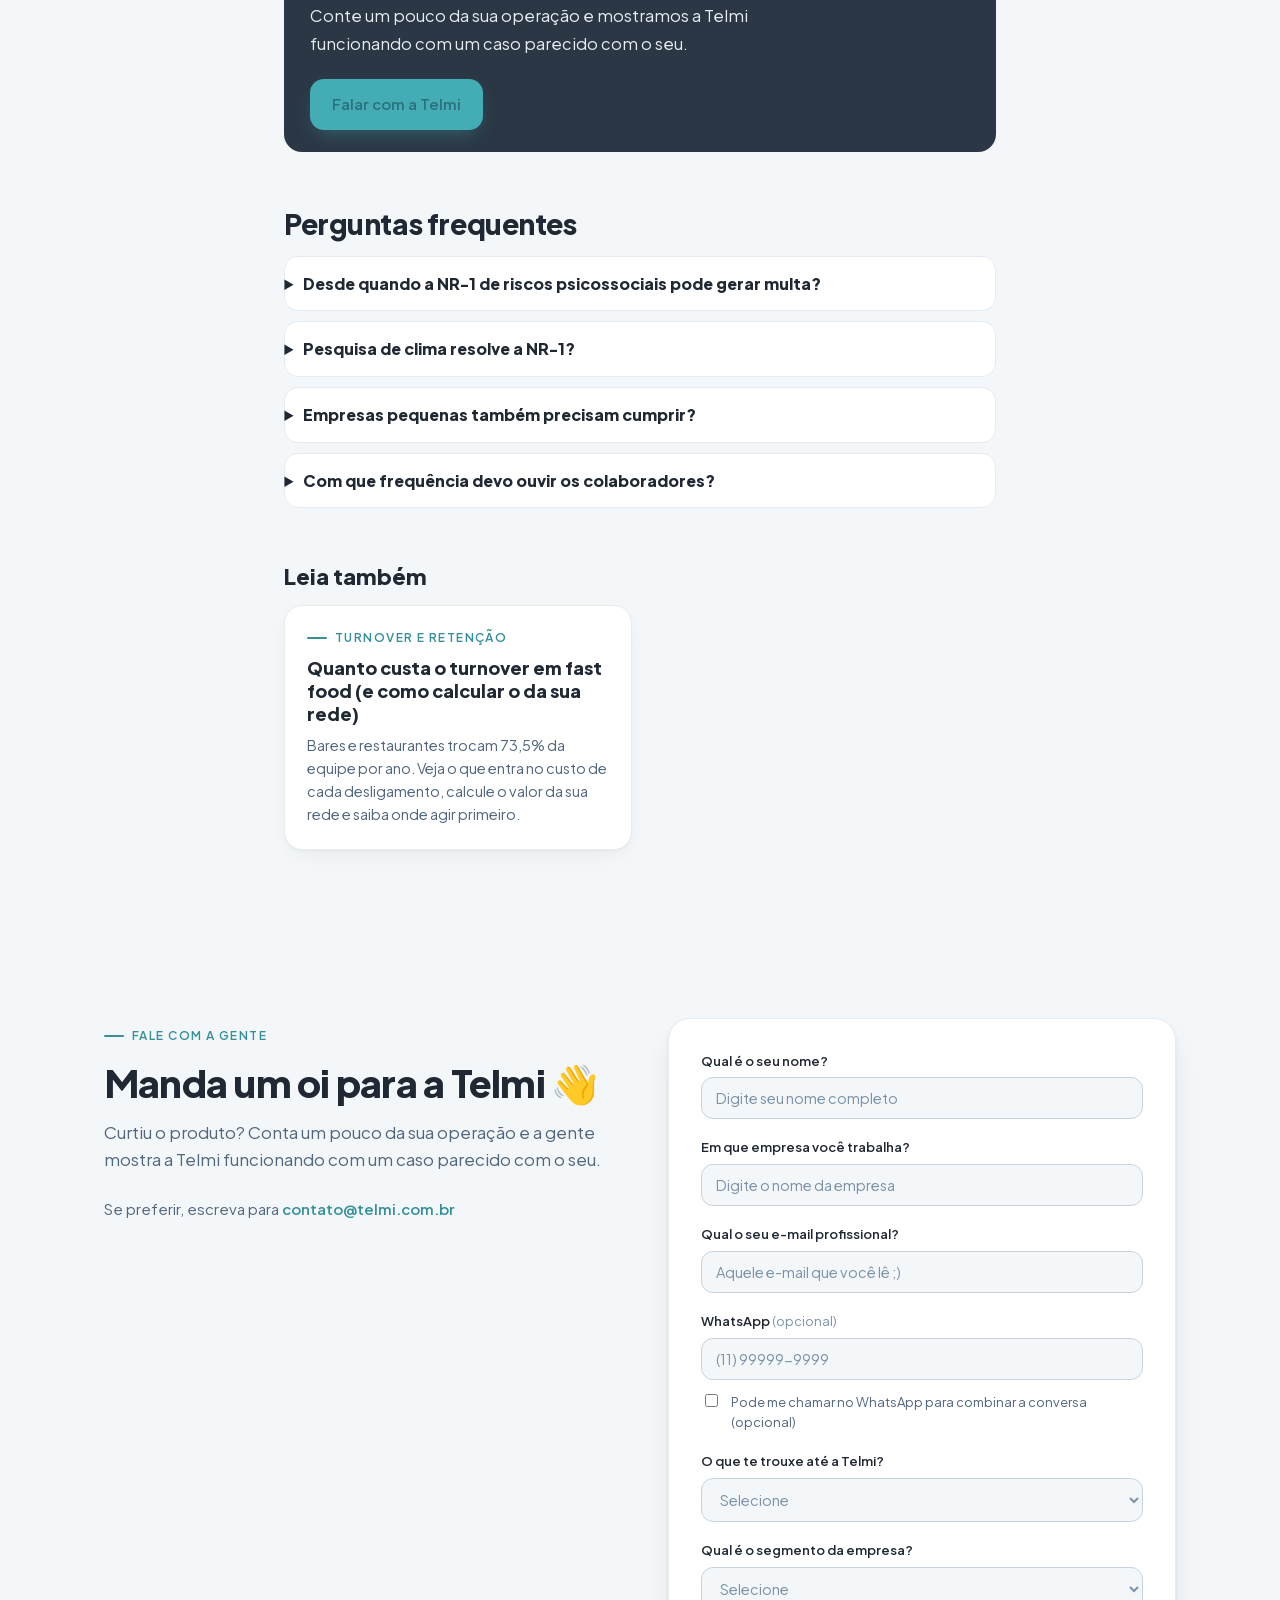
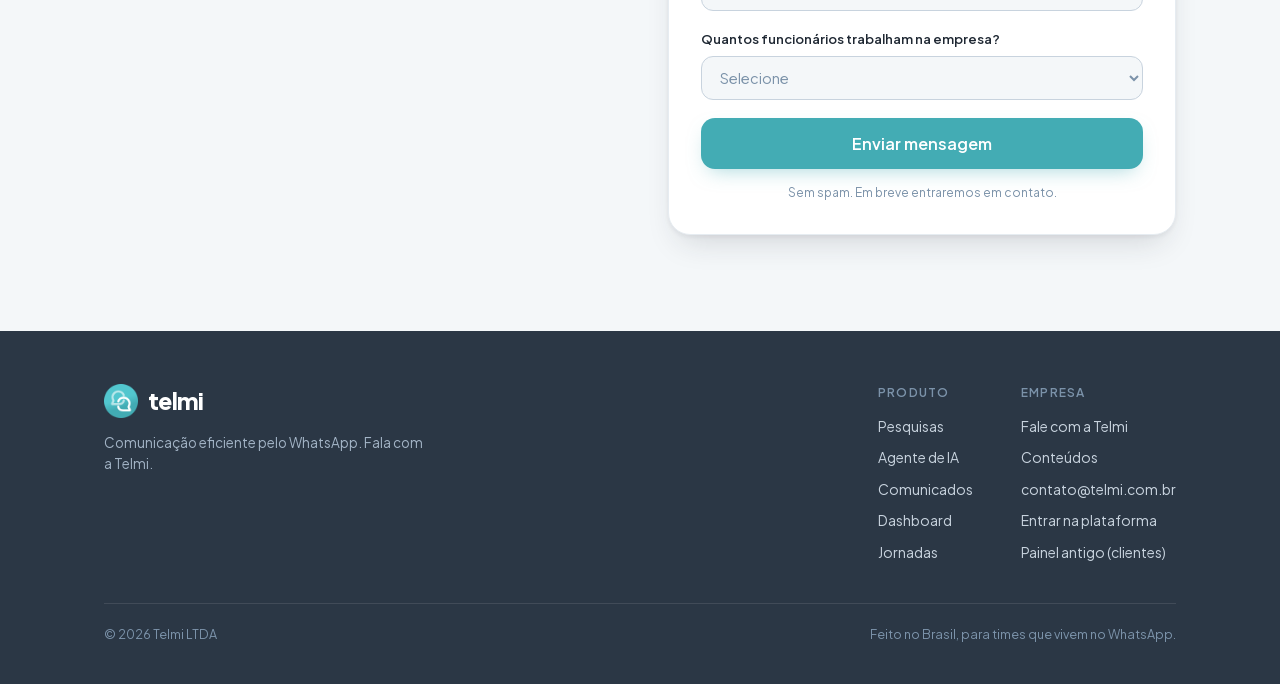
<file: blog/nr-1-riscos-psicossociais-operacao/index.html>
<!doctype html>
<html lang="pt-BR">
<head>
<meta charset="utf-8">
<meta name="viewport" content="width=device-width, initial-scale=1.0">
<title>NR-1 e riscos psicossociais: como ouvir o time operacional e gerar evidência | Telmi</title>
<meta name="description" content="Desde 26/05/2026 a fiscalização da NR-1 pode autuar quem não gerencia riscos psicossociais. Veja o que muda para restaurantes e fábricas e como registrar a escuta do time.">
<link rel="canonical" href="https://telmi.com.br/blog/nr-1-riscos-psicossociais-operacao/">
<link rel="icon" type="image/png" href="/assets/telmi-logo.png">
<meta property="og:title" content="NR-1 e riscos psicossociais: como ouvir o time operacional e gerar evidência | Telmi">
<meta property="og:description" content="Desde 26/05/2026 a fiscalização da NR-1 pode autuar quem não gerencia riscos psicossociais. Veja o que muda para restaurantes e fábricas e como registrar a escuta do time.">
<meta property="og:url" content="https://telmi.com.br/blog/nr-1-riscos-psicossociais-operacao/">
<meta property="og:type" content="article">
<meta property="og:site_name" content="Telmi">
<meta property="og:image" content="https://telmi.com.br/assets/og-image.png">
<meta name="twitter:card" content="summary_large_image">
<link rel="preload" href="/assets/fonts/plus-jakarta-sans-400.woff2" as="font" type="font/woff2" crossorigin>
<link rel="preload" href="/assets/fonts/plus-jakarta-sans-800.woff2" as="font" type="font/woff2" crossorigin>
<link rel="stylesheet" href="/assets/site.css">
<link rel="stylesheet" href="/assets/content.css">
<script type="application/ld+json">
{
  "@context": "https://schema.org",
  "@graph": [
    {
      "@type": "Article",
      "headline": "NR-1 e riscos psicossociais: como ouvir o time operacional e gerar evidência",
      "description": "Desde 26/05/2026 a fiscalização da NR-1 pode autuar quem não gerencia riscos psicossociais. Veja o que muda para restaurantes e fábricas e como registrar a escuta do time.",
      "datePublished": "2026-10-29",
      "dateModified": "2026-10-29",
      "inLanguage": "pt-BR",
      "mainEntityOfPage": "https://telmi.com.br/blog/nr-1-riscos-psicossociais-operacao/",
      "image": "https://telmi.com.br/assets/og-image.png",
      "author": {
        "@type": "Person",
        "name": "Marcela Teixeira",
        "worksFor": {
          "@id": "https://telmi.com.br/#org"
        }
      },
      "publisher": {
        "@type": "Organization",
        "@id": "https://telmi.com.br/#org",
        "name": "Telmi",
        "logo": "https://telmi.com.br/assets/telmi-logo.png"
      }
    },
    {
      "@type": "BreadcrumbList",
      "itemListElement": [
        {
          "@type": "ListItem",
          "position": 1,
          "name": "Início",
          "item": "https://telmi.com.br/"
        },
        {
          "@type": "ListItem",
          "position": 2,
          "name": "Conteúdos",
          "item": "https://telmi.com.br/blog/"
        },
        {
          "@type": "ListItem",
          "position": 3,
          "name": "NR-1 e riscos psicossociais: como ouvir o time operacional e gerar evidência",
          "item": "https://telmi.com.br/blog/nr-1-riscos-psicossociais-operacao/"
        }
      ]
    },
    {
      "@type": "FAQPage",
      "mainEntity": [
        {
          "@type": "Question",
          "name": "Desde quando a NR-1 de riscos psicossociais pode gerar multa?",
          "acceptedAnswer": {
            "@type": "Answer",
            "text": "A nova redação do capítulo 1.5 da NR-1 (Portaria MTE nº 1.419/2024) teve a vigência prorrogada pela Portaria MTE nº 765/2025. Desde 26 de maio de 2026 a Inspeção do Trabalho pode autuar empresas que não incluem os fatores de riscos psicossociais no gerenciamento de riscos ocupacionais."
          }
        },
        {
          "@type": "Question",
          "name": "Pesquisa de clima resolve a NR-1?",
          "acceptedAnswer": {
            "@type": "Answer",
            "text": "Sozinha, não. A pesquisa é uma fonte importante para identificar e acompanhar fatores psicossociais, mas a avaliação de riscos, o inventário e o plano de ação ficam no PGR, conduzido pelo responsável de SST da empresa."
          }
        },
        {
          "@type": "Question",
          "name": "Empresas pequenas também precisam cumprir?",
          "acceptedAnswer": {
            "@type": "Answer",
            "text": "A NR-1 vale para todas as empresas com empregados regidos pela CLT. Existem tratamentos diferenciados para microempresas e empresas de pequeno porte em alguns pontos; confira no texto da norma e no manual do MTE com seu profissional de SST."
          }
        },
        {
          "@type": "Question",
          "name": "Com que frequência devo ouvir os colaboradores?",
          "acceptedAnswer": {
            "@type": "Answer",
            "text": "A norma não fixa um intervalo para pesquisas. Em operações com rotatividade alta, uma medição anual deixa de fora boa parte de quem está na equipe hoje, por isso escutas curtas e frequentes, por unidade e por turno, dão um retrato mais fiel e mostram se as ações funcionaram."
          }
        }
      ]
    }
  ]
}
</script>
<script>
// Analytics primeira-parte: pageview + eventos direto na Supabase (Edge
// Function site-event → tabela site_events → aba Site no admin do dashboard).
// Sem cookies e sem PII — o visitor id é aleatório, guardado no localStorage.
window.tlm = (function(){
  // Só conta em produção: localhost e o preview do Railway não sujam as métricas.
  if (!/(^|\.)telmi\.com\.br$/.test(location.hostname)) return { track: function(){} };
  var KEY = 'sb_publishable_ipFi9UJwiyWQy4yZXoXjzA_Pwo2_h5i';
  function rid(){ return Math.random().toString(36).slice(2) + Date.now().toString(36); }
  var vid, sid;
  try {
    vid = localStorage.getItem('_tlm_vid');
    if (!vid) { vid = rid(); localStorage.setItem('_tlm_vid', vid); }
    sid = sessionStorage.getItem('_tlm_sid');
    if (!sid) { sid = rid(); sessionStorage.setItem('_tlm_sid', sid); }
  } catch(e) { vid = rid(); sid = vid; }
  var q = new URLSearchParams(location.search);
  function send(type, name){
    try {
      fetch('https://itujwigckxlestpmmvbr.supabase.co/functions/v1/site-event', {
        method: 'POST', keepalive: true,
        headers: {'Content-Type':'application/json','apikey':KEY},
        body: JSON.stringify({
          type: type, name: name || null, vid: vid, sid: sid,
          path: location.pathname,
          referrer: document.referrer || null,
          utm_source: q.get('utm_source'), utm_medium: q.get('utm_medium'),
          utm_campaign: q.get('utm_campaign'),
          device: matchMedia('(max-width: 768px)').matches ? 'mobile' : 'desktop'
        })
      }).catch(function(){});
    } catch(e) {}
  }
  send('pageview');
  return { track: function(name){ send('event', name); } };
})();
</script>
<script>
// Escala do layout em telas largas: o design é fixo em ~1120px, então em vez de
// deixá-lo numa coluna centralizada com margens enormes, aplicamos `zoom`
// proporcional à largura da janela (contínuo, com teto) direto no <html> —
// roda antes do primeiro paint pra não piscar. Abaixo de 1360px o zoom é 1 e as
// media queries de tablet/mobile do CSS cuidam do resto. Fallback sem-JS: os
// breakpoints html{zoom} no <style>.
(function(){
  var BASE = 1360, MAX = 2.6;
  function fitZoom(){
    var w = window.innerWidth || document.documentElement.clientWidth;
    var z = w > BASE ? Math.min(w / BASE, MAX) : 1;
    document.documentElement.style.zoom = z;
  }
  fitZoom();
  addEventListener('resize', fitZoom, {passive:true});
})();
</script>
</head>
<body>
<nav class="nav">
  <div class="container nav-inner">
    <a class="logo" href="/#top" aria-label="Telmi — início">
      <img src="/assets/telmi-logo.png" alt="">
      <b>telmi</b>
    </a>
    <div class="nav-links">
      <a href="/#modulos">Produto</a>
      <a href="/#plataforma">Plataforma</a>
      <a href="/#como-funciona">Como funciona</a>
      <a href="/#resultados">Resultados</a>
      <a href="/blog/">Conteúdos</a>
    </div>
    <div class="nav-cta">
      <a class="btn btn-ghost btn-sm" href="https://app.telmi.com.br/login">Entrar</a>
      <a class="btn btn-primary btn-sm" href="#contato">Fale com a Telmi</a>
    </div>
  </div>
</nav>
<main class="art">
  <div class="container art-wrap">
    <nav class="art-crumbs" aria-label="Você está em"><a href="/">Início</a><span>›</span><a href="/blog/">Conteúdos</a></nav>
    <header class="art-head">
      <span class="eyebrow">NR-1 e saúde mental</span>
      <h1>NR-1 e riscos psicossociais: como ouvir o time operacional e gerar evidência</h1>
      <p class="art-lead">Desde 26/05/2026 a fiscalização da NR-1 pode autuar quem não gerencia riscos psicossociais. Veja o que muda para restaurantes e fábricas e como registrar a escuta do time.</p>
      <p class="art-meta">Por Marcela Teixeira, Telmi · Atualizado em <time datetime="2026-10-29">29/10/2026</time> · 5 min de leitura</p>
    </header>
    <nav class="art-toc" aria-label="Neste artigo"><b>Neste artigo</b><ol><li><a href="#o-que-mudou-na-nr-1">O que mudou na NR-1</a></li><li><a href="#como-os-riscos-psicossociais-aparecem-na-operacao">Como os riscos psicossociais aparecem na operação</a></li><li><a href="#por-que-a-pesquisa-anual-por-e-mail-nao-funciona-aqui">Por que a pesquisa anual por e-mail não funciona aqui</a></li><li><a href="#como-montar-uma-rotina-de-escuta-que-gera-evidencia">Como montar uma rotina de escuta que gera evidência</a></li><li><a href="#checklist-rapido">Checklist rápido</a></li><li><a href="#onde-a-telmi-entra">Onde a Telmi entra</a></li></ol></nav>
    <article class="art-body">
<p>Desde <strong>26 de maio de 2026</strong>, a Inspeção do Trabalho pode autuar empresas que não incluem os <strong>fatores de riscos psicossociais</strong> no Gerenciamento de Riscos Ocupacionais (GRO), como manda o capítulo 1.5 da NR-1. Para quem tem centenas de pessoas em lojas, cozinhas ou linhas de produção, a parte difícil não é escrever o PGR: é <strong>ouvir todo mundo com frequência e guardar o registro</strong> de que os riscos foram identificados, tratados e acompanhados.</p>
<p>Este guia explica o que mudou, como os riscos psicossociais aparecem no dia a dia da operação e como montar uma rotina de escuta que gera evidência de verdade.</p>
<aside class="art-note"><p><strong>Importante:</strong> este conteúdo é informativo. A avaliação de riscos e o PGR são responsabilidade da empresa e do seu profissional de Segurança e Saúde no Trabalho (SST). Ferramentas de escuta, como a Telmi, apoiam esse trabalho, mas não o substituem.</p></aside>
<h2 id="o-que-mudou-na-nr-1">O que mudou na NR-1</h2>
<p>A <a href="https://www.gov.br/trabalho-e-emprego/pt-br/assuntos/inspecao-do-trabalho/seguranca-e-saude-no-trabalho/sst-portarias/2024/portaria-mte-no-1-419-nr-01-gro-nova-redacao.pdf" target="_blank" rel="noopener">Portaria MTE nº 1.419/2024</a> reescreveu o capítulo 1.5 da NR-1 e incluiu de forma expressa os fatores de riscos psicossociais relacionados ao trabalho no GRO. Na prática, eles passam a entrar no inventário de riscos e no plano de ação do PGR, ao lado dos riscos físicos, químicos, biológicos, ergonômicos e de acidentes.</p>
<p>A entrada em vigor foi prorrogada por um ano pela Portaria MTE nº 765/2025, e o primeiro ano teve caráter educativo e orientativo. Em março de 2026 o MTE publicou o <a href="https://www.gov.br/trabalho-e-emprego/pt-br/assuntos/inspecao-do-trabalho/manuais-e-publicacoes/2026/manual_gro_pgr_da_nr_1.pdf" target="_blank" rel="noopener">Manual de Interpretação e Aplicação do Capítulo 1.5</a>, que deve ser lido junto com o <a href="https://www.gov.br/trabalho-e-emprego/pt-br/acesso-a-informacao/participacao-social/conselhos-e-orgaos-colegiados/comissao-tripartite-partitaria-permanente/normas-regulamentadora/normas-regulamentadoras-vigentes/guia-nr-01-revisado.pdf" target="_blank" rel="noopener">Guia de Informações sobre os Fatores de Riscos Psicossociais</a>.</p>
<p>O ponto central para o RH: <strong>não basta declarar que os riscos psicossociais foram considerados</strong>. É preciso mostrar como foram identificados, que medidas foram tomadas e como a empresa acompanha o resultado.</p>
<h2 id="como-os-riscos-psicossociais-aparecem-na-operacao">Como os riscos psicossociais aparecem na operação</h2>
<p>Em escritório, o assunto costuma ser associado a reuniões demais e excesso de e-mails. Em restaurantes, cozinhas industriais e fábricas, os fatores são outros:</p>
<ul><li><strong>Pressão de tempo no pico:</strong> filas, metas de tempo de atendimento, linha de produção sem pausa.</li><li><strong>Escalas e folgas:</strong> troca de escala em cima da hora, folga que não sai, turno da noite e fins de semana.</li><li><strong>Relação com a liderança:</strong> cobrança agressiva, falta de reconhecimento, gerente que só aparece para corrigir.</li><li><strong>Assédio e conflitos:</strong> com clientes, entre colegas ou com superiores.</li><li><strong>Falta de clareza:</strong> quem faz o quê na troca de turno, regras que mudam sem aviso.</li><li><strong>Insegurança:</strong> dúvida sobre pagamento, benefícios e direitos, que vira ansiedade quando ninguém responde.</li></ul>
<p>Nenhum desses fatores aparece em uma vistoria do ambiente físico. Eles só ficam visíveis quando alguém pergunta, e quando o colaborador se sente à vontade para responder.</p>
<h2 id="por-que-a-pesquisa-anual-por-e-mail-nao-funciona-aqui">Por que a pesquisa anual por e-mail não funciona aqui</h2>
<p>O modelo tradicional, uma pesquisa de clima por ano enviada por e-mail ou link, esbarra em três problemas no time operacional:</p>
<ol><li><strong>Quase ninguém tem e-mail corporativo.</strong> O canal que todos usam é o WhatsApp.</li><li><strong>A equipe muda rápido.</strong> Em bares e restaurantes a rotatividade chegou a <a href="https://gironews.com/food-service/turnover-nos-bares-e-restaurantes-registra-alta-e-chega-a-73/" target="_blank" rel="noopener">73,5% nos 12 meses até novembro de 2025</a>, segundo dados da Abrasel com base no CAGED. Uma foto anual deixa de fora boa parte de quem está na loja hoje.</li><li><strong>O problema não espera o ciclo.</strong> Um caso de assédio ou uma escala que está esgotando o time precisa chegar ao RH em dias, não no próximo ano.</li></ol>
<h2 id="como-montar-uma-rotina-de-escuta-que-gera-evidencia">Como montar uma rotina de escuta que gera evidência</h2>
<p>Uma rotina que serve à NR-1 tem cinco partes. Combine o desenho com o responsável de SST, que vai levar as informações para o inventário e o plano de ação do PGR.</p>
<h3 id="1-pergunte-pouco-com-frequencia">1. Pergunte pouco, com frequência</h3>
<p>Pesquisas curtas (4 a 6 perguntas), recorrentes e segmentadas por unidade, cargo e turno. Inclua perguntas sobre carga e ritmo de trabalho, relação com a liderança, clareza do que se espera de cada um e respeito no ambiente. Deixe sempre um campo aberto para comentário.</p>
<h3 id="2-abra-um-canal-para-relatar-a-qualquer-hora">2. Abra um canal para relatar a qualquer hora</h3>
<p>Muita coisa só aparece fora da pesquisa. Na base de clientes da Telmi, <strong>36% das mensagens dos colaboradores chegam fora do horário comercial</strong> (dias úteis, 8h às 18h). Se o canal só funciona no expediente do RH, você perde um terço do que o time tem a dizer.</p>
<h3 id="3-registre-e-classifique">3. Registre e classifique</h3>
<p>Cada resposta e cada relato precisa ficar registrado com data, unidade e tema. Relatos sensíveis, como assédio, conflito grave ou sofrimento, devem ser sinalizados para quem pode agir, com o cuidado de confidencialidade que o caso exige.</p>
<h3 id="4-transforme-em-plano-de-acao">4. Transforme em plano de ação</h3>
<p>Os temas que se repetem viram ações com responsável e prazo: rever escala de uma loja, treinar uma liderança, ajustar a meta de um turno. É esse vínculo entre &quot;o que ouvimos&quot; e &quot;o que fizemos&quot; que dá substância ao PGR.</p>
<h3 id="5-meca-de-novo">5. Meça de novo</h3>
<p>Repita as mesmas perguntas depois das ações. Se a nota de uma unidade melhorou, você tem evidência de que a medida funcionou. Se não melhorou, você tem um motivo para mudar a abordagem.</p>
<h2 id="checklist-rapido">Checklist rápido</h2>
<div class="art-table"><table><thead><tr><th>Pergunta</th><th>Onde fica a evidência</th></tr></thead><tbody><tr><td>Os fatores psicossociais estão no inventário de riscos?</td><td>PGR (responsável de SST)</td></tr><tr><td>Como eles foram identificados?</td><td>Resultados das pesquisas e relatos registrados, por unidade e período</td></tr><tr><td>O que foi feito a respeito?</td><td>Plano de ação com responsáveis, prazos e status</td></tr><tr><td>Os colaboradores conseguem relatar problemas a qualquer hora?</td><td>Canal de escuta com histórico</td></tr><tr><td>A empresa acompanha se as ações funcionaram?</td><td>Série histórica das mesmas perguntas</td></tr></tbody></table></div>
<h2 id="onde-a-telmi-entra">Onde a Telmi entra</h2>
<p>A Telmi leva a escuta para o WhatsApp do colaborador: pesquisas em formulário que abre dentro da conversa, um agente de IA que responde dúvidas de RH a qualquer hora e sinaliza ao RH as conversas sensíveis, e um painel com os resultados por loja, cargo e período. Nos últimos seis meses, na base de clientes da Telmi (redes franqueadas de McDonald's, quase 3 mil colaboradores), <strong>quase metade das pessoas que receberam uma pesquisa respondeu</strong>, e <strong>mais de 120 conversas sensíveis</strong> foram sinalizadas ao RH.</p>
<p>O registro fica organizado para o RH e o responsável de SST usarem como insumo no PGR. A avaliação técnica dos riscos continua com eles.</p>
<aside class="art-cta"><div><p><strong>Quer ver como seria a escuta do seu time operacional?</strong> Conte um pouco da sua operação e mostramos a Telmi funcionando com um caso parecido com o seu.</p></div>
<a class="btn btn-primary" href="#contato">Falar com a Telmi</a></aside>
    </article>
    <section class="art-faq"><h2 id="perguntas-frequentes">Perguntas frequentes</h2><details><summary>Desde quando a NR-1 de riscos psicossociais pode gerar multa?</summary><p>A nova redação do capítulo 1.5 da NR-1 (Portaria MTE nº 1.419/2024) teve a vigência prorrogada pela Portaria MTE nº 765/2025. Desde 26 de maio de 2026 a Inspeção do Trabalho pode autuar empresas que não incluem os fatores de riscos psicossociais no gerenciamento de riscos ocupacionais.</p></details><details><summary>Pesquisa de clima resolve a NR-1?</summary><p>Sozinha, não. A pesquisa é uma fonte importante para identificar e acompanhar fatores psicossociais, mas a avaliação de riscos, o inventário e o plano de ação ficam no PGR, conduzido pelo responsável de SST da empresa.</p></details><details><summary>Empresas pequenas também precisam cumprir?</summary><p>A NR-1 vale para todas as empresas com empregados regidos pela CLT. Existem tratamentos diferenciados para microempresas e empresas de pequeno porte em alguns pontos; confira no texto da norma e no manual do MTE com seu profissional de SST.</p></details><details><summary>Com que frequência devo ouvir os colaboradores?</summary><p>A norma não fixa um intervalo para pesquisas. Em operações com rotatividade alta, uma medição anual deixa de fora boa parte de quem está na equipe hoje, por isso escutas curtas e frequentes, por unidade e por turno, dão um retrato mais fiel e mostram se as ações funcionaram.</p></details></section>
    <section class="art-related"><h2>Leia também</h2><div class="art-cards"><a class="art-card" href="/blog/custo-do-turnover-fast-food/"><span class="eyebrow">Turnover e retenção</span><b>Quanto custa o turnover em fast food (e como calcular o da sua rede)</b><span>Bares e restaurantes trocam 73,5% da equipe por ano. Veja o que entra no custo de cada desligamento, calcule o valor da sua rede e saiba onde agir primeiro.</span></a></div></section>
  </div>
</main>
<section class="section contact" id="contato">
  <div class="container contact-grid">
    <div class="contact-left reveal">
      <span class="eyebrow">Fale com a gente</span>
      <h2>Manda um oi para a Telmi 👋</h2>
      <p>Curtiu o produto? Conta um pouco da sua operação e a gente mostra a Telmi funcionando com um caso parecido com o seu.</p>
      <p class="mail">Se preferir, escreva para <a href="mailto:contato@telmi.com.br">contato@telmi.com.br</a></p>
    </div>
    <form class="form-card reveal" id="contact-form">
      <div class="field">
        <label for="f-nome">Qual é o seu nome?</label>
        <input id="f-nome" name="nome" type="text" autocomplete="name" placeholder="Digite seu nome completo" required maxlength="200">
      </div>
      <div class="field">
        <label for="f-empresa">Em que empresa você trabalha?</label>
        <input id="f-empresa" name="empresa" type="text" autocomplete="organization" placeholder="Digite o nome da empresa" required maxlength="200">
      </div>
      <div class="field">
        <label for="f-email">Qual o seu e-mail profissional?</label>
        <input id="f-email" name="email" type="email" autocomplete="email" placeholder="Aquele e-mail que você lê ;)" required maxlength="200">
      </div>
      <div class="field">
        <label for="f-telefone">WhatsApp <span class="opt">(opcional)</span></label>
        <input id="f-telefone" name="telefone" type="tel" autocomplete="tel" inputmode="tel" placeholder="(11) 99999-9999" maxlength="30">
      </div>
      <label class="check" for="f-aceite"><input id="f-aceite" name="aceite_contato" type="checkbox" aria-describedby="f-telefone"> Pode me chamar no WhatsApp para combinar a conversa (opcional)</label>
      <div class="field">
        <label for="f-interesse">O que te trouxe até a Telmi?</label>
        <select id="f-interesse" name="interesse" required>
          <option value="" disabled selected>Selecione</option>
          <option value="empresa">Tenho interesse em usar na minha empresa</option>
          <option value="conhecer">Quero só conhecer melhor</option>
          <option value="parceria">Quero fazer uma parceria</option>
          <option value="outro">Outro assunto</option>
        </select>
      </div>
      <div class="field">
        <label for="f-segmento">Qual é o segmento da empresa?</label>
        <select id="f-segmento" name="segmento" required>
          <option value="" disabled selected>Selecione</option>
          <option>Restaurantes e fast food</option>
          <option>Indústria de alimentos</option>
          <option>Varejo</option>
          <option>Logística</option>
          <option>Outra indústria</option>
          <option>Outro</option>
        </select>
      </div>
      <div class="field">
        <label for="f-tamanho">Quantos funcionários trabalham na empresa?</label>
        <select id="f-tamanho" name="tamanho" required>
          <option value="" disabled selected>Selecione</option>
          <option>1–50</option>
          <option>51–200</option>
          <option>201–1.000</option>
          <option>Mais de 1.000</option>
        </select>
      </div>
      <div class="hp" aria-hidden="true">
        <label for="f-ref-extra">Deixe em branco</label>
        <input id="f-ref-extra" name="ref_extra" type="text" tabindex="-1" autocomplete="off">
      </div>
      <button class="btn btn-primary btn-lg" type="submit" style="width:100%">Enviar mensagem</button>
      <p class="form-note" aria-live="polite">Sem spam. Em breve entraremos em contato.</p>
    </form>
  </div>
</section>
<footer>
  <div class="container">
    <div class="foot-grid">
      <div class="foot-brand">
        <a class="logo" href="/#top"><img src="/assets/telmi-logo.png" alt=""><b>telmi</b></a>
        <p>Comunicação eficiente pelo WhatsApp. Fala com a Telmi.</p>
      </div>
      <div class="foot-links">
        <div>
          <b>Produto</b>
          <a href="/#f-pesquisas">Pesquisas</a>
          <a href="/#f-agente">Agente de IA</a>
          <a href="/#f-comunicados">Comunicados</a>
          <a href="/#plataforma">Dashboard</a>
          <a href="/#jornadas">Jornadas</a>
        </div>
        <div>
          <b>Empresa</b>
          <a href="#contato">Fale com a Telmi</a>
          <a href="/blog/">Conteúdos</a>
          <a href="mailto:contato@telmi.com.br">contato@telmi.com.br</a>
          <a href="https://app.telmi.com.br/login">Entrar na plataforma</a>
          <a href="https://painel.telmi.com.br">Painel antigo (clientes)</a>
        </div>
      </div>
    </div>
    <div class="foot-bottom">
      <span>© 2026 Telmi LTDA</span>
      <span>Feito no Brasil, para times que vivem no WhatsApp.</span>
    </div>
  </div>
</footer>
<script>
(function(){
  var reduced = matchMedia('(prefers-reduced-motion: reduce)').matches;
  var els = [].slice.call(document.querySelectorAll('.reveal'));
  if (reduced) {
    els.forEach(function(el){ el.classList.add('in'); });
  } else {
    // Revela por posição de scroll (rAF) em vez de IntersectionObserver: saltos
    // de scroll (âncora com smooth scroll, End/PgDn, flick rápido) pulavam a
    // interseção e a seção ficava invisível.
    var ticking = false;
    function sweep(){
      ticking = false;
      els = els.filter(function(el){
        if (el.getBoundingClientRect().top < innerHeight * 0.92){
          el.classList.add('in');
          return false;
        }
        return true;
      });
      if (!els.length){
        removeEventListener('scroll', onScroll);
        removeEventListener('resize', onScroll);
      }
    }
    function onScroll(){
      if (!ticking){ ticking = true; requestAnimationFrame(sweep); }
    }
    addEventListener('scroll', onScroll, {passive:true});
    addEventListener('resize', onScroll);
    addEventListener('load', onScroll);
    sweep();
  }

  document.addEventListener('click', function(ev){
    var a = ev.target.closest && ev.target.closest('a');
    if (!a || !window.tlm) return;
    var href = a.getAttribute('href') || '';
    if (href === '#contato') tlm.track('cta_contato');
    else if (href.indexOf('app.telmi.com.br') !== -1) tlm.track('cta_entrar');
  });

  document.getElementById('contact-form').addEventListener('submit', function(ev){
    ev.preventDefault();
    var f = ev.target;
    var btn = f.querySelector('button[type="submit"]');
    var note = f.querySelector('.form-note');
    btn.disabled = true;
    var original = btn.textContent;
    btn.textContent = 'Enviando…';
    function utm(){
      var q = new URLSearchParams(location.search), out = {}, any = false;
      ['utm_source','utm_medium','utm_campaign','utm_term','utm_content','gclid'].forEach(function(k){
        var v = q.get(k); if (v) { out[k] = v.slice(0, 200); any = true; }
      });
      return any ? out : null;
    }
    var SB_KEY = 'sb_publishable_ipFi9UJwiyWQy4yZXoXjzA_Pwo2_h5i';
    fetch('https://itujwigckxlestpmmvbr.supabase.co/functions/v1/site-lead', {
      method: 'POST',
      headers: {'Content-Type': 'application/json', 'apikey': SB_KEY},
      body: JSON.stringify({
        nome: f.nome.value,
        empresa: f.empresa.value,
        email: f.email.value,
        telefone: f.telefone.value,
        aceite_contato: f.aceite_contato.checked,
        segmento: f.segmento.value,
        interesse: f.interesse.value,
        tamanho: f.tamanho.value,
        ref_extra: f.ref_extra.value,
        pagina: location.pathname,
        referrer: document.referrer || null,
        utm: utm()
      })
    }).then(function(res){
      if (!res.ok) throw new Error('HTTP ' + res.status);
      return res.json().catch(function(){ return {}; });
    }).then(function(){
      if (window.tlm) tlm.track('form_submit');
      f.innerHTML = '<div class="form-ok" role="status"><div class="ok-emoji">💚</div>' +
        '<h3>Recebido!</h3><p>Obrigado pelo interesse! Em breve entraremos em contato.</p></div>';
    }).catch(function(){
      btn.disabled = false;
      btn.textContent = original;
      note.textContent = 'Não conseguimos enviar agora — escreva para contato@telmi.com.br que a gente responde rapidinho.';
      note.style.color = '#E05B5B';
    });
  });
})();
</script>
</body>
</html>
</file>
<file: assets/site.css>
/* Gerado por scripts/build-content.mjs a partir do <style> do index.html — não editar à mão. */
@font-face{font-family:'Jakarta';font-style:normal;font-weight:400;font-display:swap;src:url('/assets/fonts/plus-jakarta-sans-400.woff2') format('woff2')}
@font-face{font-family:'Jakarta';font-style:normal;font-weight:600;font-display:swap;src:url('/assets/fonts/plus-jakarta-sans-600.woff2') format('woff2')}
@font-face{font-family:'Jakarta';font-style:normal;font-weight:800;font-display:swap;src:url('/assets/fonts/plus-jakarta-sans-800.woff2') format('woff2')}

:root{
  color-scheme: light;
  --brand:#43ACB4; --brand-600:#35909A; --brand-700:#2A727C; --brand-300:#7DD2D8;
  --brand-100:#D5EFF1; --brand-50:#EBF7F8;
  --ink-900:#1F2833; --ink-800:#2B3745; --ink-700:#374657; --ink-500:#51677F;
  --ink-400:#7B92A9; --ink-200:#C8D3DE; --ink-100:#E6ECF1; --ink-50:#F4F7F9;
  --good:#3BAE7A; --warn:#E9A23B; --bad:#E05B5B;

  --bg:var(--ink-50); --surface:#ffffff; --surface-2:var(--brand-50);
  --text:var(--ink-800); --text-strong:var(--ink-900); --text-2:var(--ink-500);
  --muted:var(--ink-400); --line:var(--ink-100); --line-2:var(--ink-200);
  --nav-bg:rgba(244,247,249,.82);
  --shadow-card:0 1px 2px rgba(31,40,51,.04), 0 8px 24px -12px rgba(31,40,51,.12);
  --shadow-hover:0 2px 4px rgba(31,40,51,.06), 0 16px 32px -12px rgba(31,40,51,.18);
  --band-bg:var(--brand);
}

*{box-sizing:border-box}
html{scroll-behavior:smooth}
body{
  margin:0; background:var(--bg); color:var(--text);
  font-family:'Jakarta',system-ui,-apple-system,sans-serif;
  font-size:16px; line-height:1.6;
  -webkit-font-smoothing:antialiased;
}
::selection{background:var(--brand-100); color:var(--ink-900)}
h1,h2,h3{color:var(--text-strong); text-wrap:balance; line-height:1.15; margin:0}
p{margin:0}
a{color:inherit}
img{max-width:100%}
button{font-family:inherit}

.container{max-width:1120px; margin:0 auto; padding:0 24px}
/* O design inteiro é definido em px sobre um container de 1120px. Em telas
   largas escalamos tudo proporcionalmente (mockups inclusive) via `zoom` no
   <html>. O valor contínuo é calculado por JS (fitZoom, no <head>); estes
   breakpoints são só o fallback sem-JS — por isso vão em html{} (o inline do
   JS sobrepõe). Nada compõe zoom porque é sempre o mesmo elemento. */
@media (min-width:1360px){ html{zoom:1.06} }
@media (min-width:1600px){ html{zoom:1.20} }
@media (min-width:1920px){ html{zoom:1.42} }
@media (min-width:2300px){ html{zoom:1.72} }
@media (min-width:2800px){ html{zoom:2.06} }
@media (min-width:3400px){ html{zoom:2.40} }
.section{padding:96px 0}
.eyebrow{
  display:inline-flex; align-items:center; gap:8px;
  font-size:12px; font-weight:600; letter-spacing:.12em; text-transform:uppercase;
  color:var(--brand-600); margin-bottom:16px;
}
.eyebrow::before{content:""; width:20px; height:2px; background:currentColor; border-radius:2px}
.section-head{max-width:640px; margin-bottom:48px}
.section-head h2{font-size:clamp(28px,4vw,38px); font-weight:800; letter-spacing:-.02em}
.section-head p{margin-top:14px; font-size:17px; color:var(--text-2)}

/* ---------- nav ---------- */
.nav{
  position:sticky; top:0; z-index:50;
  background:var(--nav-bg); backdrop-filter:blur(12px); -webkit-backdrop-filter:blur(12px);
  border-bottom:1px solid var(--line);
}
.nav-inner{display:flex; align-items:center; gap:32px; height:68px}
.logo{display:flex; align-items:center; gap:10px; text-decoration:none}
.logo img{width:34px; height:34px; border-radius:9px}
.logo b{font-size:23px; font-weight:800; letter-spacing:-.03em; color:var(--text-strong); text-transform:lowercase}
.nav-links{display:flex; gap:26px; margin-left:12px; flex:1}
.nav-links a{font-size:14px; font-weight:600; color:var(--text-2); text-decoration:none; transition:color .15s}
.nav-links a:hover{color:var(--brand-600)}
.nav-cta{display:flex; gap:10px; margin-left:auto}
@media (max-width:840px){ .nav-links{display:none} }

.btn{
  display:inline-flex; align-items:center; justify-content:center; gap:8px;
  border-radius:14px; font-weight:600; font-size:15px; text-decoration:none;
  padding:12px 22px; border:none; cursor:pointer; white-space:nowrap;
  transition:transform .15s, box-shadow .15s, background .15s;
}
.btn:focus-visible, a:focus-visible, select:focus-visible, input:focus-visible{
  outline:2px solid var(--brand); outline-offset:2px;
}
.btn-primary{background:var(--brand); color:#fff; box-shadow:0 8px 20px -8px rgba(67,172,180,.5)}
.btn-primary:hover{background:var(--brand-600); transform:translateY(-1px)}
.btn-ghost{background:transparent; color:var(--text-2); border:1.5px solid var(--line-2)}
.btn-ghost:hover{border-color:var(--brand); color:var(--brand-600)}
.btn-sm{padding:9px 16px; font-size:14px; border-radius:11px}
.btn-lg{padding:15px 28px; font-size:16px}

/* ---------- hero ---------- */
.hero{padding:80px 0 40px; overflow:hidden}
.hero-grid{display:grid; grid-template-columns:1.05fr .95fr; gap:56px; align-items:center}
@media (max-width:920px){ .hero-grid{grid-template-columns:1fr} }
.hero h1{font-size:clamp(36px,5.2vw,54px); font-weight:800; letter-spacing:-.03em; line-height:1.08}
.hero h1 em{font-style:normal; color:var(--brand); position:relative; white-space:nowrap}
.hero h1 em svg{position:absolute; left:0; bottom:-6px; width:100%; height:10px}
.hero-sub{margin-top:22px; font-size:18px; color:var(--text-2); max-width:52ch}
.hero-ctas{margin-top:32px; display:flex; gap:12px; flex-wrap:wrap}
.hero-proof{margin-top:44px; display:flex; gap:0; flex-wrap:wrap; border-top:1px solid var(--line); padding-top:24px}
.proof-item{padding-right:32px; margin-right:32px; border-right:1px solid var(--line)}
.proof-item:last-child{border-right:none; margin-right:0; padding-right:0}
.proof-item b{display:block; font-size:24px; font-weight:800; color:var(--text-strong); letter-spacing:-.02em}
.proof-item span{font-size:13px; color:var(--muted)}

/* ---------- phone mockup ---------- */
.hero-visual{position:relative; display:flex; justify-content:center}
.phone{
  width:320px; background:#0d1418; border-radius:38px; padding:10px;
  box-shadow:0 24px 60px -20px rgba(31,40,51,.45), 0 0 0 1px rgba(255,255,255,.06) inset;
}
.phone-screen{border-radius:30px; overflow:hidden; background:#EFE9E2; display:flex; flex-direction:column}
.wa-header{background:#008069; color:#fff; display:flex; align-items:center; gap:10px; padding:12px 14px}
.wa-header .wa-avatar{
  width:34px; height:34px; border-radius:50%; background:#fff; flex-shrink:0;
  display:flex; align-items:center; justify-content:center; overflow:hidden;
}
.wa-avatar img{width:26px; height:26px}
.wa-header b{font-size:14.5px; font-weight:600; display:block; line-height:1.2}
.wa-header span{font-size:11px; opacity:.85}
.wa-chat{padding:14px 12px 16px; display:flex; flex-direction:column; gap:8px; min-height:340px;
  background:linear-gradient(rgba(239,233,226,.94),rgba(239,233,226,.94)),
  repeating-linear-gradient(45deg,#d8d0c4 0 1px,transparent 1px 14px)}
.bubble{
  max-width:82%; padding:8px 12px; font-size:13.5px; line-height:1.45; color:#111b21;
  border-radius:12px; box-shadow:0 1px 1px rgba(0,0,0,.08); position:relative;
}
.bubble .meta{display:flex; justify-content:flex-end; gap:3px; font-size:10px; color:#667781; margin-top:2px; align-items:center}
.bubble .meta .ticks{color:#53BDEB; font-weight:600; letter-spacing:-.12em}
.b-in{background:#fff; border-top-left-radius:4px; align-self:flex-start}
.b-out{background:#D9FDD3; border-top-right-radius:4px; align-self:flex-end}
.b-name{display:block; font-size:11px; font-weight:600; color:#008069; margin-bottom:2px}
.wa-day{align-self:center; background:#fff; border-radius:8px; padding:3px 10px; font-size:10.5px; font-weight:600;
  color:#667781; box-shadow:0 1px 1px rgba(0,0,0,.06); text-transform:uppercase; letter-spacing:.04em}
.wa-card{background:#fff; border-radius:12px; border-top-left-radius:4px; align-self:flex-start; max-width:86%;
  box-shadow:0 1px 1px rgba(0,0,0,.08); overflow:hidden; font-size:13px; color:#111b21}
.wa-card .wa-card-body{padding:10px 12px}
.wa-card .wa-card-btn{border-top:1px solid #e6e6e6; color:#008069; font-weight:600; text-align:center; padding:9px; font-size:13.5px}

/* WhatsApp Flow sheet (formulário nativo) */
.wa-flow{background:#fff; min-height:380px; display:flex; flex-direction:column}
.wa-flow-head{display:flex; align-items:center; gap:12px; padding:13px 14px; border-bottom:1px solid #ececec;
  font-weight:600; font-size:14px; color:#111b21}
.wa-flow-head .x{color:#54656f; font-size:16px; font-weight:400}
.wa-flow-body{padding:16px 16px 8px; flex:1}
.wa-q{font-size:13.5px; font-weight:600; color:#111b21; margin-bottom:8px}
.wa-q small{display:block; font-weight:400; color:#667781; font-size:11.5px; margin-top:1px}
.wa-opt{display:flex; align-items:center; gap:10px; padding:7px 0; color:#3b4a54; font-size:13px}
.wa-opt i{width:16px; height:16px; border:1.6px solid #8696a0; border-radius:50%; flex-shrink:0}
.wa-opt.sel i{border-color:#008069; background:radial-gradient(circle at center,#008069 45%,transparent 50%)}
.wa-flow-btn{margin:10px 14px 14px; background:#008069; color:#fff; border-radius:24px; text-align:center;
  padding:11px; font-weight:600; font-size:14px}
.wa-flow-note{text-align:center; font-size:10.5px; color:#8696a0; padding-bottom:10px}
@media (max-width:560px){
  .phone, .f-visual .phone, .hero-visual .phone{width:min(300px,100%)}
  .feature > div, .hero-grid > div, .contact-grid > *, .band-grid > div{min-width:0}
  .hero h1 em{white-space:normal}
  .hero h1 em svg{display:none}
  .proof-item{border-right:none; padding-right:0; margin-right:0; width:100%; margin-bottom:14px}
}

/* reveal animations */
@media (prefers-reduced-motion: no-preference){
  .chat-seq > *{opacity:0; transform:translateY(8px); animation:pop .45s cubic-bezier(.2,.7,.3,1) forwards}
  .chat-seq > *:nth-child(1){animation-delay:.25s}
  .chat-seq > *:nth-child(2){animation-delay:.85s}
  .chat-seq > *:nth-child(3){animation-delay:1.5s}
  .chat-seq > *:nth-child(4){animation-delay:2.15s}
  .chat-seq > *:nth-child(5){animation-delay:2.8s}
  .chat-seq > *:nth-child(6){animation-delay:3.45s}
  @keyframes pop{to{opacity:1; transform:none}}
  .reveal{opacity:0; transform:translateY(18px); transition:opacity .6s ease, transform .6s cubic-bezier(.2,.7,.3,1)}
  .reveal.in{opacity:1; transform:none}
  .modules .reveal:nth-child(3n+2), .journeys .reveal:nth-child(2), .how .reveal:nth-child(2),
  .results-grid .reveal:nth-child(2), .form-card.reveal{transition-delay:.1s}
  .modules .reveal:nth-child(3n), .journeys .reveal:nth-child(3), .how .reveal:nth-child(3),
  .results-grid .reveal:nth-child(3){transition-delay:.2s}
}

/* ---------- clients ---------- */
.clients{padding:16px 0 56px}
.clients-label{text-align:center; font-size:12px; font-weight:600; letter-spacing:.12em; text-transform:uppercase; color:var(--muted)}
.clients-row{margin-top:22px; display:flex; justify-content:center; align-items:center; flex-wrap:wrap}
.client{display:flex; align-items:center; gap:18px; font-weight:800; font-size:32px; letter-spacing:-.02em; color:var(--ink-800)}
.client-tile{width:68px; height:68px; border-radius:18px; background:#DA291C; display:flex; align-items:center; justify-content:center;
  box-shadow:0 10px 24px -10px rgba(218,41,28,.5)}
.client-tile svg{width:40px; height:36px}

/* ---------- teal band ---------- */
.band{background:var(--band-bg); color:#fff; padding:64px 0}
.band-grid{display:grid; grid-template-columns:1fr 1fr; gap:48px; align-items:center}
@media (max-width:840px){ .band-grid{grid-template-columns:1fr} }
.band h2{color:#fff; font-size:clamp(24px,3.4vw,32px); font-weight:800; letter-spacing:-.02em}
.band p{color:rgba(255,255,255,.85); margin-top:12px; font-size:16.5px}
.band-compare{display:flex; flex-direction:column; gap:14px}
.cmp{background:rgba(255,255,255,.12); border:1px solid rgba(255,255,255,.18); border-radius:16px; padding:16px 20px}
.cmp .cmp-top{display:flex; justify-content:space-between; gap:12px; font-size:13.5px; font-weight:600; margin-bottom:8px}
.cmp .cmp-top b{font-weight:800; white-space:nowrap}
.cmp .track{height:10px; background:rgba(255,255,255,.18); border-radius:99px; overflow:hidden}
.cmp .fill{height:100%; border-radius:99px; background:#fff}
.cmp.dim{opacity:.75}
.cmp.dim .fill{background:rgba(255,255,255,.55)}
.band-note{margin-top:10px; font-size:12.5px; color:rgba(255,255,255,.7)}

/* ---------- modules ---------- */
.modules{display:grid; grid-template-columns:repeat(3,1fr); gap:20px}
@media (max-width:980px){ .modules{grid-template-columns:repeat(2,1fr)} }
@media (max-width:560px){ .modules{grid-template-columns:1fr} }
.module{
  background:var(--surface); border:1px solid var(--line); border-radius:20px;
  padding:26px 24px; box-shadow:var(--shadow-card);
  transition:transform .2s, box-shadow .2s;
}
.module:hover{transform:translateY(-3px); box-shadow:var(--shadow-hover)}
.module .mod-ico{
  width:44px; height:44px; border-radius:13px; background:var(--surface-2);
  display:flex; align-items:center; justify-content:center; color:var(--brand-600); margin-bottom:18px;
}
.module .mod-ico svg{width:22px; height:22px}
.module h3{font-size:17px; font-weight:800; letter-spacing:-.01em}
.module p{margin-top:8px; font-size:14px; color:var(--text-2)}
.module a{display:inline-flex; align-items:center; gap:5px; margin-top:14px; font-size:13.5px; font-weight:600;
  color:var(--brand-600); text-decoration:none}
.module a:hover{gap:8px}

/* ---------- feature rows ---------- */
.feature{display:grid; grid-template-columns:1fr 1fr; gap:64px; align-items:center; padding:72px 0}
.feature + .feature{border-top:1px solid var(--line)}
@media (max-width:900px){ .feature{grid-template-columns:1fr; gap:40px} .feature .f-visual{order:-1} }
.feature h2{font-size:clamp(26px,3.4vw,34px); font-weight:800; letter-spacing:-.02em}
.feature > div > p{margin-top:14px; font-size:16.5px; color:var(--text-2)}
.f-list{list-style:none; margin:26px 0 0; padding:0; display:flex; flex-direction:column; gap:14px}
.f-list li{display:flex; gap:12px; font-size:15px}
.f-list li b{font-weight:600; color:var(--text-strong)}
.f-check{
  flex-shrink:0; width:22px; height:22px; border-radius:50%; margin-top:1px;
  background:rgba(59,174,122,.13); color:var(--good);
  display:flex; align-items:center; justify-content:center;
}
.f-check svg{width:12px; height:12px}
.f-visual{display:flex; justify-content:center; position:relative}
.f-visual .phone{width:300px}
.glow{position:absolute; inset:8% 12%; border-radius:50%; filter:blur(60px); opacity:.5; z-index:-1; background:var(--brand-100)}

/* ---------- dashboard mockup ---------- */
.dash-section{background:linear-gradient(var(--surface-2),var(--bg)); border-top:1px solid var(--line)}
.browser{
  border-radius:18px; overflow:hidden; border:1px solid var(--line-2);
  box-shadow:0 32px 80px -24px rgba(31,40,51,.35); background:#fff;
}
.browser-bar{display:flex; align-items:center; gap:8px; padding:11px 16px; background:#EDF1F5; border-bottom:1px solid #DFE6EC}
.browser-bar .dots{display:flex; gap:6px}
.browser-bar .dots i{width:11px; height:11px; border-radius:50%}
.browser-bar .url{
  flex:1; max-width:340px; margin:0 auto; background:#fff; border:1px solid #DFE6EC;
  border-radius:8px; font-size:12px; color:#51677F; text-align:center; padding:4px 12px;
}
.dash-scroll{overflow-x:auto}
.dash{display:grid; grid-template-columns:200px 1fr; min-width:920px; background:#F4F7F9; text-align:left}
.d-side{background:#2B3745; color:#fff; padding:18px 12px; display:flex; flex-direction:column; gap:4px}
.d-side .d-logo{display:flex; align-items:center; gap:8px; padding:4px 10px 16px}
.d-side .d-logo img{width:26px; height:26px; border-radius:7px}
.d-side .d-logo b{font-size:17px; font-weight:800; letter-spacing:-.02em; text-transform:lowercase; color:#fff}
.d-item{display:flex; align-items:center; gap:10px; padding:9px 12px; border-radius:11px; font-size:13px; font-weight:600; color:#C8D3DE}
.d-item svg{width:16px; height:16px; opacity:.9}
.d-item.active{background:#43ACB4; color:#fff; box-shadow:0 6px 16px -6px rgba(67,172,180,.45)}
.d-main{padding:22px 24px}
.d-header{display:flex; align-items:flex-end; justify-content:space-between; margin-bottom:16px}
.d-header h4{margin:0; font-size:19px; font-weight:800; color:#1F2833; letter-spacing:-.01em}
.d-header p{font-size:12px; color:#7B92A9; margin-top:2px}
.d-filters{display:flex; gap:8px}
.d-chip{background:#fff; border:1px solid #E6ECF1; border-radius:99px; font-size:11.5px; font-weight:600; color:#51677F; padding:5px 12px}
.kpis{display:grid; grid-template-columns:repeat(3,1fr); gap:12px}
.kpi{background:#fff; border:1px solid #E6ECF1; border-radius:16px; padding:14px 16px 10px;
  box-shadow:0 1px 2px rgba(31,40,51,.04), 0 8px 24px -12px rgba(31,40,51,.10)}
.kpi-top{display:flex; align-items:center; gap:8px; margin-bottom:8px}
.kpi-emoji{width:28px; height:28px; border-radius:8px; background:#EBF7F8; display:flex; align-items:center; justify-content:center; font-size:14px}
.kpi-title{font-size:12px; font-weight:600; color:#51677F}
.kpi-val{display:flex; align-items:baseline; gap:8px; font-variant-numeric:tabular-nums}
.kpi-val b{font-size:26px; font-weight:800; color:#1F2833; letter-spacing:-.02em}
.kpi-val span{font-size:12px; color:#7B92A9}
.delta{display:inline-flex; align-items:center; gap:2px; font-size:10.5px; font-weight:600; padding:2px 7px; border-radius:99px}
.delta.up{background:rgba(59,174,122,.12); color:#2E8A60}
.delta.down{background:rgba(224,91,91,.12); color:#C24444}
.kpi-sub{font-size:11px; color:#7B92A9; margin-top:3px}
.kpi-chips{display:flex; gap:5px; margin-top:7px; flex-wrap:wrap}
.kpi-chip{font-size:10px; font-weight:600; border-radius:99px; padding:2px 8px}
.kc-good{background:rgba(59,174,122,.12); color:#2E8A60}
.kc-neutral{background:#E6ECF1; color:#51677F}
.kc-bad{background:rgba(224,91,91,.12); color:#C24444}
.kpi svg.spark{display:block; width:100%; height:30px; margin-top:8px}
.d-charts{display:grid; grid-template-columns:1fr 1fr; gap:12px; margin-top:12px}
.d-chart{background:#fff; border:1px solid #E6ECF1; border-radius:16px; padding:14px 16px;
  box-shadow:0 1px 2px rgba(31,40,51,.04), 0 8px 24px -12px rgba(31,40,51,.10)}
.d-chart h5{margin:0; font-size:12.5px; font-weight:800; color:#374657}
.d-chart .ch-sub{font-size:10.5px; color:#7B92A9; margin-top:1px}
.legend{display:flex; gap:12px; flex-wrap:wrap; margin-top:8px}
.legend span{display:inline-flex; align-items:center; gap:5px; font-size:10.5px; font-weight:600; color:#51677F}
.legend i{width:8px; height:8px; border-radius:3px}
.d-chart svg{display:block; width:100%; height:150px; margin-top:6px}
.dash-caption{display:flex; justify-content:center; gap:28px; flex-wrap:wrap; margin-top:28px}
.dc-item{display:flex; align-items:center; gap:9px; font-size:14px; font-weight:600; color:var(--text-2)}
.dc-item svg{width:17px; height:17px; color:var(--brand-600); flex-shrink:0}

/* ---------- journeys ---------- */
.journeys{display:grid; grid-template-columns:repeat(3,1fr); gap:20px}
@media (max-width:840px){ .journeys{grid-template-columns:1fr} }
.journey{background:var(--surface); border:1px solid var(--line); border-radius:20px; padding:28px 26px; box-shadow:var(--shadow-card)}
.journey .j-emoji{font-size:30px}
.journey h3{font-size:19px; font-weight:800; margin-top:14px}
.journey > p{margin-top:8px; font-size:14.5px; color:var(--text-2)}
.j-steps{margin-top:20px; padding-left:0; list-style:none; border-left:2px solid var(--line-2); display:flex; flex-direction:column; gap:12px}
.j-steps li{position:relative; padding-left:18px; font-size:13.5px; color:var(--text-2)}
.j-steps li b{color:var(--text-strong); font-weight:600}
.j-steps li::before{content:""; position:absolute; left:-6px; top:6px; width:10px; height:10px; border-radius:50%;
  background:var(--brand); border:2px solid var(--surface)}

/* ---------- how ---------- */
.how{display:grid; grid-template-columns:repeat(3,1fr); gap:20px; counter-reset:step}
@media (max-width:840px){ .how{grid-template-columns:1fr} }
.step{background:var(--surface); border:1px solid var(--line); border-radius:20px; padding:28px 26px; box-shadow:var(--shadow-card); counter-increment:step; position:relative}
.step::before{
  content:counter(step, decimal-leading-zero);
  font-size:13px; font-weight:800; letter-spacing:.06em; color:var(--brand);
  display:inline-block; background:var(--surface-2); border-radius:99px; padding:4px 12px; margin-bottom:16px;
}
.step h3{font-size:18px; font-weight:800}
.step p{margin-top:8px; font-size:14.5px; color:var(--text-2)}

/* ---------- results ---------- */
.results{background:var(--surface); border-top:1px solid var(--line); border-bottom:1px solid var(--line); padding:88px 0}
.results h2{font-size:clamp(26px,3.6vw,34px); font-weight:800; letter-spacing:-.02em; max-width:560px}
.results-grid{display:grid; grid-template-columns:repeat(3,1fr); gap:20px; margin-top:44px}
@media (max-width:840px){ .results-grid{grid-template-columns:1fr} }
.result{background:var(--bg); border:1px solid var(--line); border-radius:20px; padding:26px}
.result b{display:block; font-size:20px; font-weight:800; color:var(--text-strong); letter-spacing:-.01em}
.result p{margin-top:8px; font-size:14px; color:var(--text-2)}
.result .r-tag{display:inline-block; font-size:11px; font-weight:600; letter-spacing:.1em; text-transform:uppercase; border-radius:99px; padding:3px 10px; margin-bottom:14px}
.rt-bad{background:rgba(224,91,91,.12); color:#C24444}
.rt-warn{background:rgba(233,162,59,.14); color:#A96F1E}
.rt-good{background:rgba(59,174,122,.12); color:#2E8A60}

/* ---------- contact ---------- */
.contact-grid{display:grid; grid-template-columns:1fr 1fr; gap:56px; align-items:start}
@media (max-width:840px){ .contact-grid{grid-template-columns:1fr} }
.contact h2{font-size:clamp(28px,4vw,38px); font-weight:800; letter-spacing:-.02em}
.contact-left p{margin-top:14px; font-size:17px; color:var(--text-2); max-width:44ch}
.contact-left .mail{margin-top:24px; font-size:15px}
.contact-left .mail a{color:var(--brand-600); font-weight:600; text-decoration:none}
.contact-left .mail a:hover{text-decoration:underline}
.form-card{background:var(--surface); border:1px solid var(--line); border-radius:22px; padding:32px; box-shadow:var(--shadow-hover)}
.form-card label{display:block; font-size:13px; font-weight:600; color:var(--text-strong); margin-bottom:6px}
.form-card .field{margin-bottom:18px}
.form-card input, .form-card select{
  width:100%; border:1.5px solid var(--line-2); background:var(--bg); color:var(--text);
  border-radius:12px; padding:11px 14px; font-size:14.5px; font-family:inherit;
  transition:border-color .15s;
}
.form-card input::placeholder{color:var(--muted)}
.form-card input:focus, .form-card select:focus{border-color:var(--brand); outline:none}
.form-card .opt{font-weight:400; color:var(--muted)}
.form-card .check{display:flex; gap:10px; align-items:flex-start; font-size:13px; font-weight:400; color:var(--text-2); margin:-6px 0 18px; cursor:pointer}
.form-card .check input{width:auto; margin-top:2px; accent-color:var(--brand)}
.form-card select:invalid{color:var(--muted)}
.form-card .hp{position:absolute; left:-9999px; width:1px; height:1px; overflow:hidden}
.form-note{font-size:12px; color:var(--muted); margin-top:14px; text-align:center}
.form-ok{text-align:center; padding:36px 0}
.form-ok .ok-emoji{font-size:42px}
.form-ok h3{font-size:22px; font-weight:800; margin-top:14px}
.form-ok p{margin-top:8px; color:var(--text-2); font-size:15px}

/* ---------- footer ---------- */
footer{background:var(--ink-800); color:#A3B4C6; padding:52px 0 40px}
.foot-grid{display:flex; justify-content:space-between; gap:32px; flex-wrap:wrap; align-items:flex-start}
.foot-brand .logo b{color:#fff}
.foot-brand p{margin-top:12px; font-size:13.5px; max-width:32ch}
.foot-links{display:flex; gap:48px; flex-wrap:wrap}
.foot-links div{display:flex; flex-direction:column; gap:9px}
.foot-links b{font-size:12px; font-weight:600; letter-spacing:.1em; text-transform:uppercase; color:#7B92A9; margin-bottom:4px}
.foot-links a{font-size:14px; color:#C8D3DE; text-decoration:none}
.foot-links a:hover{color:#fff}
.foot-bottom{border-top:1px solid rgba(255,255,255,.1); margin-top:40px; padding-top:20px; font-size:12.5px; color:#7B92A9;
  display:flex; justify-content:space-between; flex-wrap:wrap; gap:12px}
</file>
<file: assets/content.css>
/* Páginas de conteúdo (blog e /para/). Usa os tokens de site.css (extraído da home). */
.art{padding:40px 0 72px}
.art-wrap{max-width:760px}
.art-wrap--wide{max-width:1120px}
.art-crumbs{display:flex; gap:8px; align-items:center; font-size:13px; color:var(--muted); margin-bottom:28px}
.art-crumbs a{color:var(--text-2); text-decoration:none; font-weight:600}
.art-crumbs a:hover{color:var(--brand-600)}
.art-head{margin-bottom:32px}
.art-head h1{font-size:clamp(30px,4.6vw,44px); font-weight:800; letter-spacing:-.025em}
.art-lead{margin-top:16px; font-size:19px; color:var(--text-2); max-width:62ch}
.art-meta{margin-top:18px; font-size:13.5px; color:var(--muted)}

.art-toc{background:var(--surface); border:1px solid var(--line); border-radius:16px; padding:18px 22px; margin-bottom:36px}
.art-toc b{font-size:12px; font-weight:600; letter-spacing:.1em; text-transform:uppercase; color:var(--brand-600)}
.art-toc ol{margin:10px 0 0; padding-left:20px; display:grid; gap:6px; font-size:15px}
.art-toc a{color:var(--text); text-decoration:none}
.art-toc a:hover{color:var(--brand-600); text-decoration:underline}

.art-body{font-size:17.5px; line-height:1.75; color:var(--text)}
.art-body > * + *{margin-top:20px}
.art-body h2{font-size:clamp(23px,3vw,28px); font-weight:800; letter-spacing:-.015em; margin-top:48px; scroll-margin-top:90px}
.art-body h3{font-size:20px; font-weight:800; margin-top:32px; scroll-margin-top:90px}
.art-body h4{font-size:17px; font-weight:800; margin-top:24px}
.art-body a{color:var(--brand-700); font-weight:600; text-decoration-thickness:1.5px; text-underline-offset:3px}
.art-body ul,.art-body ol{padding-left:24px; display:grid; gap:8px}
.art-body li::marker{color:var(--brand-600); font-weight:800}
.art-body strong{color:var(--text-strong)}
.art-body code{font-size:.9em; background:var(--brand-50); border-radius:6px; padding:1px 6px}
.art-body blockquote{margin-left:0; margin-right:0; padding:4px 0 4px 20px; border-left:3px solid var(--brand); color:var(--text-2); font-style:italic}
.art-body hr{border:0; border-top:1px solid var(--line-2); margin:40px 0}
.art-table{overflow-x:auto; border:1px solid var(--line); border-radius:14px; background:var(--surface)}
.art-table table{border-collapse:collapse; width:100%; font-size:15px; line-height:1.5}
.art-table th,.art-table td{padding:11px 14px; text-align:left; border-top:1px solid var(--line); vertical-align:top}
.art-table thead th{border-top:0; background:var(--brand-50); color:var(--text-strong); font-size:13px; font-weight:800}

.art-note{background:var(--brand-50); border:1px solid var(--brand-100); border-radius:14px; padding:16px 20px; font-size:15.5px}
.art-note p + p{margin-top:8px}
.art-cta{display:flex; gap:20px; align-items:center; justify-content:space-between; flex-wrap:wrap; background:var(--ink-800); color:#E6ECF1; border-radius:18px; padding:22px 26px; margin:36px 0}
.art-cta p{font-size:16.5px; max-width:46ch}
.art-cta strong{color:#fff}
.art-cta .btn{flex-shrink:0}

.art-faq{margin-top:56px}
.art-faq h2{font-size:clamp(23px,3vw,28px); font-weight:800; letter-spacing:-.015em; margin-bottom:16px}
.art-faq details{background:var(--surface); border:1px solid var(--line); border-radius:14px; padding:14px 18px}
.art-faq details + details{margin-top:10px}
.art-faq summary{cursor:pointer; font-weight:700; color:var(--text-strong); list-style-position:outside}
.art-faq details p{margin-top:10px; color:var(--text-2); font-size:16px}

.art-related{margin-top:56px}
.art-related h2{font-size:22px; font-weight:800; margin-bottom:16px}
.art-cards{display:grid; grid-template-columns:repeat(auto-fill,minmax(260px,1fr)); gap:16px}
.art-card{display:flex; flex-direction:column; gap:8px; background:var(--surface); border:1px solid var(--line); border-radius:18px; padding:22px; text-decoration:none; box-shadow:var(--shadow-card); transition:box-shadow .15s, transform .15s}
.art-card:hover{box-shadow:var(--shadow-hover); transform:translateY(-2px)}
.art-card .eyebrow{margin-bottom:0}
.art-card b{font-size:18px; line-height:1.3; color:var(--text-strong)}
.art-card span:not(.eyebrow){font-size:14.5px; color:var(--text-2)}
.art-card small{margin-top:auto; font-size:12.5px; color:var(--muted)}

/* Calculadora de turnover */
.calc{background:var(--surface); border:1px solid var(--line); border-radius:20px; padding:24px; box-shadow:var(--shadow-card)}
.calc h3{margin:0 0 4px; font-size:19px}
.calc > p{font-size:14.5px; color:var(--text-2)}
.calc-grid{display:grid; grid-template-columns:repeat(auto-fit,minmax(200px,1fr)); gap:14px; margin-top:16px}
.calc label{display:block; font-size:13px; font-weight:700; color:var(--text-strong); margin-bottom:6px}
.calc input{width:100%; font:inherit; font-size:16px; padding:10px 12px; border:1.5px solid var(--line-2); border-radius:11px; background:var(--bg); color:var(--text)}
.calc input:focus{border-color:var(--brand); outline:none}
.calc-out{margin-top:18px; display:grid; grid-template-columns:repeat(auto-fit,minmax(180px,1fr)); gap:12px}
.calc-out div{background:var(--brand-50); border-radius:14px; padding:14px 16px}
.calc-out span{display:block; font-size:12.5px; color:var(--text-2); font-weight:600}
.calc-out b{display:block; font-size:24px; font-weight:800; color:var(--brand-700); font-variant-numeric:tabular-nums}
.calc small{display:block; margin-top:12px; font-size:12.5px; color:var(--muted)}
@media (prefers-reduced-motion: reduce){ .art-card{transition:none} }
</file>
